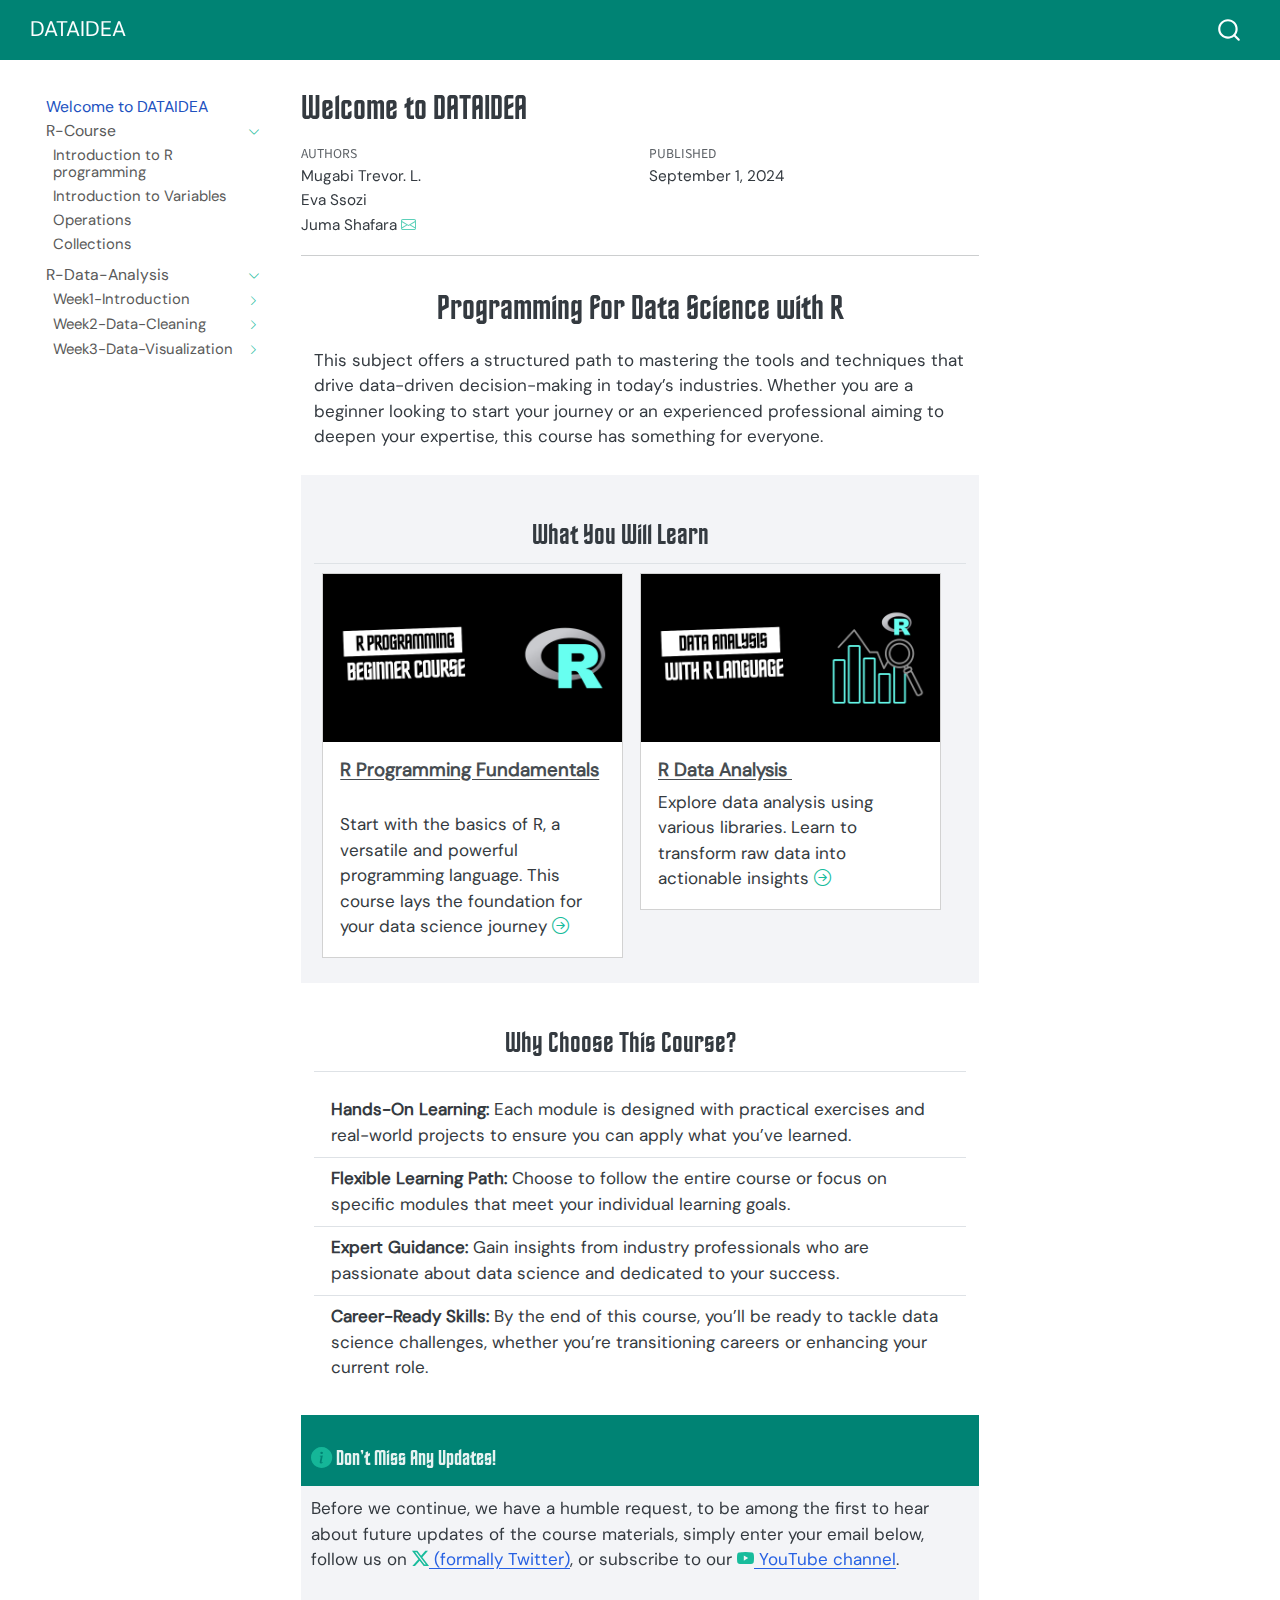
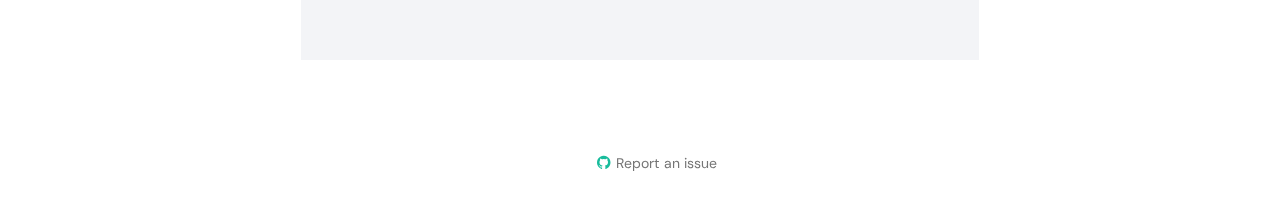
<file: index.html>
<!DOCTYPE html>
<html xmlns="http://www.w3.org/1999/xhtml" lang="en" xml:lang="en"><head>

<meta charset="utf-8">
<meta name="generator" content="quarto-1.5.57">

<meta name="viewport" content="width=device-width, initial-scale=1.0, user-scalable=yes">

<meta name="author" content="Mugabi Trevor. L.">
<meta name="author" content="Eva Ssozi">
<meta name="author" content="Juma Shafara">
<meta name="dcterms.date" content="2024-09-01">
<meta name="keywords" content="data science, data analysis, programming, dataidea">
<meta name="description" content="Programming for Data Science is a subject we’ve designed to explore the various programming components of data science.">

<title>Welcome to DATAIDEA – DATAIDEA</title>
<style>
code{white-space: pre-wrap;}
span.smallcaps{font-variant: small-caps;}
div.columns{display: flex; gap: min(4vw, 1.5em);}
div.column{flex: auto; overflow-x: auto;}
div.hanging-indent{margin-left: 1.5em; text-indent: -1.5em;}
ul.task-list{list-style: none;}
ul.task-list li input[type="checkbox"] {
  width: 0.8em;
  margin: 0 0.8em 0.2em -1em; /* quarto-specific, see https://github.com/quarto-dev/quarto-cli/issues/4556 */ 
  vertical-align: middle;
}
</style>


<script src="site_libs/quarto-nav/quarto-nav.js"></script>
<script src="site_libs/quarto-nav/headroom.min.js"></script>
<script src="site_libs/clipboard/clipboard.min.js"></script>
<script src="site_libs/quarto-search/autocomplete.umd.js"></script>
<script src="site_libs/quarto-search/fuse.min.js"></script>
<script src="site_libs/quarto-search/quarto-search.js"></script>
<meta name="quarto:offset" content="./">
<script src="site_libs/quarto-html/quarto.js"></script>
<script src="site_libs/quarto-html/popper.min.js"></script>
<script src="site_libs/quarto-html/tippy.umd.min.js"></script>
<script src="site_libs/quarto-html/anchor.min.js"></script>
<link href="site_libs/quarto-html/tippy.css" rel="stylesheet">
<link href="site_libs/quarto-html/quarto-syntax-highlighting.css" rel="stylesheet" id="quarto-text-highlighting-styles">
<script src="site_libs/bootstrap/bootstrap.min.js"></script>
<link href="site_libs/bootstrap/bootstrap-icons.css" rel="stylesheet">
<link href="site_libs/bootstrap/bootstrap.min.css" rel="stylesheet" id="quarto-bootstrap" data-mode="light">
<script id="quarto-search-options" type="application/json">{
  "location": "navbar",
  "copy-button": false,
  "collapse-after": 3,
  "panel-placement": "end",
  "type": "overlay",
  "limit": 50,
  "keyboard-shortcut": [
    "f",
    "/",
    "s"
  ],
  "show-item-context": false,
  "language": {
    "search-no-results-text": "No results",
    "search-matching-documents-text": "matching documents",
    "search-copy-link-title": "Copy link to search",
    "search-hide-matches-text": "Hide additional matches",
    "search-more-match-text": "more match in this document",
    "search-more-matches-text": "more matches in this document",
    "search-clear-button-title": "Clear",
    "search-text-placeholder": "",
    "search-detached-cancel-button-title": "Cancel",
    "search-submit-button-title": "Submit",
    "search-label": "Search"
  }
}</script>


<link rel="stylesheet" href="styles.css">
<meta property="og:title" content="Welcome to DATAIDEA – DATAIDEA">
<meta property="og:description" content="Programming for Data Science is a subject we’ve designed to explore the various programming components of data science.">
<meta property="og:site_name" content="DATAIDEA">
<meta name="twitter:title" content="Welcome to DATAIDEA – DATAIDEA">
<meta name="twitter:description" content="Programming for Data Science is a subject we’ve designed to explore the various programming components of data science.">
<meta name="twitter:card" content="summary">
</head>

<body class="nav-sidebar floating nav-fixed">

<div id="quarto-search-results"></div>
  <header id="quarto-header" class="headroom fixed-top">
    <nav class="navbar navbar-expand-lg " data-bs-theme="dark">
      <div class="navbar-container container-fluid">
      <div class="navbar-brand-container mx-auto">
    <a class="navbar-brand" href="./index.html">
    <span class="navbar-title">DATAIDEA</span>
    </a>
  </div>
        <div class="quarto-navbar-tools tools-end">
</div>
          <div id="quarto-search" class="" title="Search"></div>
      </div> <!-- /container-fluid -->
    </nav>
  <nav class="quarto-secondary-nav">
    <div class="container-fluid d-flex">
      <button type="button" class="quarto-btn-toggle btn" data-bs-toggle="collapse" role="button" data-bs-target=".quarto-sidebar-collapse-item" aria-controls="quarto-sidebar" aria-expanded="false" aria-label="Toggle sidebar navigation" onclick="if (window.quartoToggleHeadroom) { window.quartoToggleHeadroom(); }">
        <i class="bi bi-layout-text-sidebar-reverse"></i>
      </button>
        <nav class="quarto-page-breadcrumbs" aria-label="breadcrumb"><ol class="breadcrumb"><li class="breadcrumb-item"><a href="./index.html">Welcome to DATAIDEA</a></li></ol></nav>
        <a class="flex-grow-1" role="navigation" data-bs-toggle="collapse" data-bs-target=".quarto-sidebar-collapse-item" aria-controls="quarto-sidebar" aria-expanded="false" aria-label="Toggle sidebar navigation" onclick="if (window.quartoToggleHeadroom) { window.quartoToggleHeadroom(); }">      
        </a>
    </div>
  </nav>
</header>
<!-- content -->
<div id="quarto-content" class="quarto-container page-columns page-rows-contents page-layout-article page-navbar">
<!-- sidebar -->
  <nav id="quarto-sidebar" class="sidebar collapse collapse-horizontal quarto-sidebar-collapse-item sidebar-navigation floating overflow-auto">
    <div class="sidebar-menu-container"> 
    <ul class="list-unstyled mt-1">
        <li class="sidebar-item">
  <div class="sidebar-item-container"> 
  <a href="./index.html" class="sidebar-item-text sidebar-link active">
 <span class="menu-text">Welcome to DATAIDEA</span></a>
  </div>
</li>
        <li class="sidebar-item sidebar-item-section">
      <div class="sidebar-item-container"> 
            <a class="sidebar-item-text sidebar-link text-start" data-bs-toggle="collapse" data-bs-target="#quarto-sidebar-section-1" role="navigation" aria-expanded="true">
 <span class="menu-text">R-Course</span></a>
          <a class="sidebar-item-toggle text-start" data-bs-toggle="collapse" data-bs-target="#quarto-sidebar-section-1" role="navigation" aria-expanded="true" aria-label="Toggle section">
            <i class="bi bi-chevron-right ms-2"></i>
          </a> 
      </div>
      <ul id="quarto-sidebar-section-1" class="collapse list-unstyled sidebar-section depth1 show">  
          <li class="sidebar-item">
  <div class="sidebar-item-container"> 
  <a href="./R-Course/r_overview.html" class="sidebar-item-text sidebar-link">
 <span class="menu-text">Introduction to R programming</span></a>
  </div>
</li>
          <li class="sidebar-item">
  <div class="sidebar-item-container"> 
  <a href="./R-Course/r_variables.html" class="sidebar-item-text sidebar-link">
 <span class="menu-text">Introduction to Variables</span></a>
  </div>
</li>
          <li class="sidebar-item">
  <div class="sidebar-item-container"> 
  <a href="./R-Course/r_operations.html" class="sidebar-item-text sidebar-link">
 <span class="menu-text">Operations</span></a>
  </div>
</li>
          <li class="sidebar-item">
  <div class="sidebar-item-container"> 
  <a href="./R-Course/r_collections.html" class="sidebar-item-text sidebar-link">
 <span class="menu-text">Collections</span></a>
  </div>
</li>
      </ul>
  </li>
        <li class="sidebar-item sidebar-item-section">
      <div class="sidebar-item-container"> 
            <a class="sidebar-item-text sidebar-link text-start" data-bs-toggle="collapse" data-bs-target="#quarto-sidebar-section-2" role="navigation" aria-expanded="true">
 <span class="menu-text">R-Data-Analysis</span></a>
          <a class="sidebar-item-toggle text-start" data-bs-toggle="collapse" data-bs-target="#quarto-sidebar-section-2" role="navigation" aria-expanded="true" aria-label="Toggle section">
            <i class="bi bi-chevron-right ms-2"></i>
          </a> 
      </div>
      <ul id="quarto-sidebar-section-2" class="collapse list-unstyled sidebar-section depth1 show">  
          <li class="sidebar-item sidebar-item-section">
      <div class="sidebar-item-container"> 
            <a class="sidebar-item-text sidebar-link text-start collapsed" data-bs-toggle="collapse" data-bs-target="#quarto-sidebar-section-3" role="navigation" aria-expanded="false">
 <span class="menu-text">Week1-Introduction</span></a>
          <a class="sidebar-item-toggle text-start collapsed" data-bs-toggle="collapse" data-bs-target="#quarto-sidebar-section-3" role="navigation" aria-expanded="false" aria-label="Toggle section">
            <i class="bi bi-chevron-right ms-2"></i>
          </a> 
      </div>
      <ul id="quarto-sidebar-section-3" class="collapse list-unstyled sidebar-section depth2 ">  
          <li class="sidebar-item">
  <div class="sidebar-item-container"> 
  <a href="./R-Data-Analysis/Week1-Introduction/1.1_r_crash_course.html" class="sidebar-item-text sidebar-link">
 <span class="menu-text">Base R Crash Course: Core Concepts</span></a>
  </div>
</li>
      </ul>
  </li>
          <li class="sidebar-item sidebar-item-section">
      <div class="sidebar-item-container"> 
            <a class="sidebar-item-text sidebar-link text-start collapsed" data-bs-toggle="collapse" data-bs-target="#quarto-sidebar-section-4" role="navigation" aria-expanded="false">
 <span class="menu-text">Week2-Data-Cleaning</span></a>
          <a class="sidebar-item-toggle text-start collapsed" data-bs-toggle="collapse" data-bs-target="#quarto-sidebar-section-4" role="navigation" aria-expanded="false" aria-label="Toggle section">
            <i class="bi bi-chevron-right ms-2"></i>
          </a> 
      </div>
      <ul id="quarto-sidebar-section-4" class="collapse list-unstyled sidebar-section depth2 ">  
          <li class="sidebar-item">
  <div class="sidebar-item-container"> 
  <a href="./R-Data-Analysis/Week2-Data-Cleaning/2.1_data_cleaning_crash_course.html" class="sidebar-item-text sidebar-link">
 <span class="menu-text">Data Cleaning Crash Course</span></a>
  </div>
</li>
      </ul>
  </li>
          <li class="sidebar-item sidebar-item-section">
      <div class="sidebar-item-container"> 
            <a class="sidebar-item-text sidebar-link text-start collapsed" data-bs-toggle="collapse" data-bs-target="#quarto-sidebar-section-5" role="navigation" aria-expanded="false">
 <span class="menu-text">Week3-Data-Visualization</span></a>
          <a class="sidebar-item-toggle text-start collapsed" data-bs-toggle="collapse" data-bs-target="#quarto-sidebar-section-5" role="navigation" aria-expanded="false" aria-label="Toggle section">
            <i class="bi bi-chevron-right ms-2"></i>
          </a> 
      </div>
      <ul id="quarto-sidebar-section-5" class="collapse list-unstyled sidebar-section depth2 ">  
          <li class="sidebar-item">
  <div class="sidebar-item-container"> 
  <a href="./R-Data-Analysis/Week3-Data-Visualization/3.1_data_visualization_crash_course.html" class="sidebar-item-text sidebar-link">
 <span class="menu-text">Data Visualization</span></a>
  </div>
</li>
      </ul>
  </li>
      </ul>
  </li>
    </ul>
    </div>
</nav>
<div id="quarto-sidebar-glass" class="quarto-sidebar-collapse-item" data-bs-toggle="collapse" data-bs-target=".quarto-sidebar-collapse-item"></div>
<!-- margin-sidebar -->
    <div id="quarto-margin-sidebar" class="sidebar margin-sidebar zindex-bottom">
        
    </div>
<!-- main -->
<main class="content" id="quarto-document-content">

<header id="title-block-header" class="quarto-title-block default">
<div class="quarto-title">
<h1 class="title">Welcome to DATAIDEA</h1>
</div>

<div>
  <div class="description">
    Programming for Data Science is a subject we’ve designed to explore the various programming components of data science.
  </div>
</div>


<div class="quarto-title-meta">

    <div>
    <div class="quarto-title-meta-heading">Authors</div>
    <div class="quarto-title-meta-contents">
             <p>Mugabi Trevor. L. </p>
             <p>Eva Ssozi </p>
             <p>Juma Shafara <a href="mailto:jumashafara0@gmail.com" class="quarto-title-author-email"><i class="bi bi-envelope"></i></a> </p>
          </div>
  </div>
    
    <div>
    <div class="quarto-title-meta-heading">Published</div>
    <div class="quarto-title-meta-contents">
      <p class="date">September 1, 2024</p>
    </div>
  </div>
  
    
  </div>
  

<div>
  <div class="keywords">
    <div class="block-title">Keywords</div>
    <p>data science, data analysis, programming, dataidea</p>
  </div>
</div>

</header>


<!-- WARNING: THIS FILE WAS AUTOGENERATED! DO NOT EDIT! -->
<!-- Introduction Section -->
<section class="py-2 pt-0">
<hr>
<div class="container">
<h1 class="text-center border-bottom-1">
Programming for Data Science with R
</h1>
<!-- <p class="text-center">A comprehensive and dynamic course designed to equip you with the skills to thrive in data science using the R Language.</p> -->
<div class="row">
<!-- <div class="col-md-6">
<img src="./assets/data_science.jpg" alt="Data Science Overview" class="img-fluid">
</div> -->
<div class="col-md-6">
<p>
This subject offers a structured path to mastering the tools and techniques that drive data-driven decision-making in today’s industries. Whether you are a beginner looking to start your journey or an experienced professional aiming to deepen your expertise, this course has something for everyone.
</p>
</div>
</div>
</div>
</section>
<!-- Course Modules Section -->
<section class="pt-2" style="background: #f3f4f7;">
<div class="container">
<h2 class="text-center mb-2 anchored">
What You Will Learn
</h2>
<div class="d-md-flex">
<a href="https://r.dataidea.org/R-Course/01_R_Overview.html" class="mx-2 text-decoration-none">
<div class="card mb-4">
<img src="./assets/r_programming.jpg" class="card-img-top" alt="R Programming Fundamentals">
<div class="card-body">
<h5 class="card-title fw-bold text-decoration-underline anchored">
R Programming Fundamentals
</h5>
<p class="card-text">
Start with the basics of R, a versatile and powerful programming language. This course lays the foundation for your data science journey <i class="bi bi-arrow-right-circle"></i>
</p>
</div>
</div>
</a> <a href="https://science.dataidea.org/R-Data-Analysis/outline.html" class="mx-2 text-decoration-none">
<div class="card mb-4">
<img src="./assets/r_data_analysis.jpg" class="card-img-top" alt="Data Analysis">
<div class="card-body">
<h5 class="card-title fw-bold text-decoration-underline anchored">
R Data Analysis
</h5>
<p class="card-text">
Explore data analysis using various libraries. Learn to transform raw data into actionable insights <i class="bi bi-arrow-right-circle"></i>
</p>
</div>
</div>
</a><p><a href="https://science.dataidea.org/R-Data-Analysis/outline.html" class="mx-2 text-decoration-none"></a></p>
</div>
<div class="d-md-flex">
<!-- <a href="https://science.dataidea.org/Python-Data-Analysis/Week4-ML-Intro/41_overview_of_machine_learning.html" class="mx-2 text-decoration-none">
<div class="card mb-4">
<img src="./assets/python_machine_learning.jpg" class="card-img-top" alt="Machine Learning">
<div class="card-body">
<h5 class="card-title fw-bold text-decoration-underline">Machine Learning (Python)</h5>
<p class="card-text">Discover the principles of machine learning and gain hands-on experience in building and optimizing models <i class="bi bi-arrow-right-circle"></i></p>
</div>
</div>
</a> -->
<!-- <a href="https://science.dataidea.org/Pytorch-Deep-Learning/outline.html" class="mx-2 text-decoration-none">
<div class="card mb-4">
<img src="./assets/pytorch_deep_learning.jpg" class="card-img-top" alt="Deep Learning with PyTorch">
<div class="card-body">
<h5 class="card-title fw-bold text-decoration-underline">PyTorch Deep Learning</h5>
<p class="card-text">Dive deep into neural networks and learn to build advanced models using PyTorch <i class="bi bi-arrow-right-circle"></i></p>
</div>
</div>
</a> -->
</div>
</div>
</section>
<!-- Why Choose Us Section -->
<section class="pt-2 pb-4">
<div class="container">
<h2 class="text-center anchored">
Why Choose This Course?
</h2>
<ul class="list-group list-group-flush">
<li class="list-group-item">
<strong>Hands-On Learning:</strong> Each module is designed with practical exercises and real-world projects to ensure you can apply what you’ve learned.
</li>
<li class="list-group-item">
<strong>Flexible Learning Path:</strong> Choose to follow the entire course or focus on specific modules that meet your individual learning goals.
</li>
<li class="list-group-item">
<strong>Expert Guidance:</strong> Gain insights from industry professionals who are passionate about data science and dedicated to your success.
</li>
<li class="list-group-item">
<strong>Career-Ready Skills:</strong> By the end of this course, you’ll be ready to tackle data science challenges, whether you’re transitioning careers or enhancing your current role.
</li>
</ul>
</div>
</section>
<!-- Newsletter -->
<div class="newsletter">
<div class="newsletter-heading">
<h4 class="anchored">
<i class="bi bi-info-circle-fill"></i> Don’t Miss Any Updates!
</h4>
</div>
<div class="newsletter-body">
<p>
Before we continue, we have a humble request, to be among the first to hear about future updates of the course materials, simply enter your email below, follow us on <a href="https://x.com/dataideaorg"><i class="bi bi-twitter-x"></i> (formally Twitter)</a>, or subscribe to our <a href="https://www.youtube.com/@dataideaorg"><i class="bi bi-youtube"></i> YouTube channel</a>.
</p>
<iframe class="newsletter-frame" src="https://embeds.beehiiv.com/5fc7c425-9c7e-4e08-a514-ad6c22beee74?slim=true" data-test-id="beehiiv-embed" height="52" frameborder="0" scrolling="no">
</iframe>
</div>
</div>



</main> <!-- /main -->
<script id="quarto-html-after-body" type="application/javascript">
window.document.addEventListener("DOMContentLoaded", function (event) {
  const toggleBodyColorMode = (bsSheetEl) => {
    const mode = bsSheetEl.getAttribute("data-mode");
    const bodyEl = window.document.querySelector("body");
    if (mode === "dark") {
      bodyEl.classList.add("quarto-dark");
      bodyEl.classList.remove("quarto-light");
    } else {
      bodyEl.classList.add("quarto-light");
      bodyEl.classList.remove("quarto-dark");
    }
  }
  const toggleBodyColorPrimary = () => {
    const bsSheetEl = window.document.querySelector("link#quarto-bootstrap");
    if (bsSheetEl) {
      toggleBodyColorMode(bsSheetEl);
    }
  }
  toggleBodyColorPrimary();  
  const icon = "";
  const anchorJS = new window.AnchorJS();
  anchorJS.options = {
    placement: 'right',
    icon: icon
  };
  anchorJS.add('.anchored');
  const isCodeAnnotation = (el) => {
    for (const clz of el.classList) {
      if (clz.startsWith('code-annotation-')) {                     
        return true;
      }
    }
    return false;
  }
  const onCopySuccess = function(e) {
    // button target
    const button = e.trigger;
    // don't keep focus
    button.blur();
    // flash "checked"
    button.classList.add('code-copy-button-checked');
    var currentTitle = button.getAttribute("title");
    button.setAttribute("title", "Copied!");
    let tooltip;
    if (window.bootstrap) {
      button.setAttribute("data-bs-toggle", "tooltip");
      button.setAttribute("data-bs-placement", "left");
      button.setAttribute("data-bs-title", "Copied!");
      tooltip = new bootstrap.Tooltip(button, 
        { trigger: "manual", 
          customClass: "code-copy-button-tooltip",
          offset: [0, -8]});
      tooltip.show();    
    }
    setTimeout(function() {
      if (tooltip) {
        tooltip.hide();
        button.removeAttribute("data-bs-title");
        button.removeAttribute("data-bs-toggle");
        button.removeAttribute("data-bs-placement");
      }
      button.setAttribute("title", currentTitle);
      button.classList.remove('code-copy-button-checked');
    }, 1000);
    // clear code selection
    e.clearSelection();
  }
  const getTextToCopy = function(trigger) {
      const codeEl = trigger.previousElementSibling.cloneNode(true);
      for (const childEl of codeEl.children) {
        if (isCodeAnnotation(childEl)) {
          childEl.remove();
        }
      }
      return codeEl.innerText;
  }
  const clipboard = new window.ClipboardJS('.code-copy-button:not([data-in-quarto-modal])', {
    text: getTextToCopy
  });
  clipboard.on('success', onCopySuccess);
  if (window.document.getElementById('quarto-embedded-source-code-modal')) {
    // For code content inside modals, clipBoardJS needs to be initialized with a container option
    // TODO: Check when it could be a function (https://github.com/zenorocha/clipboard.js/issues/860)
    const clipboardModal = new window.ClipboardJS('.code-copy-button[data-in-quarto-modal]', {
      text: getTextToCopy,
      container: window.document.getElementById('quarto-embedded-source-code-modal')
    });
    clipboardModal.on('success', onCopySuccess);
  }
    var localhostRegex = new RegExp(/^(?:http|https):\/\/localhost\:?[0-9]*\//);
    var mailtoRegex = new RegExp(/^mailto:/);
      var filterRegex = new RegExp("https:\/\/dataideaorg\.github\.io\/dataidea-R");
    var isInternal = (href) => {
        return filterRegex.test(href) || localhostRegex.test(href) || mailtoRegex.test(href);
    }
    // Inspect non-navigation links and adorn them if external
 	var links = window.document.querySelectorAll('a[href]:not(.nav-link):not(.navbar-brand):not(.toc-action):not(.sidebar-link):not(.sidebar-item-toggle):not(.pagination-link):not(.no-external):not([aria-hidden]):not(.dropdown-item):not(.quarto-navigation-tool):not(.about-link)');
    for (var i=0; i<links.length; i++) {
      const link = links[i];
      if (!isInternal(link.href)) {
        // undo the damage that might have been done by quarto-nav.js in the case of
        // links that we want to consider external
        if (link.dataset.originalHref !== undefined) {
          link.href = link.dataset.originalHref;
        }
      }
    }
  function tippyHover(el, contentFn, onTriggerFn, onUntriggerFn) {
    const config = {
      allowHTML: true,
      maxWidth: 500,
      delay: 100,
      arrow: false,
      appendTo: function(el) {
          return el.parentElement;
      },
      interactive: true,
      interactiveBorder: 10,
      theme: 'quarto',
      placement: 'bottom-start',
    };
    if (contentFn) {
      config.content = contentFn;
    }
    if (onTriggerFn) {
      config.onTrigger = onTriggerFn;
    }
    if (onUntriggerFn) {
      config.onUntrigger = onUntriggerFn;
    }
    window.tippy(el, config); 
  }
  const noterefs = window.document.querySelectorAll('a[role="doc-noteref"]');
  for (var i=0; i<noterefs.length; i++) {
    const ref = noterefs[i];
    tippyHover(ref, function() {
      // use id or data attribute instead here
      let href = ref.getAttribute('data-footnote-href') || ref.getAttribute('href');
      try { href = new URL(href).hash; } catch {}
      const id = href.replace(/^#\/?/, "");
      const note = window.document.getElementById(id);
      if (note) {
        return note.innerHTML;
      } else {
        return "";
      }
    });
  }
  const xrefs = window.document.querySelectorAll('a.quarto-xref');
  const processXRef = (id, note) => {
    // Strip column container classes
    const stripColumnClz = (el) => {
      el.classList.remove("page-full", "page-columns");
      if (el.children) {
        for (const child of el.children) {
          stripColumnClz(child);
        }
      }
    }
    stripColumnClz(note)
    if (id === null || id.startsWith('sec-')) {
      // Special case sections, only their first couple elements
      const container = document.createElement("div");
      if (note.children && note.children.length > 2) {
        container.appendChild(note.children[0].cloneNode(true));
        for (let i = 1; i < note.children.length; i++) {
          const child = note.children[i];
          if (child.tagName === "P" && child.innerText === "") {
            continue;
          } else {
            container.appendChild(child.cloneNode(true));
            break;
          }
        }
        if (window.Quarto?.typesetMath) {
          window.Quarto.typesetMath(container);
        }
        return container.innerHTML
      } else {
        if (window.Quarto?.typesetMath) {
          window.Quarto.typesetMath(note);
        }
        return note.innerHTML;
      }
    } else {
      // Remove any anchor links if they are present
      const anchorLink = note.querySelector('a.anchorjs-link');
      if (anchorLink) {
        anchorLink.remove();
      }
      if (window.Quarto?.typesetMath) {
        window.Quarto.typesetMath(note);
      }
      // TODO in 1.5, we should make sure this works without a callout special case
      if (note.classList.contains("callout")) {
        return note.outerHTML;
      } else {
        return note.innerHTML;
      }
    }
  }
  for (var i=0; i<xrefs.length; i++) {
    const xref = xrefs[i];
    tippyHover(xref, undefined, function(instance) {
      instance.disable();
      let url = xref.getAttribute('href');
      let hash = undefined; 
      if (url.startsWith('#')) {
        hash = url;
      } else {
        try { hash = new URL(url).hash; } catch {}
      }
      if (hash) {
        const id = hash.replace(/^#\/?/, "");
        const note = window.document.getElementById(id);
        if (note !== null) {
          try {
            const html = processXRef(id, note.cloneNode(true));
            instance.setContent(html);
          } finally {
            instance.enable();
            instance.show();
          }
        } else {
          // See if we can fetch this
          fetch(url.split('#')[0])
          .then(res => res.text())
          .then(html => {
            const parser = new DOMParser();
            const htmlDoc = parser.parseFromString(html, "text/html");
            const note = htmlDoc.getElementById(id);
            if (note !== null) {
              const html = processXRef(id, note);
              instance.setContent(html);
            } 
          }).finally(() => {
            instance.enable();
            instance.show();
          });
        }
      } else {
        // See if we can fetch a full url (with no hash to target)
        // This is a special case and we should probably do some content thinning / targeting
        fetch(url)
        .then(res => res.text())
        .then(html => {
          const parser = new DOMParser();
          const htmlDoc = parser.parseFromString(html, "text/html");
          const note = htmlDoc.querySelector('main.content');
          if (note !== null) {
            // This should only happen for chapter cross references
            // (since there is no id in the URL)
            // remove the first header
            if (note.children.length > 0 && note.children[0].tagName === "HEADER") {
              note.children[0].remove();
            }
            const html = processXRef(null, note);
            instance.setContent(html);
          } 
        }).finally(() => {
          instance.enable();
          instance.show();
        });
      }
    }, function(instance) {
    });
  }
      let selectedAnnoteEl;
      const selectorForAnnotation = ( cell, annotation) => {
        let cellAttr = 'data-code-cell="' + cell + '"';
        let lineAttr = 'data-code-annotation="' +  annotation + '"';
        const selector = 'span[' + cellAttr + '][' + lineAttr + ']';
        return selector;
      }
      const selectCodeLines = (annoteEl) => {
        const doc = window.document;
        const targetCell = annoteEl.getAttribute("data-target-cell");
        const targetAnnotation = annoteEl.getAttribute("data-target-annotation");
        const annoteSpan = window.document.querySelector(selectorForAnnotation(targetCell, targetAnnotation));
        const lines = annoteSpan.getAttribute("data-code-lines").split(",");
        const lineIds = lines.map((line) => {
          return targetCell + "-" + line;
        })
        let top = null;
        let height = null;
        let parent = null;
        if (lineIds.length > 0) {
            //compute the position of the single el (top and bottom and make a div)
            const el = window.document.getElementById(lineIds[0]);
            top = el.offsetTop;
            height = el.offsetHeight;
            parent = el.parentElement.parentElement;
          if (lineIds.length > 1) {
            const lastEl = window.document.getElementById(lineIds[lineIds.length - 1]);
            const bottom = lastEl.offsetTop + lastEl.offsetHeight;
            height = bottom - top;
          }
          if (top !== null && height !== null && parent !== null) {
            // cook up a div (if necessary) and position it 
            let div = window.document.getElementById("code-annotation-line-highlight");
            if (div === null) {
              div = window.document.createElement("div");
              div.setAttribute("id", "code-annotation-line-highlight");
              div.style.position = 'absolute';
              parent.appendChild(div);
            }
            div.style.top = top - 2 + "px";
            div.style.height = height + 4 + "px";
            div.style.left = 0;
            let gutterDiv = window.document.getElementById("code-annotation-line-highlight-gutter");
            if (gutterDiv === null) {
              gutterDiv = window.document.createElement("div");
              gutterDiv.setAttribute("id", "code-annotation-line-highlight-gutter");
              gutterDiv.style.position = 'absolute';
              const codeCell = window.document.getElementById(targetCell);
              const gutter = codeCell.querySelector('.code-annotation-gutter');
              gutter.appendChild(gutterDiv);
            }
            gutterDiv.style.top = top - 2 + "px";
            gutterDiv.style.height = height + 4 + "px";
          }
          selectedAnnoteEl = annoteEl;
        }
      };
      const unselectCodeLines = () => {
        const elementsIds = ["code-annotation-line-highlight", "code-annotation-line-highlight-gutter"];
        elementsIds.forEach((elId) => {
          const div = window.document.getElementById(elId);
          if (div) {
            div.remove();
          }
        });
        selectedAnnoteEl = undefined;
      };
        // Handle positioning of the toggle
    window.addEventListener(
      "resize",
      throttle(() => {
        elRect = undefined;
        if (selectedAnnoteEl) {
          selectCodeLines(selectedAnnoteEl);
        }
      }, 10)
    );
    function throttle(fn, ms) {
    let throttle = false;
    let timer;
      return (...args) => {
        if(!throttle) { // first call gets through
            fn.apply(this, args);
            throttle = true;
        } else { // all the others get throttled
            if(timer) clearTimeout(timer); // cancel #2
            timer = setTimeout(() => {
              fn.apply(this, args);
              timer = throttle = false;
            }, ms);
        }
      };
    }
      // Attach click handler to the DT
      const annoteDls = window.document.querySelectorAll('dt[data-target-cell]');
      for (const annoteDlNode of annoteDls) {
        annoteDlNode.addEventListener('click', (event) => {
          const clickedEl = event.target;
          if (clickedEl !== selectedAnnoteEl) {
            unselectCodeLines();
            const activeEl = window.document.querySelector('dt[data-target-cell].code-annotation-active');
            if (activeEl) {
              activeEl.classList.remove('code-annotation-active');
            }
            selectCodeLines(clickedEl);
            clickedEl.classList.add('code-annotation-active');
          } else {
            // Unselect the line
            unselectCodeLines();
            clickedEl.classList.remove('code-annotation-active');
          }
        });
      }
  const findCites = (el) => {
    const parentEl = el.parentElement;
    if (parentEl) {
      const cites = parentEl.dataset.cites;
      if (cites) {
        return {
          el,
          cites: cites.split(' ')
        };
      } else {
        return findCites(el.parentElement)
      }
    } else {
      return undefined;
    }
  };
  var bibliorefs = window.document.querySelectorAll('a[role="doc-biblioref"]');
  for (var i=0; i<bibliorefs.length; i++) {
    const ref = bibliorefs[i];
    const citeInfo = findCites(ref);
    if (citeInfo) {
      tippyHover(citeInfo.el, function() {
        var popup = window.document.createElement('div');
        citeInfo.cites.forEach(function(cite) {
          var citeDiv = window.document.createElement('div');
          citeDiv.classList.add('hanging-indent');
          citeDiv.classList.add('csl-entry');
          var biblioDiv = window.document.getElementById('ref-' + cite);
          if (biblioDiv) {
            citeDiv.innerHTML = biblioDiv.innerHTML;
          }
          popup.appendChild(citeDiv);
        });
        return popup.innerHTML;
      });
    }
  }
});
</script>
</div> <!-- /content -->




<footer class="footer"><div class="nav-footer"><div class="nav-footer-center"><div class="toc-actions"><ul><li><a href="https://github.com/dataideaorg/dataidea-R/issues/new" class="toc-action"><i class="bi bi-github"></i>Report an issue</a></li></ul></div></div></div></footer></body></html>
</file>
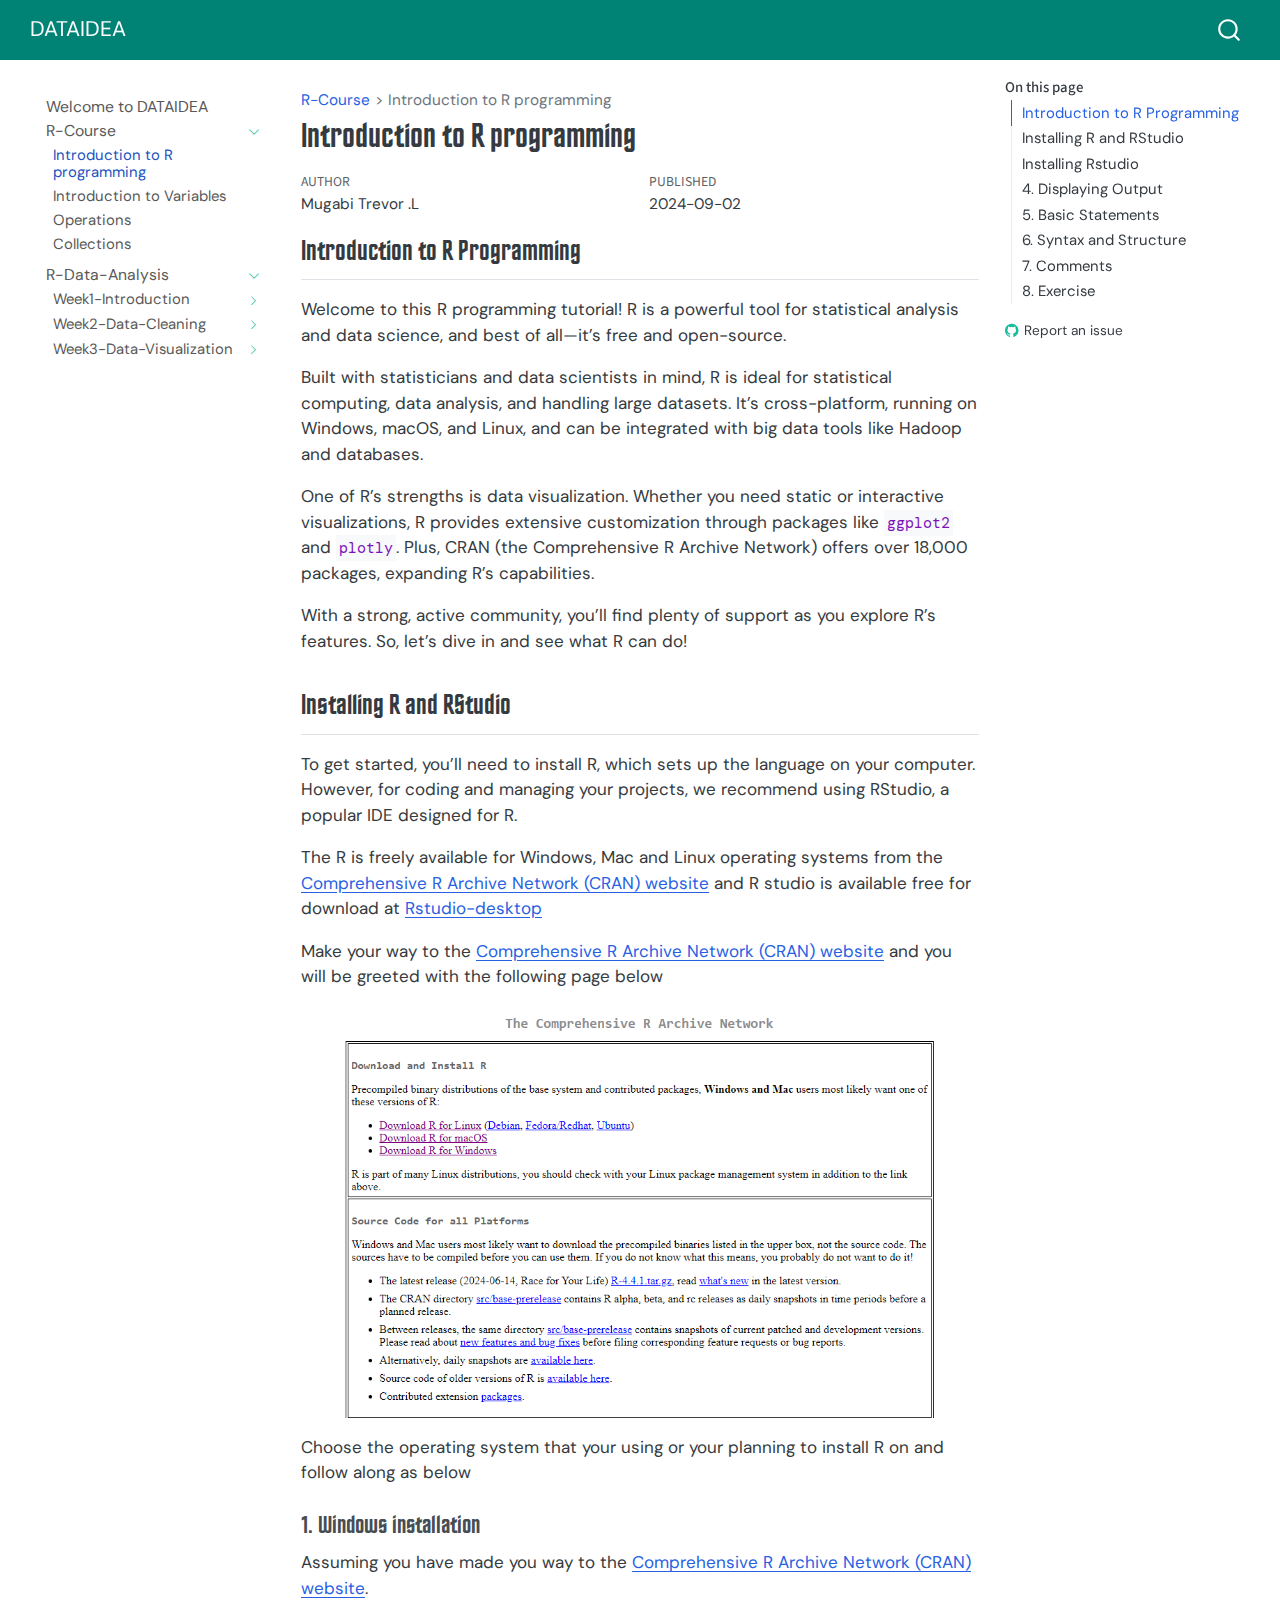
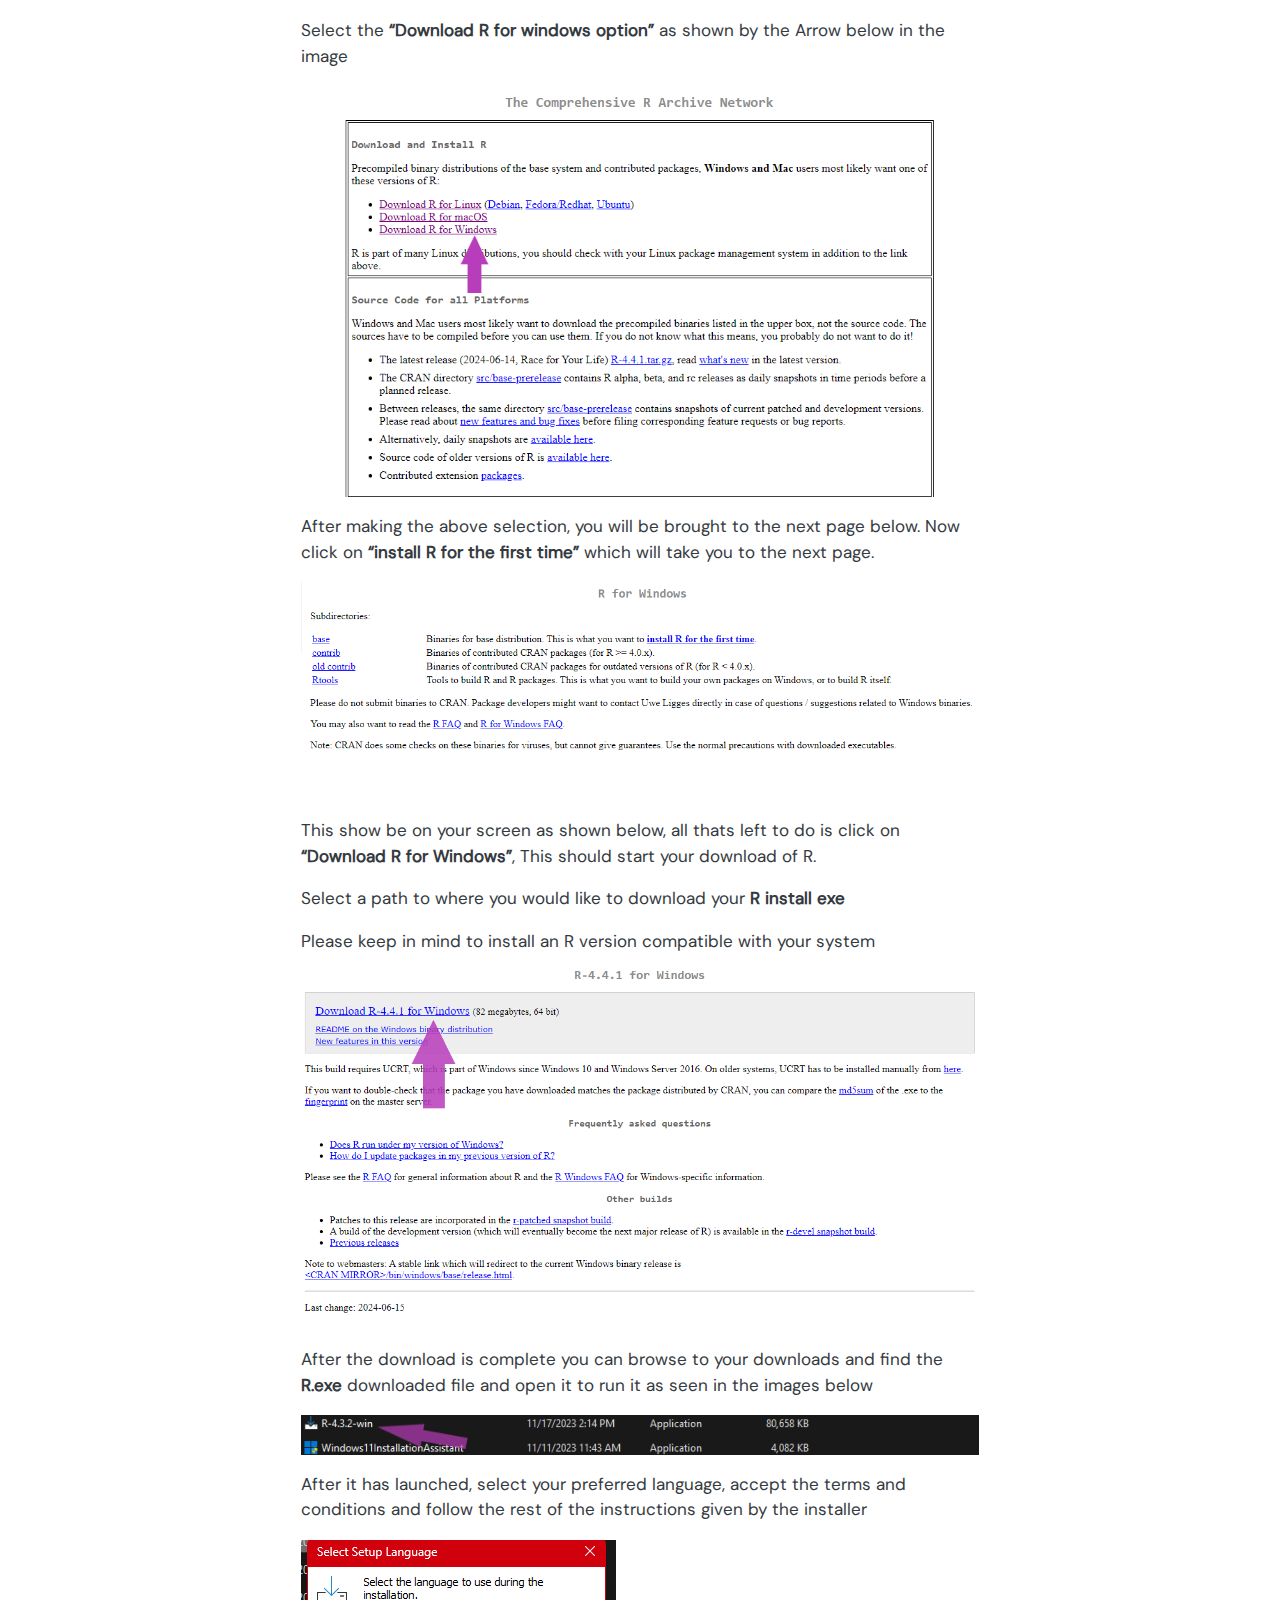
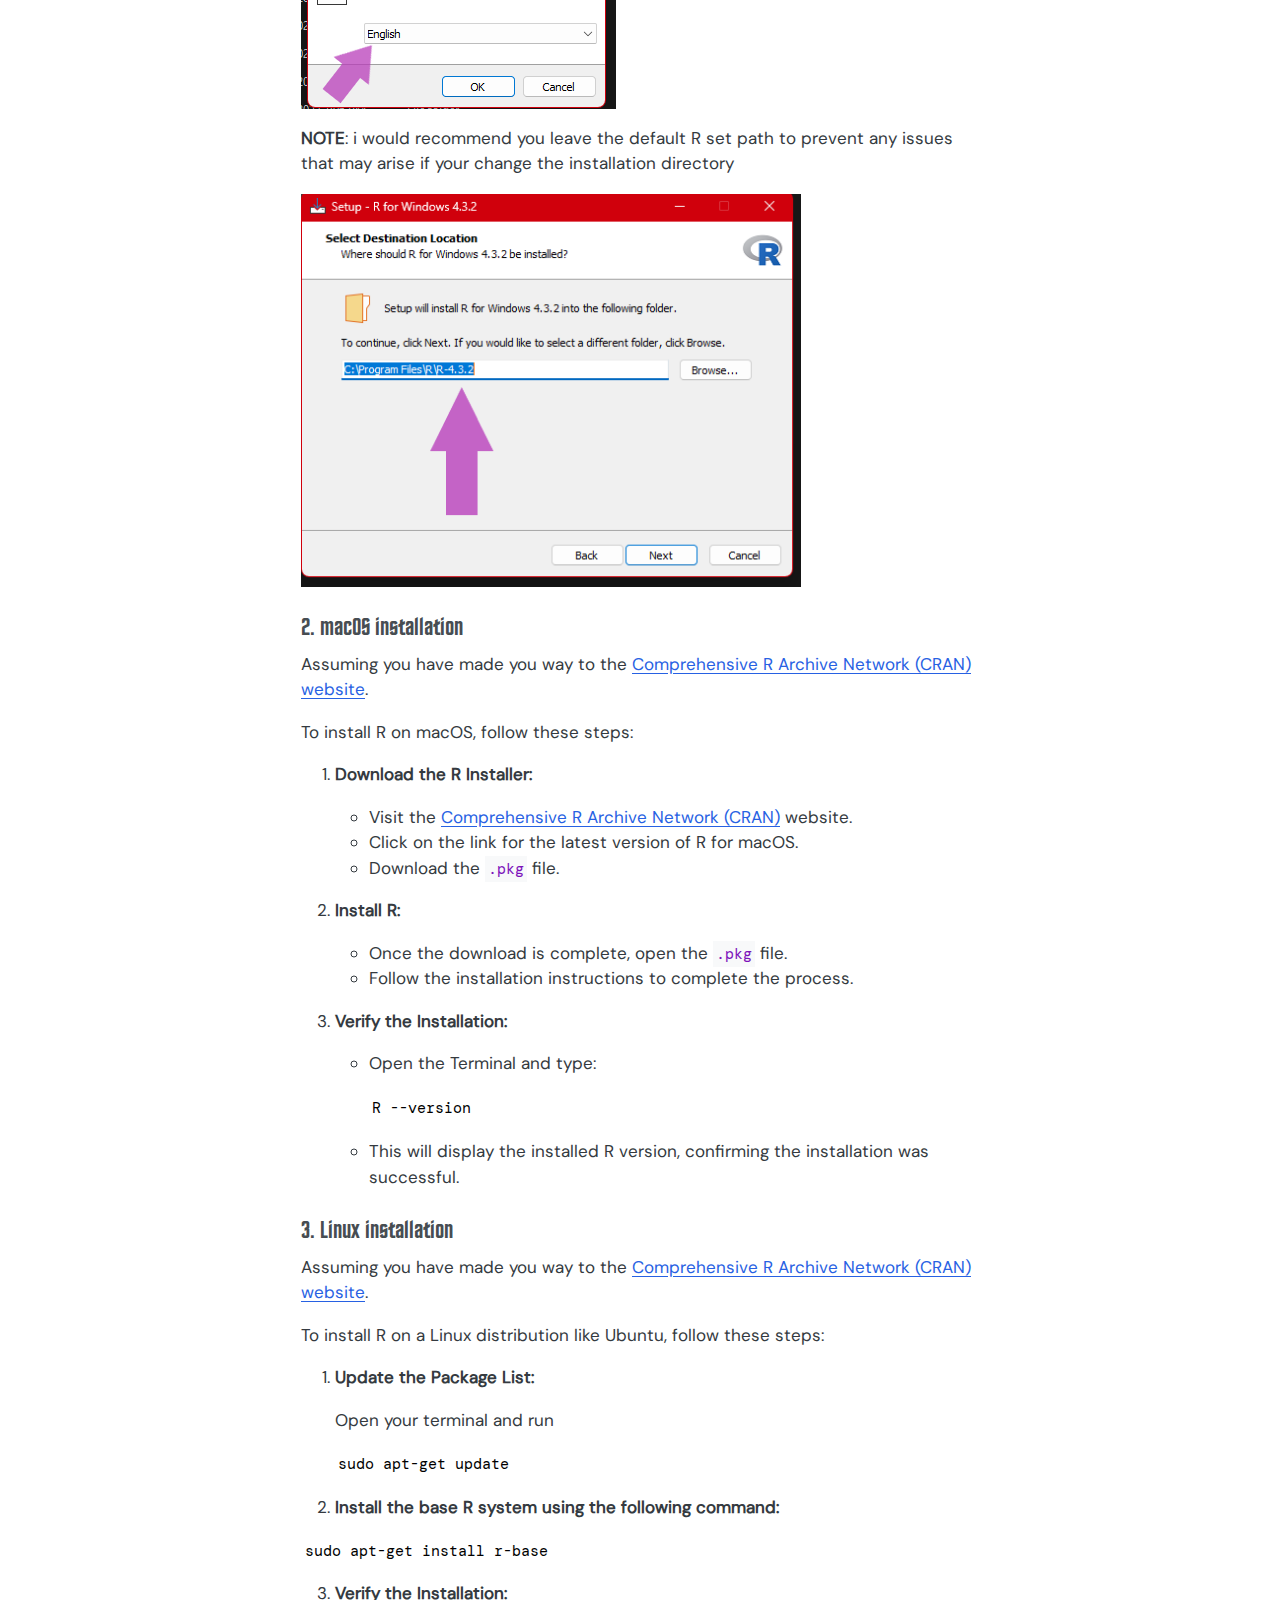
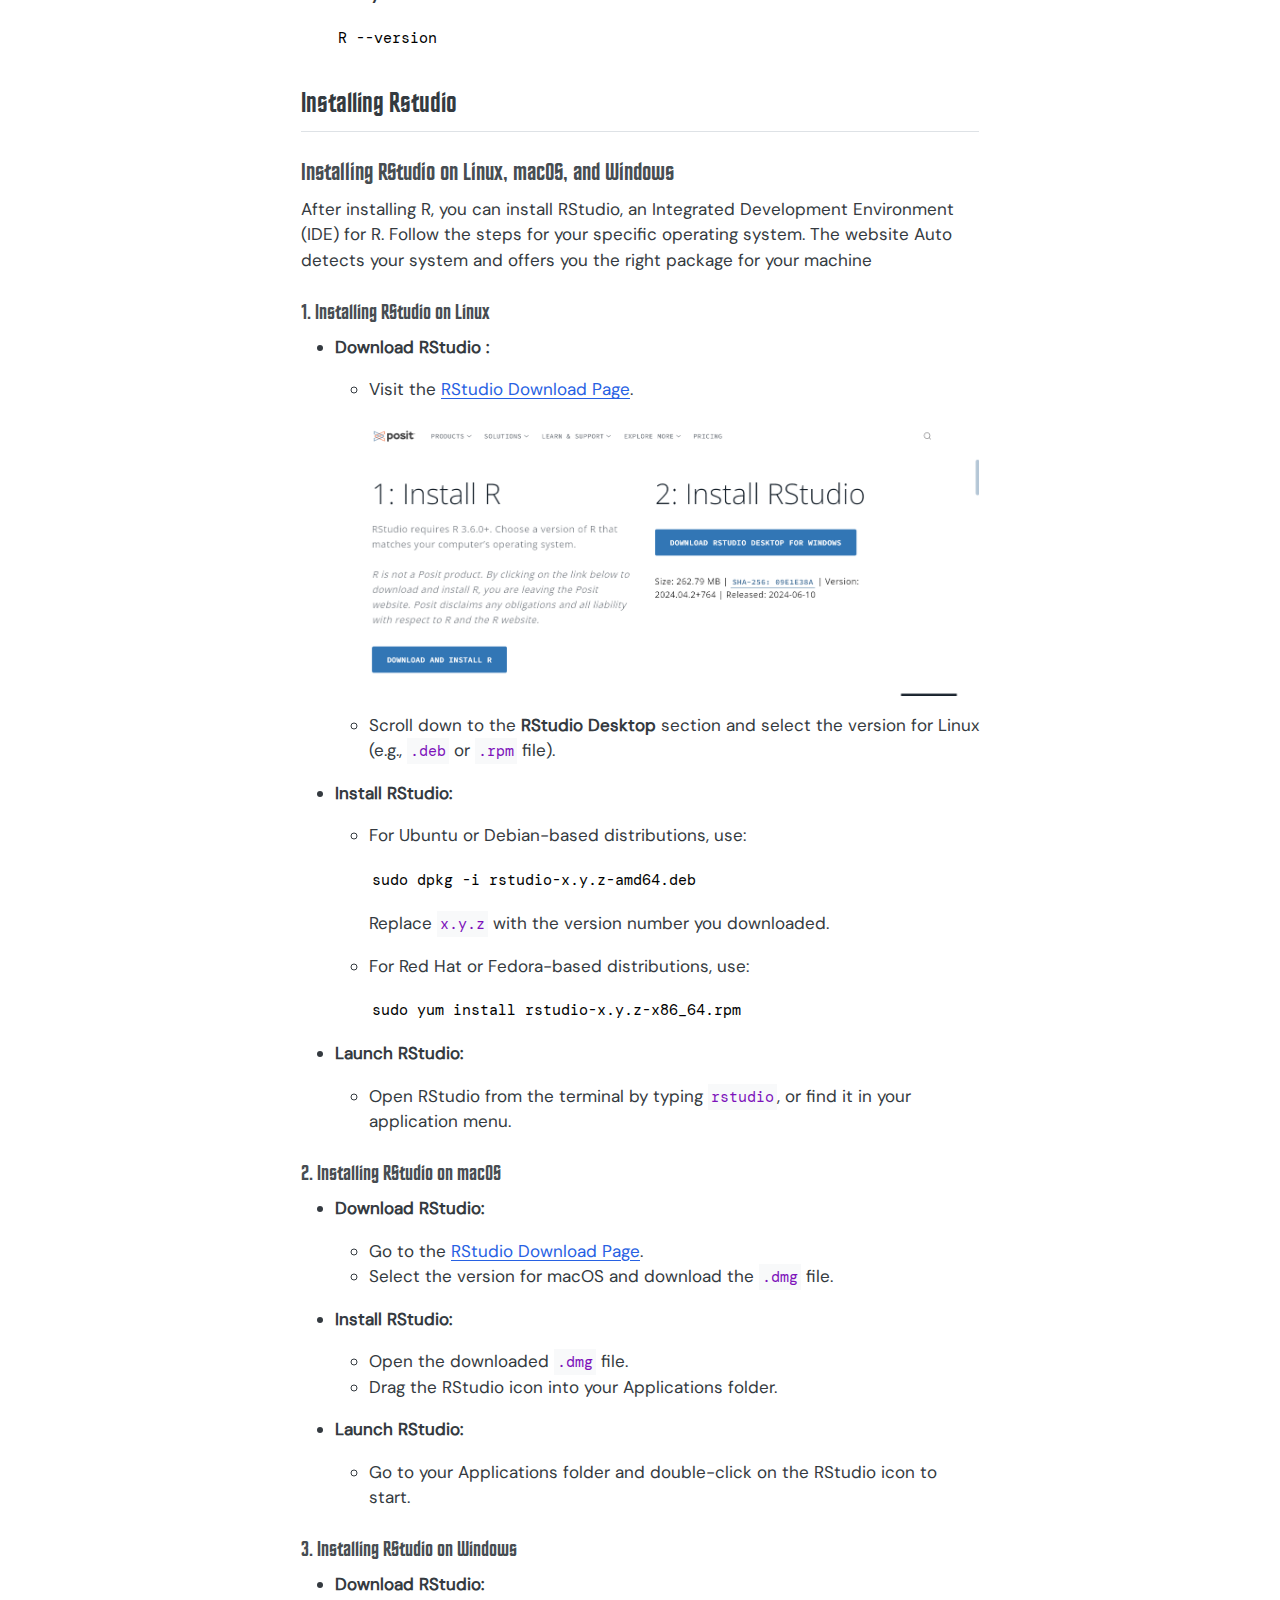
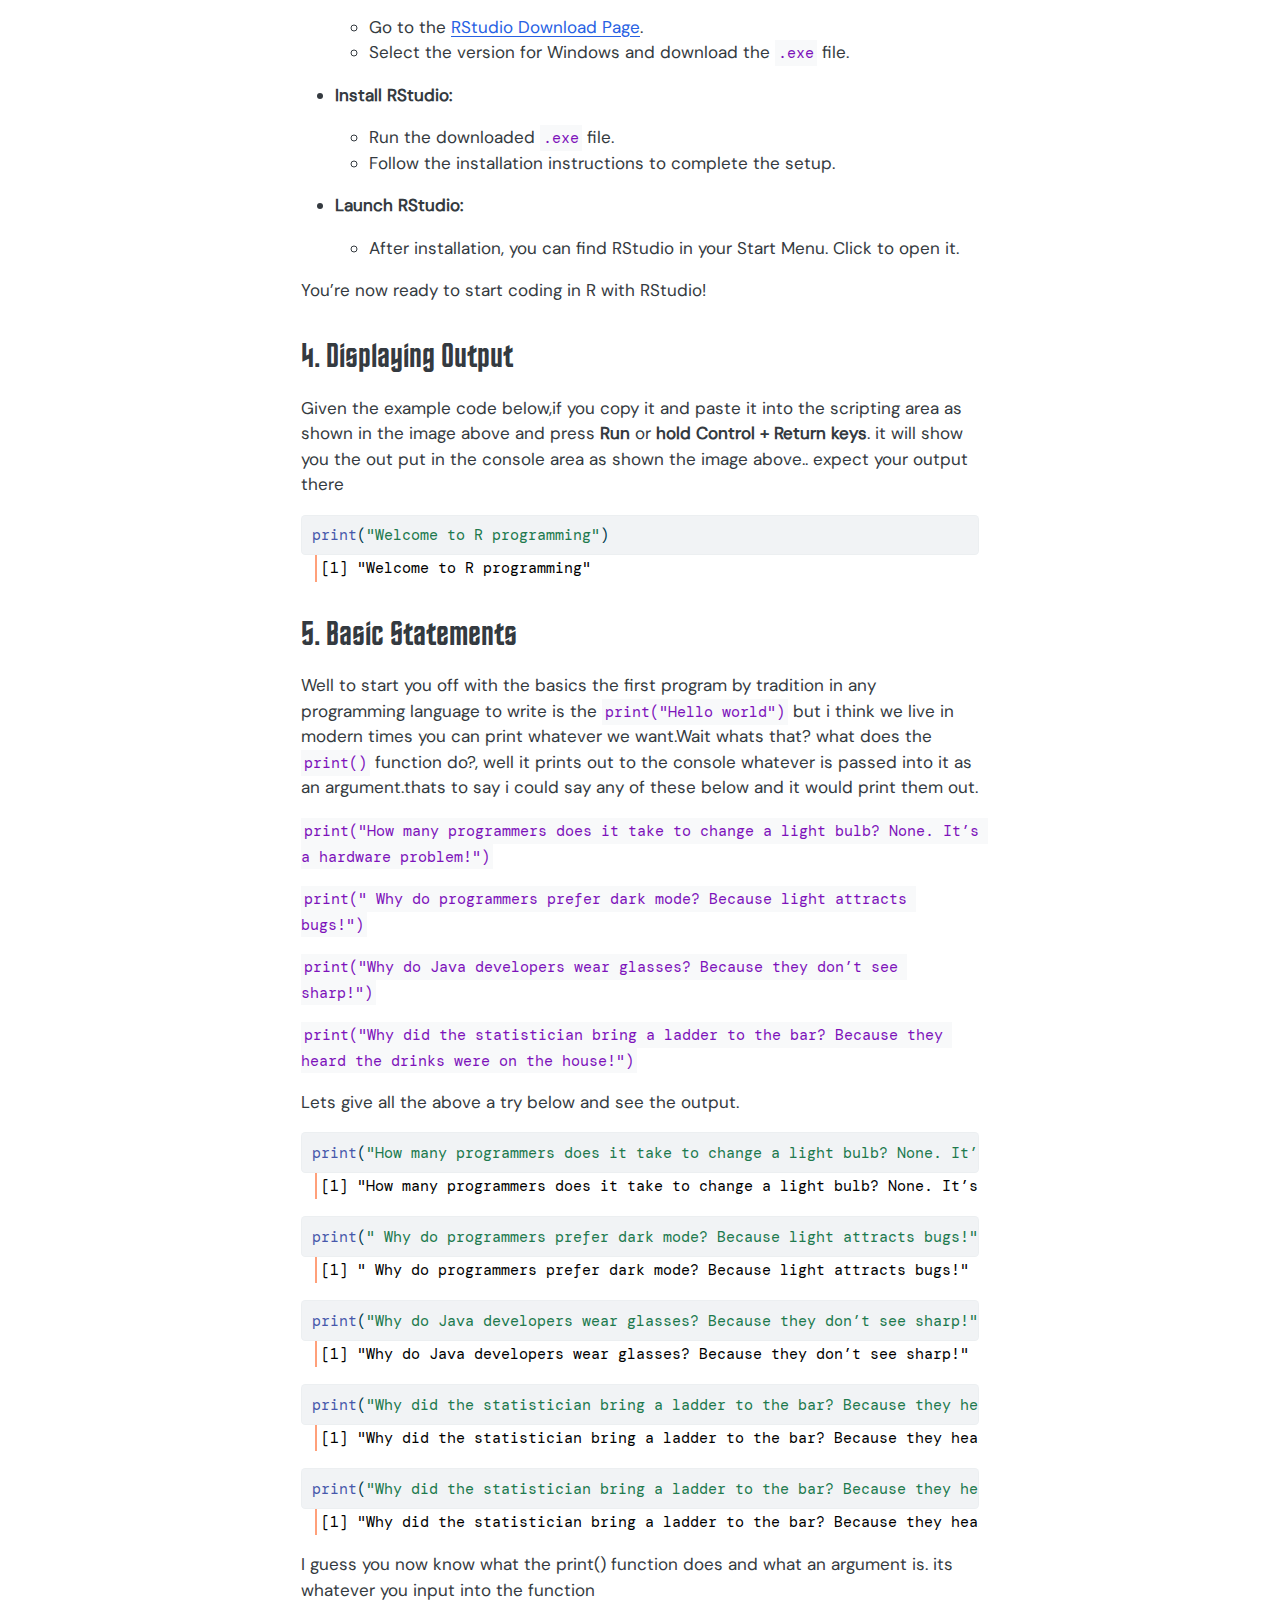
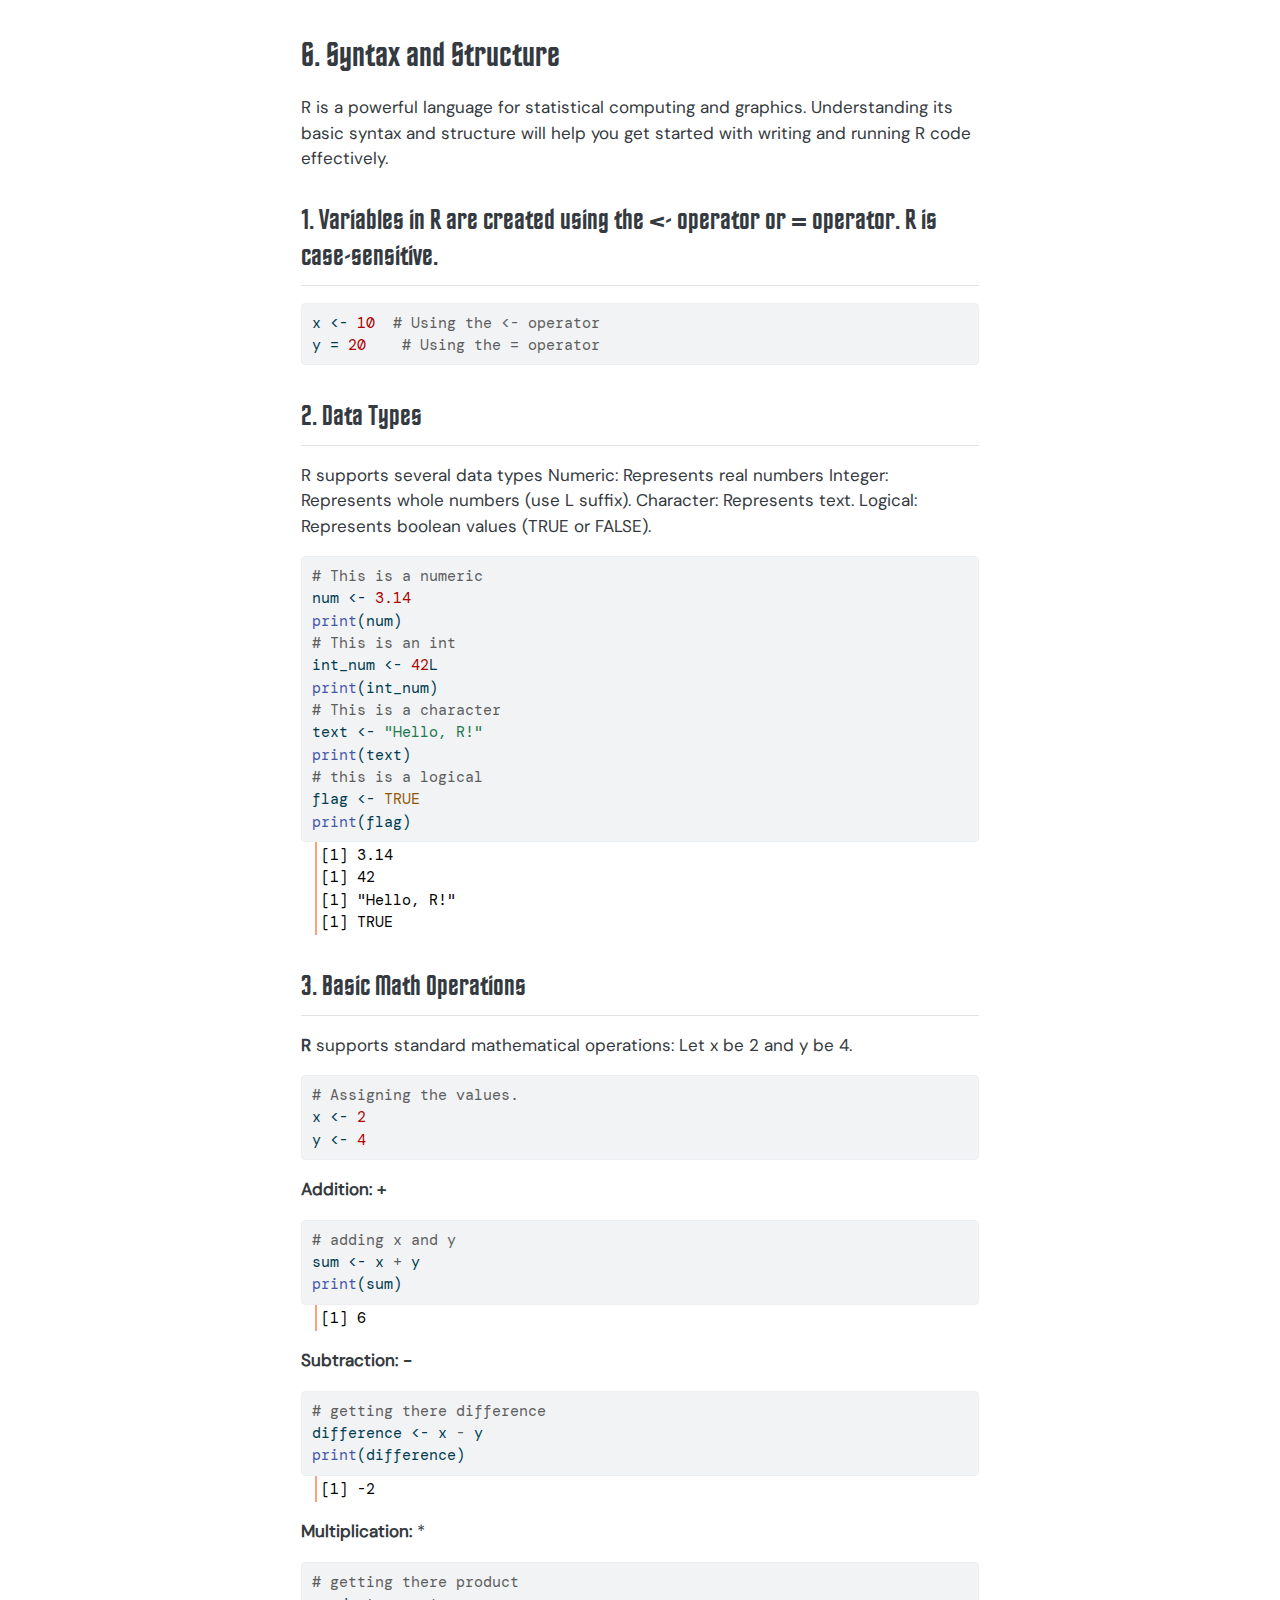
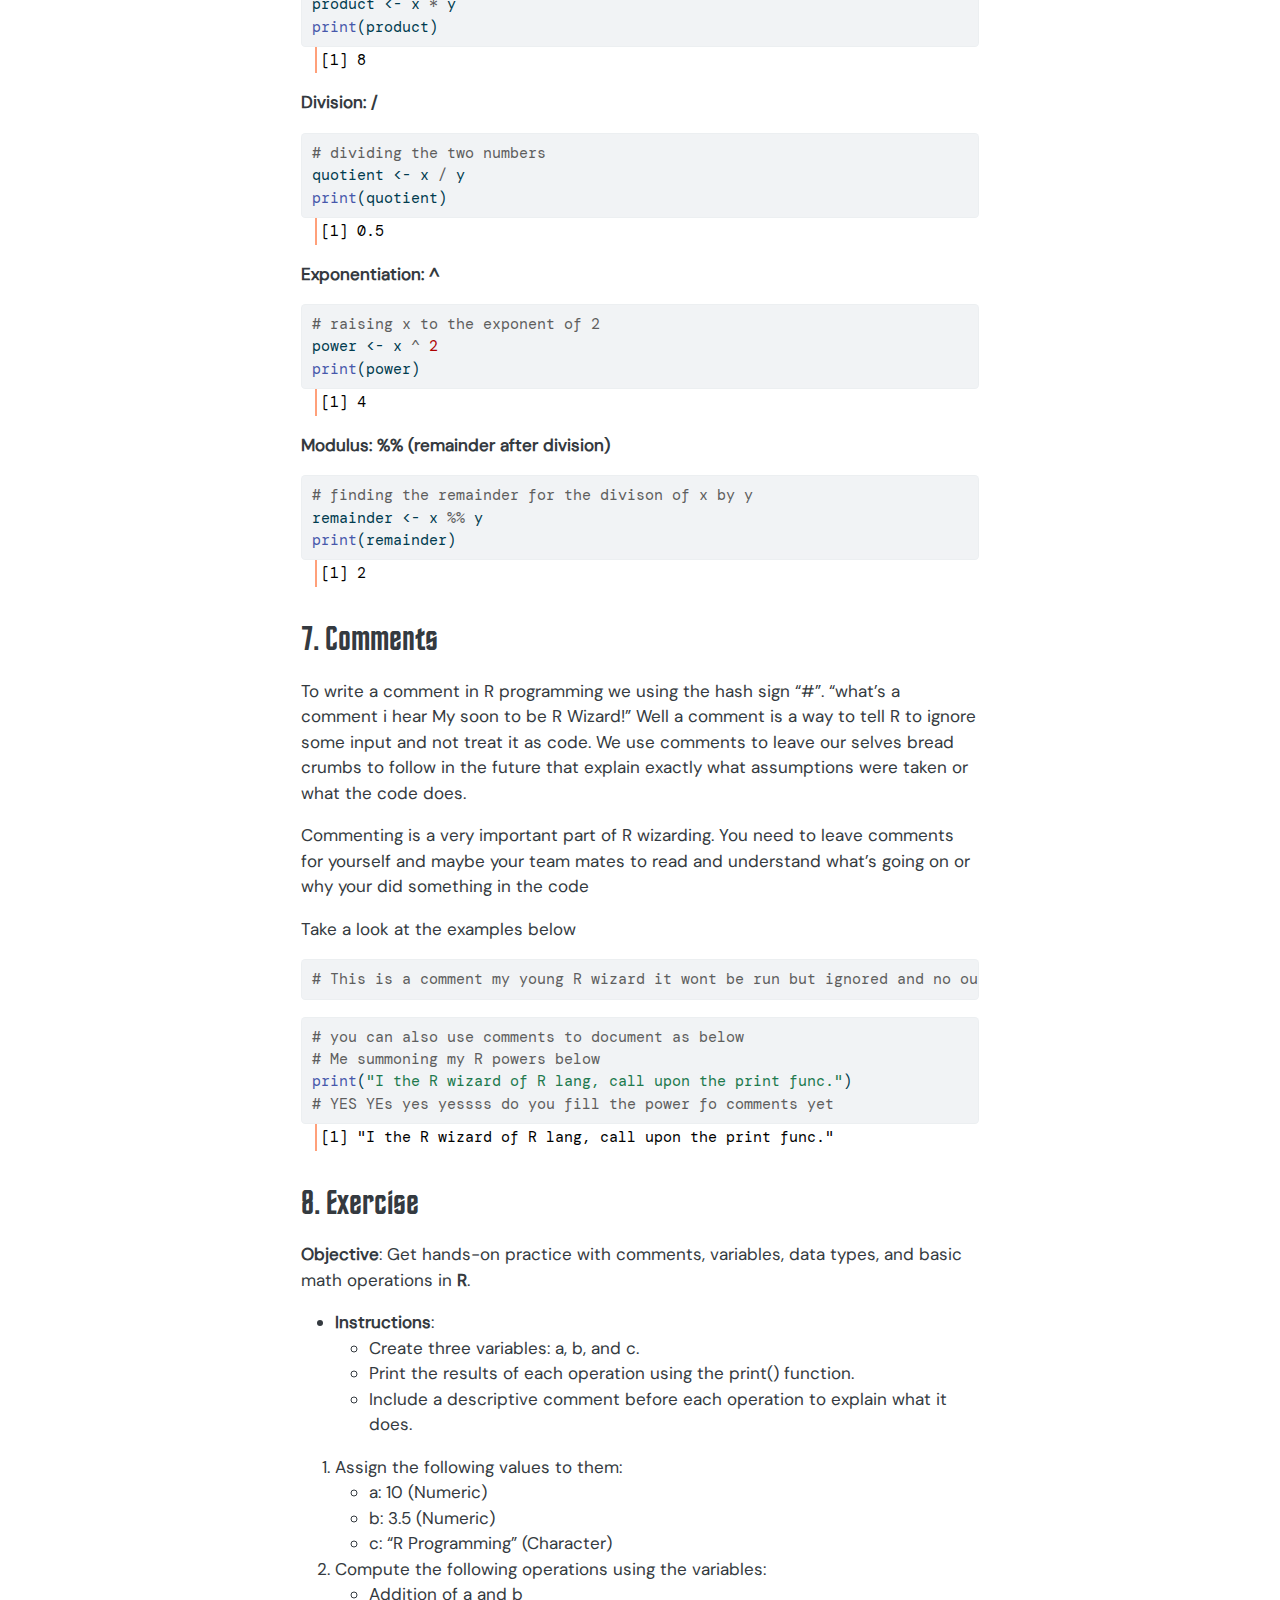
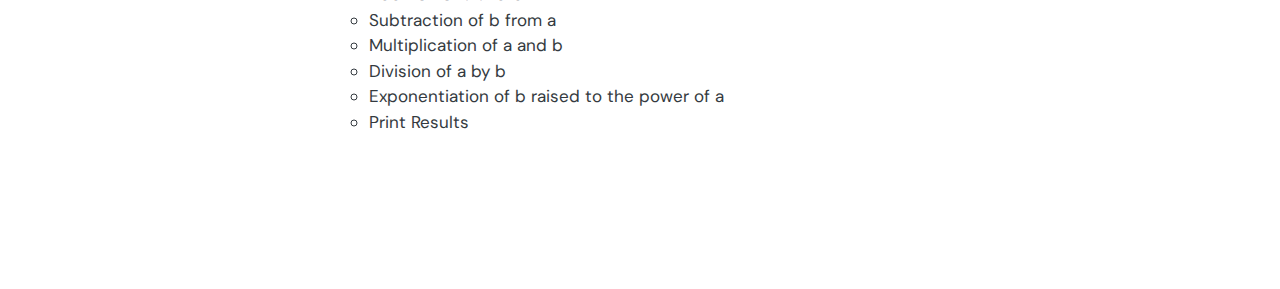
<file: R-Course/r_overview.html>
<!DOCTYPE html>
<html xmlns="http://www.w3.org/1999/xhtml" lang="en" xml:lang="en"><head>

<meta charset="utf-8">
<meta name="generator" content="quarto-1.5.57">

<meta name="viewport" content="width=device-width, initial-scale=1.0, user-scalable=yes">

<meta name="author" content="Mugabi Trevor .L">
<meta name="dcterms.date" content="2024-09-02">
<meta name="keywords" content="R and Rstudio, Installation, Windows installation, Linux installation, macOS installation, Rstudio installation, Rstudio GUI">
<meta name="description" content="Introduction to R and Rstudio and how to install it onto your machine and some basic statements">

<title>Introduction to R programming – DATAIDEA</title>
<style>
code{white-space: pre-wrap;}
span.smallcaps{font-variant: small-caps;}
div.columns{display: flex; gap: min(4vw, 1.5em);}
div.column{flex: auto; overflow-x: auto;}
div.hanging-indent{margin-left: 1.5em; text-indent: -1.5em;}
ul.task-list{list-style: none;}
ul.task-list li input[type="checkbox"] {
  width: 0.8em;
  margin: 0 0.8em 0.2em -1em; /* quarto-specific, see https://github.com/quarto-dev/quarto-cli/issues/4556 */ 
  vertical-align: middle;
}
/* CSS for syntax highlighting */
pre > code.sourceCode { white-space: pre; position: relative; }
pre > code.sourceCode > span { line-height: 1.25; }
pre > code.sourceCode > span:empty { height: 1.2em; }
.sourceCode { overflow: visible; }
code.sourceCode > span { color: inherit; text-decoration: inherit; }
div.sourceCode { margin: 1em 0; }
pre.sourceCode { margin: 0; }
@media screen {
div.sourceCode { overflow: auto; }
}
@media print {
pre > code.sourceCode { white-space: pre-wrap; }
pre > code.sourceCode > span { display: inline-block; text-indent: -5em; padding-left: 5em; }
}
pre.numberSource code
  { counter-reset: source-line 0; }
pre.numberSource code > span
  { position: relative; left: -4em; counter-increment: source-line; }
pre.numberSource code > span > a:first-child::before
  { content: counter(source-line);
    position: relative; left: -1em; text-align: right; vertical-align: baseline;
    border: none; display: inline-block;
    -webkit-touch-callout: none; -webkit-user-select: none;
    -khtml-user-select: none; -moz-user-select: none;
    -ms-user-select: none; user-select: none;
    padding: 0 4px; width: 4em;
  }
pre.numberSource { margin-left: 3em;  padding-left: 4px; }
div.sourceCode
  {   }
@media screen {
pre > code.sourceCode > span > a:first-child::before { text-decoration: underline; }
}
</style>


<script src="../site_libs/quarto-nav/quarto-nav.js"></script>
<script src="../site_libs/quarto-nav/headroom.min.js"></script>
<script src="../site_libs/clipboard/clipboard.min.js"></script>
<script src="../site_libs/quarto-search/autocomplete.umd.js"></script>
<script src="../site_libs/quarto-search/fuse.min.js"></script>
<script src="../site_libs/quarto-search/quarto-search.js"></script>
<meta name="quarto:offset" content="../">
<script src="../site_libs/quarto-html/quarto.js"></script>
<script src="../site_libs/quarto-html/popper.min.js"></script>
<script src="../site_libs/quarto-html/tippy.umd.min.js"></script>
<script src="../site_libs/quarto-html/anchor.min.js"></script>
<link href="../site_libs/quarto-html/tippy.css" rel="stylesheet">
<link href="../site_libs/quarto-html/quarto-syntax-highlighting.css" rel="stylesheet" id="quarto-text-highlighting-styles">
<script src="../site_libs/bootstrap/bootstrap.min.js"></script>
<link href="../site_libs/bootstrap/bootstrap-icons.css" rel="stylesheet">
<link href="../site_libs/bootstrap/bootstrap.min.css" rel="stylesheet" id="quarto-bootstrap" data-mode="light">
<script id="quarto-search-options" type="application/json">{
  "location": "navbar",
  "copy-button": false,
  "collapse-after": 3,
  "panel-placement": "end",
  "type": "overlay",
  "limit": 50,
  "keyboard-shortcut": [
    "f",
    "/",
    "s"
  ],
  "show-item-context": false,
  "language": {
    "search-no-results-text": "No results",
    "search-matching-documents-text": "matching documents",
    "search-copy-link-title": "Copy link to search",
    "search-hide-matches-text": "Hide additional matches",
    "search-more-match-text": "more match in this document",
    "search-more-matches-text": "more matches in this document",
    "search-clear-button-title": "Clear",
    "search-text-placeholder": "",
    "search-detached-cancel-button-title": "Cancel",
    "search-submit-button-title": "Submit",
    "search-label": "Search"
  }
}</script>


<link rel="stylesheet" href="../styles.css">
<meta property="og:title" content="Introduction to R programming – DATAIDEA">
<meta property="og:description" content="Introduction to R and Rstudio and how to install it onto your machine and some basic statements">
<meta property="og:site_name" content="DATAIDEA">
<meta name="twitter:title" content="Introduction to R programming – DATAIDEA">
<meta name="twitter:description" content="Introduction to R and Rstudio and how to install it onto your machine and some basic statements">
<meta name="twitter:card" content="summary">
</head>

<body class="nav-sidebar floating nav-fixed">

<div id="quarto-search-results"></div>
  <header id="quarto-header" class="headroom fixed-top">
    <nav class="navbar navbar-expand-lg " data-bs-theme="dark">
      <div class="navbar-container container-fluid">
      <div class="navbar-brand-container mx-auto">
    <a class="navbar-brand" href="../index.html">
    <span class="navbar-title">DATAIDEA</span>
    </a>
  </div>
        <div class="quarto-navbar-tools tools-end">
</div>
          <div id="quarto-search" class="" title="Search"></div>
      </div> <!-- /container-fluid -->
    </nav>
  <nav class="quarto-secondary-nav">
    <div class="container-fluid d-flex">
      <button type="button" class="quarto-btn-toggle btn" data-bs-toggle="collapse" role="button" data-bs-target=".quarto-sidebar-collapse-item" aria-controls="quarto-sidebar" aria-expanded="false" aria-label="Toggle sidebar navigation" onclick="if (window.quartoToggleHeadroom) { window.quartoToggleHeadroom(); }">
        <i class="bi bi-layout-text-sidebar-reverse"></i>
      </button>
        <nav class="quarto-page-breadcrumbs" aria-label="breadcrumb"><ol class="breadcrumb"><li class="breadcrumb-item"><a href="../R-Course/r_overview.html">R-Course</a></li><li class="breadcrumb-item"><a href="../R-Course/r_overview.html">Introduction to R programming</a></li></ol></nav>
        <a class="flex-grow-1" role="navigation" data-bs-toggle="collapse" data-bs-target=".quarto-sidebar-collapse-item" aria-controls="quarto-sidebar" aria-expanded="false" aria-label="Toggle sidebar navigation" onclick="if (window.quartoToggleHeadroom) { window.quartoToggleHeadroom(); }">      
        </a>
    </div>
  </nav>
</header>
<!-- content -->
<div id="quarto-content" class="quarto-container page-columns page-rows-contents page-layout-article page-navbar">
<!-- sidebar -->
  <nav id="quarto-sidebar" class="sidebar collapse collapse-horizontal quarto-sidebar-collapse-item sidebar-navigation floating overflow-auto">
    <div class="sidebar-menu-container"> 
    <ul class="list-unstyled mt-1">
        <li class="sidebar-item">
  <div class="sidebar-item-container"> 
  <a href="../index.html" class="sidebar-item-text sidebar-link">
 <span class="menu-text">Welcome to DATAIDEA</span></a>
  </div>
</li>
        <li class="sidebar-item sidebar-item-section">
      <div class="sidebar-item-container"> 
            <a class="sidebar-item-text sidebar-link text-start" data-bs-toggle="collapse" data-bs-target="#quarto-sidebar-section-1" role="navigation" aria-expanded="true">
 <span class="menu-text">R-Course</span></a>
          <a class="sidebar-item-toggle text-start" data-bs-toggle="collapse" data-bs-target="#quarto-sidebar-section-1" role="navigation" aria-expanded="true" aria-label="Toggle section">
            <i class="bi bi-chevron-right ms-2"></i>
          </a> 
      </div>
      <ul id="quarto-sidebar-section-1" class="collapse list-unstyled sidebar-section depth1 show">  
          <li class="sidebar-item">
  <div class="sidebar-item-container"> 
  <a href="../R-Course/r_overview.html" class="sidebar-item-text sidebar-link active">
 <span class="menu-text">Introduction to R programming</span></a>
  </div>
</li>
          <li class="sidebar-item">
  <div class="sidebar-item-container"> 
  <a href="../R-Course/r_variables.html" class="sidebar-item-text sidebar-link">
 <span class="menu-text">Introduction to Variables</span></a>
  </div>
</li>
          <li class="sidebar-item">
  <div class="sidebar-item-container"> 
  <a href="../R-Course/r_operations.html" class="sidebar-item-text sidebar-link">
 <span class="menu-text">Operations</span></a>
  </div>
</li>
          <li class="sidebar-item">
  <div class="sidebar-item-container"> 
  <a href="../R-Course/r_collections.html" class="sidebar-item-text sidebar-link">
 <span class="menu-text">Collections</span></a>
  </div>
</li>
      </ul>
  </li>
        <li class="sidebar-item sidebar-item-section">
      <div class="sidebar-item-container"> 
            <a class="sidebar-item-text sidebar-link text-start" data-bs-toggle="collapse" data-bs-target="#quarto-sidebar-section-2" role="navigation" aria-expanded="true">
 <span class="menu-text">R-Data-Analysis</span></a>
          <a class="sidebar-item-toggle text-start" data-bs-toggle="collapse" data-bs-target="#quarto-sidebar-section-2" role="navigation" aria-expanded="true" aria-label="Toggle section">
            <i class="bi bi-chevron-right ms-2"></i>
          </a> 
      </div>
      <ul id="quarto-sidebar-section-2" class="collapse list-unstyled sidebar-section depth1 show">  
          <li class="sidebar-item sidebar-item-section">
      <div class="sidebar-item-container"> 
            <a class="sidebar-item-text sidebar-link text-start collapsed" data-bs-toggle="collapse" data-bs-target="#quarto-sidebar-section-3" role="navigation" aria-expanded="false">
 <span class="menu-text">Week1-Introduction</span></a>
          <a class="sidebar-item-toggle text-start collapsed" data-bs-toggle="collapse" data-bs-target="#quarto-sidebar-section-3" role="navigation" aria-expanded="false" aria-label="Toggle section">
            <i class="bi bi-chevron-right ms-2"></i>
          </a> 
      </div>
      <ul id="quarto-sidebar-section-3" class="collapse list-unstyled sidebar-section depth2 ">  
          <li class="sidebar-item">
  <div class="sidebar-item-container"> 
  <a href="../R-Data-Analysis/Week1-Introduction/1.1_r_crash_course.html" class="sidebar-item-text sidebar-link">
 <span class="menu-text">Base R Crash Course: Core Concepts</span></a>
  </div>
</li>
      </ul>
  </li>
          <li class="sidebar-item sidebar-item-section">
      <div class="sidebar-item-container"> 
            <a class="sidebar-item-text sidebar-link text-start collapsed" data-bs-toggle="collapse" data-bs-target="#quarto-sidebar-section-4" role="navigation" aria-expanded="false">
 <span class="menu-text">Week2-Data-Cleaning</span></a>
          <a class="sidebar-item-toggle text-start collapsed" data-bs-toggle="collapse" data-bs-target="#quarto-sidebar-section-4" role="navigation" aria-expanded="false" aria-label="Toggle section">
            <i class="bi bi-chevron-right ms-2"></i>
          </a> 
      </div>
      <ul id="quarto-sidebar-section-4" class="collapse list-unstyled sidebar-section depth2 ">  
          <li class="sidebar-item">
  <div class="sidebar-item-container"> 
  <a href="../R-Data-Analysis/Week2-Data-Cleaning/2.1_data_cleaning_crash_course.html" class="sidebar-item-text sidebar-link">
 <span class="menu-text">Data Cleaning Crash Course</span></a>
  </div>
</li>
      </ul>
  </li>
          <li class="sidebar-item sidebar-item-section">
      <div class="sidebar-item-container"> 
            <a class="sidebar-item-text sidebar-link text-start collapsed" data-bs-toggle="collapse" data-bs-target="#quarto-sidebar-section-5" role="navigation" aria-expanded="false">
 <span class="menu-text">Week3-Data-Visualization</span></a>
          <a class="sidebar-item-toggle text-start collapsed" data-bs-toggle="collapse" data-bs-target="#quarto-sidebar-section-5" role="navigation" aria-expanded="false" aria-label="Toggle section">
            <i class="bi bi-chevron-right ms-2"></i>
          </a> 
      </div>
      <ul id="quarto-sidebar-section-5" class="collapse list-unstyled sidebar-section depth2 ">  
          <li class="sidebar-item">
  <div class="sidebar-item-container"> 
  <a href="../R-Data-Analysis/Week3-Data-Visualization/3.1_data_visualization_crash_course.html" class="sidebar-item-text sidebar-link">
 <span class="menu-text">Data Visualization</span></a>
  </div>
</li>
      </ul>
  </li>
      </ul>
  </li>
    </ul>
    </div>
</nav>
<div id="quarto-sidebar-glass" class="quarto-sidebar-collapse-item" data-bs-toggle="collapse" data-bs-target=".quarto-sidebar-collapse-item"></div>
<!-- margin-sidebar -->
    <div id="quarto-margin-sidebar" class="sidebar margin-sidebar">
        <nav id="TOC" role="doc-toc" class="toc-active">
    <h2 id="toc-title">On this page</h2>
   
  <ul>
  <li><a href="#introduction-to-r-programming" id="toc-introduction-to-r-programming" class="nav-link active" data-scroll-target="#introduction-to-r-programming">Introduction to R Programming</a></li>
  <li><a href="#installing-r-and-rstudio" id="toc-installing-r-and-rstudio" class="nav-link" data-scroll-target="#installing-r-and-rstudio">Installing R and RStudio</a>
  <ul class="collapse">
  <li><a href="#windows-installation" id="toc-windows-installation" class="nav-link" data-scroll-target="#windows-installation">1. Windows installation</a></li>
  <li><a href="#macos-installation" id="toc-macos-installation" class="nav-link" data-scroll-target="#macos-installation">2. macOS installation</a></li>
  <li><a href="#linux-installation" id="toc-linux-installation" class="nav-link" data-scroll-target="#linux-installation">3. Linux installation</a></li>
  </ul></li>
  <li><a href="#installing-rstudio" id="toc-installing-rstudio" class="nav-link" data-scroll-target="#installing-rstudio">Installing Rstudio</a>
  <ul class="collapse">
  <li><a href="#installing-rstudio-on-linux-macos-and-windows" id="toc-installing-rstudio-on-linux-macos-and-windows" class="nav-link" data-scroll-target="#installing-rstudio-on-linux-macos-and-windows">Installing RStudio on Linux, macOS, and Windows</a></li>
  </ul></li>
  <li><a href="#displaying-output" id="toc-displaying-output" class="nav-link" data-scroll-target="#displaying-output">4. Displaying Output</a></li>
  <li><a href="#basic-statements" id="toc-basic-statements" class="nav-link" data-scroll-target="#basic-statements">5. Basic Statements</a></li>
  <li><a href="#syntax-and-structure" id="toc-syntax-and-structure" class="nav-link" data-scroll-target="#syntax-and-structure">6. Syntax and Structure</a>
  <ul class="collapse">
  <li><a href="#variables-in-r-are-created-using-the---operator-or-operator.-r-is-case-sensitive." id="toc-variables-in-r-are-created-using-the---operator-or-operator.-r-is-case-sensitive." class="nav-link" data-scroll-target="#variables-in-r-are-created-using-the---operator-or-operator.-r-is-case-sensitive.">1. Variables in R are created using the &lt;- operator or = operator. R is case-sensitive.</a></li>
  <li><a href="#data-types" id="toc-data-types" class="nav-link" data-scroll-target="#data-types">2. Data Types</a></li>
  <li><a href="#basic-math-operations" id="toc-basic-math-operations" class="nav-link" data-scroll-target="#basic-math-operations">3. Basic Math Operations</a></li>
  </ul></li>
  <li><a href="#comments" id="toc-comments" class="nav-link" data-scroll-target="#comments">7. Comments</a></li>
  <li><a href="#exercise" id="toc-exercise" class="nav-link" data-scroll-target="#exercise">8. Exercise</a></li>
  </ul>
<div class="toc-actions"><ul><li><a href="https://github.com/dataideaorg/dataidea-R/issues/new" class="toc-action"><i class="bi bi-github"></i>Report an issue</a></li></ul></div></nav>
    </div>
<!-- main -->
<main class="content" id="quarto-document-content">

<header id="title-block-header" class="quarto-title-block default"><nav class="quarto-page-breadcrumbs quarto-title-breadcrumbs d-none d-lg-block" aria-label="breadcrumb"><ol class="breadcrumb"><li class="breadcrumb-item"><a href="../R-Course/r_overview.html">R-Course</a></li><li class="breadcrumb-item"><a href="../R-Course/r_overview.html">Introduction to R programming</a></li></ol></nav>
<div class="quarto-title">
<h1 class="title">Introduction to R programming</h1>
</div>

<div>
  <div class="description">
    Introduction to R and Rstudio and how to install it onto your machine and some basic statements
  </div>
</div>


<div class="quarto-title-meta">

    <div>
    <div class="quarto-title-meta-heading">Author</div>
    <div class="quarto-title-meta-contents">
             <p>Mugabi Trevor .L </p>
          </div>
  </div>
    
    <div>
    <div class="quarto-title-meta-heading">Published</div>
    <div class="quarto-title-meta-contents">
      <p class="date">2024-09-02</p>
    </div>
  </div>
  
    
  </div>
  

<div>
  <div class="keywords">
    <div class="block-title">Keywords</div>
    <p>R and Rstudio, Installation, Windows installation, Linux installation, macOS installation, Rstudio installation, Rstudio GUI</p>
  </div>
</div>

</header>


<!-- WARNING: THIS FILE WAS AUTOGENERATED! DO NOT EDIT! -->
<section id="introduction-to-r-programming" class="level2">
<h2 class="anchored" data-anchor-id="introduction-to-r-programming">Introduction to R Programming</h2>
<p>Welcome to this R programming tutorial! R is a powerful tool for statistical analysis and data science, and best of all—it’s free and open-source.</p>
<p>Built with statisticians and data scientists in mind, R is ideal for statistical computing, data analysis, and handling large datasets. It’s cross-platform, running on Windows, macOS, and Linux, and can be integrated with big data tools like Hadoop and databases.</p>
<p>One of R’s strengths is data visualization. Whether you need static or interactive visualizations, R provides extensive customization through packages like <code>ggplot2</code> and <code>plotly</code>. Plus, CRAN (the Comprehensive R Archive Network) offers over 18,000 packages, expanding R’s capabilities.</p>
<p>With a strong, active community, you’ll find plenty of support as you explore R’s features. So, let’s dive in and see what R can do!</p>
</section>
<section id="installing-r-and-rstudio" class="level2">
<h2 class="anchored" data-anchor-id="installing-r-and-rstudio">Installing R and RStudio</h2>
<p>To get started, you’ll need to install R, which sets up the language on your computer. However, for coding and managing your projects, we recommend using RStudio, a popular IDE designed for R.</p>
<p>The R is freely available for Windows, Mac and Linux operating systems from the <a href="&quot;https://cloud.r-project.org/&quot;">Comprehensive R Archive Network (CRAN) website</a> and R studio is available free for download at <a href="&quot;https://posit.co/download/rstudio-desktop/&quot;">Rstudio-desktop</a></p>
<p>Make your way to the <a href="&quot;https://cloud.r-project.org/&quot;">Comprehensive R Archive Network (CRAN) website</a> and you will be greeted with the following page below</p>
<p><img src="./R_installation_images/cran index pg.png" alt="Cran home page"></p>
<p>Choose the operating system that your using or your planning to install R on and follow along as below</p>
<section id="windows-installation" class="level3">
<h3 class="anchored" data-anchor-id="windows-installation">1. Windows installation</h3>
<p>Assuming you have made you way to the <a href="&quot;https://cloud.r-project.org/&quot;">Comprehensive R Archive Network (CRAN) website</a>.</p>
<p>Select the <strong>“Download R for windows option”</strong> as shown by the Arrow below in the image</p>
<p><img src="./R_installation_images/windows_Selection.png" alt="Select windows option from Cran page" style="width:800px;height:500x"></p>
<p>After making the above selection, you will be brought to the next page below. Now click on <strong>“install R for the first time”</strong> which will take you to the next page.</p>
<p><img src="./R_installation_images/WIndow install pg_1.png" alt="select windows base for the first time" style="width:800px;height:500x"></p>
<p>This show be on your screen as shown below, all thats left to do is click on <strong>“Download R for Windows”</strong>, This should start your download of R.</p>
<p>Select a path to where you would like to download your <strong>R install exe</strong></p>
<p>Please keep in mind to install an R version compatible with your system</p>
<p><img src="./R_installation_images/Win install pg_2.png" alt="Download R" style="width:800px;height:500x"></p>
<p>After the download is complete you can browse to your downloads and find the <strong>R.exe</strong> downloaded file and open it to run it as seen in the images below</p>
<p><img src="./R_installation_images/R_installation_exe.png" alt="Downloaded R_exe in downloads"></p>
<p>After it has launched, select your preferred language, accept the terms and conditions and follow the rest of the instructions given by the installer</p>
<p><img src="./R_installation_images/lang_selection.png" alt="launched R_exe "></p>
<p><strong>NOTE</strong>: i would recommend you leave the default R set path to prevent any issues that may arise if your change the installation directory</p>
<p><img src="./R_installation_images/set_R_filepath.png" alt="default dir" style="width:500px;height:500x"></p>
</section>
<section id="macos-installation" class="level3">
<h3 class="anchored" data-anchor-id="macos-installation">2. macOS installation</h3>
<p>Assuming you have made you way to the <a href="&quot;https://cloud.r-project.org/&quot;">Comprehensive R Archive Network (CRAN) website</a>.</p>
<p>To install R on macOS, follow these steps:</p>
<ol type="1">
<li><p><strong>Download the R Installer:</strong></p>
<ul>
<li>Visit the <a href="https://cloud.r-project.org/">Comprehensive R Archive Network (CRAN)</a> website.</li>
<li>Click on the link for the latest version of R for macOS.</li>
<li>Download the <code>.pkg</code> file.</li>
</ul></li>
<li><p><strong>Install R:</strong></p>
<ul>
<li>Once the download is complete, open the <code>.pkg</code> file.</li>
<li>Follow the installation instructions to complete the process.</li>
</ul></li>
<li><p><strong>Verify the Installation:</strong></p>
<ul>
<li><p>Open the Terminal and type:</p>
<pre class="{bash}"><code>R --version</code></pre></li>
<li><p>This will display the installed R version, confirming the installation was successful.</p></li>
</ul></li>
</ol>
</section>
<section id="linux-installation" class="level3">
<h3 class="anchored" data-anchor-id="linux-installation">3. Linux installation</h3>
<p>Assuming you have made you way to the <a href="&quot;https://cloud.r-project.org/&quot;">Comprehensive R Archive Network (CRAN) website</a>.</p>
<p>To install R on a Linux distribution like Ubuntu, follow these steps:</p>
<ol type="1">
<li><p><strong>Update the Package List:</strong></p>
<p>Open your terminal and run</p>
<pre class="{bash}"><code>sudo apt-get update</code></pre></li>
<li><p><strong>Install the base R system using the following command:</strong></p></li>
</ol>
<pre class="{bash}"><code>sudo apt-get install r-base</code></pre>
<ol start="3" type="1">
<li><p><strong>Verify the Installation:</strong></p>
<pre class="{bash}"><code>R --version</code></pre></li>
</ol>
</section>
</section>
<section id="installing-rstudio" class="level2">
<h2 class="anchored" data-anchor-id="installing-rstudio">Installing Rstudio</h2>
<section id="installing-rstudio-on-linux-macos-and-windows" class="level3">
<h3 class="anchored" data-anchor-id="installing-rstudio-on-linux-macos-and-windows">Installing RStudio on Linux, macOS, and Windows</h3>
<p>After installing R, you can install RStudio, an Integrated Development Environment (IDE) for R. Follow the steps for your specific operating system. The website Auto detects your system and offers you the right package for your machine</p>
<section id="installing-rstudio-on-linux" class="level4">
<h4 class="anchored" data-anchor-id="installing-rstudio-on-linux">1. Installing RStudio on Linux</h4>
<ul>
<li><p><strong>Download RStudio :</strong></p>
<ul>
<li>Visit the <a href="https://www.rstudio.com/products/rstudio/download/">RStudio Download Page</a>.</li>
</ul>
<p><img src="./R_installation_images/rstudio_index.png" alt="Rstudio home page" style="width:800px;height:500x"></p>
<ul>
<li>Scroll down to the <strong>RStudio Desktop</strong> section and select the version for Linux (e.g., <code>.deb</code> or <code>.rpm</code> file).</li>
</ul></li>
<li><p><strong>Install RStudio:</strong></p>
<ul>
<li><p>For Ubuntu or Debian-based distributions, use:</p>
<pre class="{bash}"><code>sudo dpkg -i rstudio-x.y.z-amd64.deb</code></pre>
<p>Replace <code>x.y.z</code> with the version number you downloaded.</p></li>
<li><p>For Red Hat or Fedora-based distributions, use:</p>
<pre class="{bash}"><code>sudo yum install rstudio-x.y.z-x86_64.rpm</code></pre></li>
</ul></li>
<li><p><strong>Launch RStudio:</strong></p>
<ul>
<li>Open RStudio from the terminal by typing <code>rstudio</code>, or find it in your application menu.</li>
</ul></li>
</ul>
</section>
<section id="installing-rstudio-on-macos" class="level4">
<h4 class="anchored" data-anchor-id="installing-rstudio-on-macos">2. Installing RStudio on macOS</h4>
<ul>
<li><p><strong>Download RStudio:</strong></p>
<ul>
<li>Go to the <a href="https://www.rstudio.com/products/rstudio/download/">RStudio Download Page</a>.</li>
<li>Select the version for macOS and download the <code>.dmg</code> file.</li>
</ul></li>
<li><p><strong>Install RStudio:</strong></p>
<ul>
<li>Open the downloaded <code>.dmg</code> file.</li>
<li>Drag the RStudio icon into your Applications folder.</li>
</ul></li>
<li><p><strong>Launch RStudio:</strong></p>
<ul>
<li>Go to your Applications folder and double-click on the RStudio icon to start.</li>
</ul></li>
</ul>
</section>
<section id="installing-rstudio-on-windows" class="level4">
<h4 class="anchored" data-anchor-id="installing-rstudio-on-windows">3. Installing RStudio on Windows</h4>
<ul>
<li><p><strong>Download RStudio:</strong></p>
<ul>
<li>Go to the <a href="https://www.rstudio.com/products/rstudio/download/">RStudio Download Page</a>.</li>
<li>Select the version for Windows and download the <code>.exe</code> file.</li>
</ul></li>
<li><p><strong>Install RStudio:</strong></p>
<ul>
<li>Run the downloaded <code>.exe</code> file.</li>
<li>Follow the installation instructions to complete the setup.</li>
</ul></li>
<li><p><strong>Launch RStudio:</strong></p>
<ul>
<li>After installation, you can find RStudio in your Start Menu. Click to open it.</li>
</ul></li>
</ul>
<p>You’re now ready to start coding in R with RStudio!</p>
</section>
</section>
</section>
<section id="displaying-output" class="level1">
<h1>4. Displaying Output</h1>
<p>Given the example code below,if you copy it and paste it into the scripting area as shown in the image above and press <strong>Run</strong> or <strong>hold Control + Return keys</strong>. it will show you the out put in the console area as shown the image above.. expect your output there</p>
<div id="cell-12" class="cell">
<div class="sourceCode cell-code" id="cb7"><pre class="sourceCode R code-with-copy"><code class="sourceCode r"><span id="cb7-1"><a href="#cb7-1" aria-hidden="true" tabindex="-1"></a><span class="fu">print</span>(<span class="st">"Welcome to R programming"</span>)</span></code><button title="Copy to Clipboard" class="code-copy-button"><i class="bi"></i></button></pre></div>
<div class="cell-output cell-output-stdout">
<pre><code>[1] "Welcome to R programming"</code></pre>
</div>
</div>
</section>
<section id="basic-statements" class="level1">
<h1>5. Basic Statements</h1>
<p>Well to start you off with the basics the first program by tradition in any programming language to write is the <code>print("Hello world")</code> but i think we live in modern times you can print whatever we want.Wait whats that? what does the <code>print()</code> function do?, well it prints out to the console whatever is passed into it as an argument.thats to say i could say any of these below and it would print them out.</p>
<p><code>print("How many programmers does it take to change a light bulb? None. It’s a hardware problem!")</code></p>
<p><code>print(" Why do programmers prefer dark mode? Because light attracts bugs!")</code></p>
<p><code>print("Why do Java developers wear glasses? Because they don’t see sharp!")</code></p>
<p><code>print("Why did the statistician bring a ladder to the bar? Because they heard the drinks were on the house!")</code></p>
<p>Lets give all the above a try below and see the output.</p>
<div id="cell-14" class="cell">
<div class="sourceCode cell-code" id="cb9"><pre class="sourceCode R code-with-copy"><code class="sourceCode r"><span id="cb9-1"><a href="#cb9-1" aria-hidden="true" tabindex="-1"></a><span class="fu">print</span>(<span class="st">"How many programmers does it take to change a light bulb? None. It’s a hardware problem!"</span>)</span></code><button title="Copy to Clipboard" class="code-copy-button"><i class="bi"></i></button></pre></div>
<div class="cell-output cell-output-stdout">
<pre><code>[1] "How many programmers does it take to change a light bulb? None. It’s a hardware problem!"</code></pre>
</div>
</div>
<div id="cell-15" class="cell">
<div class="sourceCode cell-code" id="cb11"><pre class="sourceCode R code-with-copy"><code class="sourceCode r"><span id="cb11-1"><a href="#cb11-1" aria-hidden="true" tabindex="-1"></a><span class="fu">print</span>(<span class="st">" Why do programmers prefer dark mode? Because light attracts bugs!"</span>)</span></code><button title="Copy to Clipboard" class="code-copy-button"><i class="bi"></i></button></pre></div>
<div class="cell-output cell-output-stdout">
<pre><code>[1] " Why do programmers prefer dark mode? Because light attracts bugs!"</code></pre>
</div>
</div>
<div id="cell-16" class="cell">
<div class="sourceCode cell-code" id="cb13"><pre class="sourceCode R code-with-copy"><code class="sourceCode r"><span id="cb13-1"><a href="#cb13-1" aria-hidden="true" tabindex="-1"></a><span class="fu">print</span>(<span class="st">"Why do Java developers wear glasses? Because they don’t see sharp!"</span>)</span></code><button title="Copy to Clipboard" class="code-copy-button"><i class="bi"></i></button></pre></div>
<div class="cell-output cell-output-stdout">
<pre><code>[1] "Why do Java developers wear glasses? Because they don’t see sharp!"</code></pre>
</div>
</div>
<div id="cell-17" class="cell">
<div class="sourceCode cell-code" id="cb15"><pre class="sourceCode R code-with-copy"><code class="sourceCode r"><span id="cb15-1"><a href="#cb15-1" aria-hidden="true" tabindex="-1"></a><span class="fu">print</span>(<span class="st">"Why did the statistician bring a ladder to the bar? Because they heard the drinks were on the house!"</span>)</span></code><button title="Copy to Clipboard" class="code-copy-button"><i class="bi"></i></button></pre></div>
<div class="cell-output cell-output-stdout">
<pre><code>[1] "Why did the statistician bring a ladder to the bar? Because they heard the drinks were on the house!"</code></pre>
</div>
</div>
<div id="cell-18" class="cell">
<div class="sourceCode cell-code" id="cb17"><pre class="sourceCode R code-with-copy"><code class="sourceCode r"><span id="cb17-1"><a href="#cb17-1" aria-hidden="true" tabindex="-1"></a><span class="fu">print</span>(<span class="st">"Why did the statistician bring a ladder to the bar? Because they heard the drinks were on the house!"</span>)</span></code><button title="Copy to Clipboard" class="code-copy-button"><i class="bi"></i></button></pre></div>
<div class="cell-output cell-output-stdout">
<pre><code>[1] "Why did the statistician bring a ladder to the bar? Because they heard the drinks were on the house!"</code></pre>
</div>
</div>
<p>I guess you now know what the print() function does and what an argument is. its whatever you input into the function</p>
</section>
<section id="syntax-and-structure" class="level1">
<h1>6. Syntax and Structure</h1>
<p>R is a powerful language for statistical computing and graphics. Understanding its basic syntax and structure will help you get started with writing and running R code effectively.</p>
<section id="variables-in-r-are-created-using-the---operator-or-operator.-r-is-case-sensitive." class="level2">
<h2 class="anchored" data-anchor-id="variables-in-r-are-created-using-the---operator-or-operator.-r-is-case-sensitive.">1. Variables in R are created using the &lt;- operator or = operator. R is case-sensitive.</h2>
<div id="cell-21" class="cell">
<div class="sourceCode cell-code" id="cb19"><pre class="sourceCode R code-with-copy"><code class="sourceCode r"><span id="cb19-1"><a href="#cb19-1" aria-hidden="true" tabindex="-1"></a>x <span class="ot">&lt;-</span> <span class="dv">10</span>  <span class="co"># Using the &lt;- operator</span></span>
<span id="cb19-2"><a href="#cb19-2" aria-hidden="true" tabindex="-1"></a>y <span class="ot">=</span> <span class="dv">20</span>    <span class="co"># Using the = operator</span></span></code><button title="Copy to Clipboard" class="code-copy-button"><i class="bi"></i></button></pre></div>
</div>
</section>
<section id="data-types" class="level2">
<h2 class="anchored" data-anchor-id="data-types">2. Data Types</h2>
<p>R supports several data types Numeric: Represents real numbers Integer: Represents whole numbers (use L suffix). Character: Represents text. Logical: Represents boolean values (TRUE or FALSE).</p>
<div id="cell-23" class="cell">
<div class="sourceCode cell-code" id="cb20"><pre class="sourceCode R code-with-copy"><code class="sourceCode r"><span id="cb20-1"><a href="#cb20-1" aria-hidden="true" tabindex="-1"></a><span class="co"># This is a numeric</span></span>
<span id="cb20-2"><a href="#cb20-2" aria-hidden="true" tabindex="-1"></a>num <span class="ot">&lt;-</span> <span class="fl">3.14</span> </span>
<span id="cb20-3"><a href="#cb20-3" aria-hidden="true" tabindex="-1"></a><span class="fu">print</span>(num)</span>
<span id="cb20-4"><a href="#cb20-4" aria-hidden="true" tabindex="-1"></a><span class="co"># This is an int</span></span>
<span id="cb20-5"><a href="#cb20-5" aria-hidden="true" tabindex="-1"></a>int_num <span class="ot">&lt;-</span> <span class="dv">42</span>L </span>
<span id="cb20-6"><a href="#cb20-6" aria-hidden="true" tabindex="-1"></a><span class="fu">print</span>(int_num)</span>
<span id="cb20-7"><a href="#cb20-7" aria-hidden="true" tabindex="-1"></a><span class="co"># This is a character</span></span>
<span id="cb20-8"><a href="#cb20-8" aria-hidden="true" tabindex="-1"></a>text <span class="ot">&lt;-</span> <span class="st">"Hello, R!"</span></span>
<span id="cb20-9"><a href="#cb20-9" aria-hidden="true" tabindex="-1"></a><span class="fu">print</span>(text) </span>
<span id="cb20-10"><a href="#cb20-10" aria-hidden="true" tabindex="-1"></a><span class="co"># this is a logical </span></span>
<span id="cb20-11"><a href="#cb20-11" aria-hidden="true" tabindex="-1"></a>flag <span class="ot">&lt;-</span> <span class="cn">TRUE</span></span>
<span id="cb20-12"><a href="#cb20-12" aria-hidden="true" tabindex="-1"></a><span class="fu">print</span>(flag)</span></code><button title="Copy to Clipboard" class="code-copy-button"><i class="bi"></i></button></pre></div>
<div class="cell-output cell-output-stdout">
<pre><code>[1] 3.14
[1] 42
[1] "Hello, R!"
[1] TRUE</code></pre>
</div>
</div>
</section>
<section id="basic-math-operations" class="level2">
<h2 class="anchored" data-anchor-id="basic-math-operations">3. Basic Math Operations</h2>
<p><strong>R</strong> supports standard mathematical operations: Let x be 2 and y be 4.</p>
<div id="cell-25" class="cell">
<div class="sourceCode cell-code" id="cb22"><pre class="sourceCode R code-with-copy"><code class="sourceCode r"><span id="cb22-1"><a href="#cb22-1" aria-hidden="true" tabindex="-1"></a><span class="co"># Assigning the values.</span></span>
<span id="cb22-2"><a href="#cb22-2" aria-hidden="true" tabindex="-1"></a>x <span class="ot">&lt;-</span> <span class="dv">2</span></span>
<span id="cb22-3"><a href="#cb22-3" aria-hidden="true" tabindex="-1"></a>y <span class="ot">&lt;-</span> <span class="dv">4</span></span></code><button title="Copy to Clipboard" class="code-copy-button"><i class="bi"></i></button></pre></div>
</div>
<p><strong>Addition: +</strong></p>
<div id="cell-27" class="cell">
<div class="sourceCode cell-code" id="cb23"><pre class="sourceCode R code-with-copy"><code class="sourceCode r"><span id="cb23-1"><a href="#cb23-1" aria-hidden="true" tabindex="-1"></a><span class="co"># adding x and y</span></span>
<span id="cb23-2"><a href="#cb23-2" aria-hidden="true" tabindex="-1"></a>sum <span class="ot">&lt;-</span> x <span class="sc">+</span> y</span>
<span id="cb23-3"><a href="#cb23-3" aria-hidden="true" tabindex="-1"></a><span class="fu">print</span>(sum)</span></code><button title="Copy to Clipboard" class="code-copy-button"><i class="bi"></i></button></pre></div>
<div class="cell-output cell-output-stdout">
<pre><code>[1] 6</code></pre>
</div>
</div>
<p><strong>Subtraction: -</strong></p>
<div id="cell-29" class="cell">
<div class="sourceCode cell-code" id="cb25"><pre class="sourceCode R code-with-copy"><code class="sourceCode r"><span id="cb25-1"><a href="#cb25-1" aria-hidden="true" tabindex="-1"></a><span class="co"># getting there difference</span></span>
<span id="cb25-2"><a href="#cb25-2" aria-hidden="true" tabindex="-1"></a>difference <span class="ot">&lt;-</span> x <span class="sc">-</span> y</span>
<span id="cb25-3"><a href="#cb25-3" aria-hidden="true" tabindex="-1"></a><span class="fu">print</span>(difference)</span></code><button title="Copy to Clipboard" class="code-copy-button"><i class="bi"></i></button></pre></div>
<div class="cell-output cell-output-stdout">
<pre><code>[1] -2</code></pre>
</div>
</div>
<p><strong>Multiplication: </strong>*</p>
<div id="cell-31" class="cell">
<div class="sourceCode cell-code" id="cb27"><pre class="sourceCode R code-with-copy"><code class="sourceCode r"><span id="cb27-1"><a href="#cb27-1" aria-hidden="true" tabindex="-1"></a><span class="co"># getting there product</span></span>
<span id="cb27-2"><a href="#cb27-2" aria-hidden="true" tabindex="-1"></a>product <span class="ot">&lt;-</span> x <span class="sc">*</span> y</span>
<span id="cb27-3"><a href="#cb27-3" aria-hidden="true" tabindex="-1"></a><span class="fu">print</span>(product)</span></code><button title="Copy to Clipboard" class="code-copy-button"><i class="bi"></i></button></pre></div>
<div class="cell-output cell-output-stdout">
<pre><code>[1] 8</code></pre>
</div>
</div>
<p><strong>Division: /</strong></p>
<div id="cell-33" class="cell">
<div class="sourceCode cell-code" id="cb29"><pre class="sourceCode R code-with-copy"><code class="sourceCode r"><span id="cb29-1"><a href="#cb29-1" aria-hidden="true" tabindex="-1"></a><span class="co"># dividing the two numbers</span></span>
<span id="cb29-2"><a href="#cb29-2" aria-hidden="true" tabindex="-1"></a>quotient <span class="ot">&lt;-</span> x <span class="sc">/</span> y</span>
<span id="cb29-3"><a href="#cb29-3" aria-hidden="true" tabindex="-1"></a><span class="fu">print</span>(quotient)</span></code><button title="Copy to Clipboard" class="code-copy-button"><i class="bi"></i></button></pre></div>
<div class="cell-output cell-output-stdout">
<pre><code>[1] 0.5</code></pre>
</div>
</div>
<p><strong>Exponentiation: ^</strong></p>
<div id="cell-35" class="cell">
<div class="sourceCode cell-code" id="cb31"><pre class="sourceCode R code-with-copy"><code class="sourceCode r"><span id="cb31-1"><a href="#cb31-1" aria-hidden="true" tabindex="-1"></a><span class="co"># raising x to the exponent of 2</span></span>
<span id="cb31-2"><a href="#cb31-2" aria-hidden="true" tabindex="-1"></a>power <span class="ot">&lt;-</span> x <span class="sc">^</span> <span class="dv">2</span></span>
<span id="cb31-3"><a href="#cb31-3" aria-hidden="true" tabindex="-1"></a><span class="fu">print</span>(power)</span></code><button title="Copy to Clipboard" class="code-copy-button"><i class="bi"></i></button></pre></div>
<div class="cell-output cell-output-stdout">
<pre><code>[1] 4</code></pre>
</div>
</div>
<p><strong>Modulus: %% (remainder after division)</strong></p>
<div id="cell-37" class="cell">
<div class="sourceCode cell-code" id="cb33"><pre class="sourceCode R code-with-copy"><code class="sourceCode r"><span id="cb33-1"><a href="#cb33-1" aria-hidden="true" tabindex="-1"></a><span class="co"># finding the remainder for the divison of x by y</span></span>
<span id="cb33-2"><a href="#cb33-2" aria-hidden="true" tabindex="-1"></a>remainder <span class="ot">&lt;-</span> x <span class="sc">%%</span> y</span>
<span id="cb33-3"><a href="#cb33-3" aria-hidden="true" tabindex="-1"></a><span class="fu">print</span>(remainder)</span></code><button title="Copy to Clipboard" class="code-copy-button"><i class="bi"></i></button></pre></div>
<div class="cell-output cell-output-stdout">
<pre><code>[1] 2</code></pre>
</div>
</div>
</section>
</section>
<section id="comments" class="level1">
<h1>7. Comments</h1>
<p>To write a comment in R programming we using the hash sign “#”. “what’s a comment i hear My soon to be R Wizard!” Well a comment is a way to tell R to ignore some input and not treat it as code. We use comments to leave our selves bread crumbs to follow in the future that explain exactly what assumptions were taken or what the code does.</p>
<p>Commenting is a very important part of R wizarding. You need to leave comments for yourself and maybe your team mates to read and understand what’s going on or why your did something in the code</p>
<p>Take a look at the examples below</p>
<div id="cell-39" class="cell">
<div class="sourceCode cell-code" id="cb35"><pre class="sourceCode R code-with-copy"><code class="sourceCode r"><span id="cb35-1"><a href="#cb35-1" aria-hidden="true" tabindex="-1"></a><span class="co"># This is a comment my young R wizard it wont be run but ignored and no output will be returned if the cell is run</span></span></code><button title="Copy to Clipboard" class="code-copy-button"><i class="bi"></i></button></pre></div>
</div>
<div id="cell-40" class="cell">
<div class="sourceCode cell-code" id="cb36"><pre class="sourceCode R code-with-copy"><code class="sourceCode r"><span id="cb36-1"><a href="#cb36-1" aria-hidden="true" tabindex="-1"></a><span class="co"># you can also use comments to document as below </span></span>
<span id="cb36-2"><a href="#cb36-2" aria-hidden="true" tabindex="-1"></a><span class="co"># Me summoning my R powers below</span></span>
<span id="cb36-3"><a href="#cb36-3" aria-hidden="true" tabindex="-1"></a><span class="fu">print</span>(<span class="st">"I the R wizard of R lang, call upon the print func."</span>)</span>
<span id="cb36-4"><a href="#cb36-4" aria-hidden="true" tabindex="-1"></a><span class="co"># YES YEs yes yessss do you fill the power fo comments yet</span></span></code><button title="Copy to Clipboard" class="code-copy-button"><i class="bi"></i></button></pre></div>
<div class="cell-output cell-output-stdout">
<pre><code>[1] "I the R wizard of R lang, call upon the print func."</code></pre>
</div>
</div>
</section>
<section id="exercise" class="level1">
<h1>8. Exercise</h1>
<p><strong>Objective</strong>: Get hands-on practice with comments, variables, data types, and basic math operations in <strong>R</strong>.</p>
<ul>
<li><strong>Instructions</strong>:
<ul>
<li>Create three variables: a, b, and c.&nbsp;</li>
<li>Print the results of each operation using the print() function.</li>
<li>Include a descriptive comment before each operation to explain what it does.</li>
</ul></li>
</ul>
<ol type="1">
<li>Assign the following values to them:
<ul>
<li>a: 10 (Numeric)</li>
<li>b: 3.5 (Numeric)</li>
<li>c: “R Programming” (Character)</li>
</ul></li>
<li>Compute the following operations using the variables:
<ul>
<li>Addition of a and b</li>
<li>Subtraction of b from a</li>
<li>Multiplication of a and b</li>
<li>Division of a by b</li>
<li>Exponentiation of b raised to the power of a</li>
<li>Print Results</li>
</ul></li>
</ol>


</section>

</main> <!-- /main -->
<script id="quarto-html-after-body" type="application/javascript">
window.document.addEventListener("DOMContentLoaded", function (event) {
  const toggleBodyColorMode = (bsSheetEl) => {
    const mode = bsSheetEl.getAttribute("data-mode");
    const bodyEl = window.document.querySelector("body");
    if (mode === "dark") {
      bodyEl.classList.add("quarto-dark");
      bodyEl.classList.remove("quarto-light");
    } else {
      bodyEl.classList.add("quarto-light");
      bodyEl.classList.remove("quarto-dark");
    }
  }
  const toggleBodyColorPrimary = () => {
    const bsSheetEl = window.document.querySelector("link#quarto-bootstrap");
    if (bsSheetEl) {
      toggleBodyColorMode(bsSheetEl);
    }
  }
  toggleBodyColorPrimary();  
  const icon = "";
  const anchorJS = new window.AnchorJS();
  anchorJS.options = {
    placement: 'right',
    icon: icon
  };
  anchorJS.add('.anchored');
  const isCodeAnnotation = (el) => {
    for (const clz of el.classList) {
      if (clz.startsWith('code-annotation-')) {                     
        return true;
      }
    }
    return false;
  }
  const onCopySuccess = function(e) {
    // button target
    const button = e.trigger;
    // don't keep focus
    button.blur();
    // flash "checked"
    button.classList.add('code-copy-button-checked');
    var currentTitle = button.getAttribute("title");
    button.setAttribute("title", "Copied!");
    let tooltip;
    if (window.bootstrap) {
      button.setAttribute("data-bs-toggle", "tooltip");
      button.setAttribute("data-bs-placement", "left");
      button.setAttribute("data-bs-title", "Copied!");
      tooltip = new bootstrap.Tooltip(button, 
        { trigger: "manual", 
          customClass: "code-copy-button-tooltip",
          offset: [0, -8]});
      tooltip.show();    
    }
    setTimeout(function() {
      if (tooltip) {
        tooltip.hide();
        button.removeAttribute("data-bs-title");
        button.removeAttribute("data-bs-toggle");
        button.removeAttribute("data-bs-placement");
      }
      button.setAttribute("title", currentTitle);
      button.classList.remove('code-copy-button-checked');
    }, 1000);
    // clear code selection
    e.clearSelection();
  }
  const getTextToCopy = function(trigger) {
      const codeEl = trigger.previousElementSibling.cloneNode(true);
      for (const childEl of codeEl.children) {
        if (isCodeAnnotation(childEl)) {
          childEl.remove();
        }
      }
      return codeEl.innerText;
  }
  const clipboard = new window.ClipboardJS('.code-copy-button:not([data-in-quarto-modal])', {
    text: getTextToCopy
  });
  clipboard.on('success', onCopySuccess);
  if (window.document.getElementById('quarto-embedded-source-code-modal')) {
    // For code content inside modals, clipBoardJS needs to be initialized with a container option
    // TODO: Check when it could be a function (https://github.com/zenorocha/clipboard.js/issues/860)
    const clipboardModal = new window.ClipboardJS('.code-copy-button[data-in-quarto-modal]', {
      text: getTextToCopy,
      container: window.document.getElementById('quarto-embedded-source-code-modal')
    });
    clipboardModal.on('success', onCopySuccess);
  }
    var localhostRegex = new RegExp(/^(?:http|https):\/\/localhost\:?[0-9]*\//);
    var mailtoRegex = new RegExp(/^mailto:/);
      var filterRegex = new RegExp("https:\/\/dataideaorg\.github\.io\/dataidea-R");
    var isInternal = (href) => {
        return filterRegex.test(href) || localhostRegex.test(href) || mailtoRegex.test(href);
    }
    // Inspect non-navigation links and adorn them if external
 	var links = window.document.querySelectorAll('a[href]:not(.nav-link):not(.navbar-brand):not(.toc-action):not(.sidebar-link):not(.sidebar-item-toggle):not(.pagination-link):not(.no-external):not([aria-hidden]):not(.dropdown-item):not(.quarto-navigation-tool):not(.about-link)');
    for (var i=0; i<links.length; i++) {
      const link = links[i];
      if (!isInternal(link.href)) {
        // undo the damage that might have been done by quarto-nav.js in the case of
        // links that we want to consider external
        if (link.dataset.originalHref !== undefined) {
          link.href = link.dataset.originalHref;
        }
      }
    }
  function tippyHover(el, contentFn, onTriggerFn, onUntriggerFn) {
    const config = {
      allowHTML: true,
      maxWidth: 500,
      delay: 100,
      arrow: false,
      appendTo: function(el) {
          return el.parentElement;
      },
      interactive: true,
      interactiveBorder: 10,
      theme: 'quarto',
      placement: 'bottom-start',
    };
    if (contentFn) {
      config.content = contentFn;
    }
    if (onTriggerFn) {
      config.onTrigger = onTriggerFn;
    }
    if (onUntriggerFn) {
      config.onUntrigger = onUntriggerFn;
    }
    window.tippy(el, config); 
  }
  const noterefs = window.document.querySelectorAll('a[role="doc-noteref"]');
  for (var i=0; i<noterefs.length; i++) {
    const ref = noterefs[i];
    tippyHover(ref, function() {
      // use id or data attribute instead here
      let href = ref.getAttribute('data-footnote-href') || ref.getAttribute('href');
      try { href = new URL(href).hash; } catch {}
      const id = href.replace(/^#\/?/, "");
      const note = window.document.getElementById(id);
      if (note) {
        return note.innerHTML;
      } else {
        return "";
      }
    });
  }
  const xrefs = window.document.querySelectorAll('a.quarto-xref');
  const processXRef = (id, note) => {
    // Strip column container classes
    const stripColumnClz = (el) => {
      el.classList.remove("page-full", "page-columns");
      if (el.children) {
        for (const child of el.children) {
          stripColumnClz(child);
        }
      }
    }
    stripColumnClz(note)
    if (id === null || id.startsWith('sec-')) {
      // Special case sections, only their first couple elements
      const container = document.createElement("div");
      if (note.children && note.children.length > 2) {
        container.appendChild(note.children[0].cloneNode(true));
        for (let i = 1; i < note.children.length; i++) {
          const child = note.children[i];
          if (child.tagName === "P" && child.innerText === "") {
            continue;
          } else {
            container.appendChild(child.cloneNode(true));
            break;
          }
        }
        if (window.Quarto?.typesetMath) {
          window.Quarto.typesetMath(container);
        }
        return container.innerHTML
      } else {
        if (window.Quarto?.typesetMath) {
          window.Quarto.typesetMath(note);
        }
        return note.innerHTML;
      }
    } else {
      // Remove any anchor links if they are present
      const anchorLink = note.querySelector('a.anchorjs-link');
      if (anchorLink) {
        anchorLink.remove();
      }
      if (window.Quarto?.typesetMath) {
        window.Quarto.typesetMath(note);
      }
      // TODO in 1.5, we should make sure this works without a callout special case
      if (note.classList.contains("callout")) {
        return note.outerHTML;
      } else {
        return note.innerHTML;
      }
    }
  }
  for (var i=0; i<xrefs.length; i++) {
    const xref = xrefs[i];
    tippyHover(xref, undefined, function(instance) {
      instance.disable();
      let url = xref.getAttribute('href');
      let hash = undefined; 
      if (url.startsWith('#')) {
        hash = url;
      } else {
        try { hash = new URL(url).hash; } catch {}
      }
      if (hash) {
        const id = hash.replace(/^#\/?/, "");
        const note = window.document.getElementById(id);
        if (note !== null) {
          try {
            const html = processXRef(id, note.cloneNode(true));
            instance.setContent(html);
          } finally {
            instance.enable();
            instance.show();
          }
        } else {
          // See if we can fetch this
          fetch(url.split('#')[0])
          .then(res => res.text())
          .then(html => {
            const parser = new DOMParser();
            const htmlDoc = parser.parseFromString(html, "text/html");
            const note = htmlDoc.getElementById(id);
            if (note !== null) {
              const html = processXRef(id, note);
              instance.setContent(html);
            } 
          }).finally(() => {
            instance.enable();
            instance.show();
          });
        }
      } else {
        // See if we can fetch a full url (with no hash to target)
        // This is a special case and we should probably do some content thinning / targeting
        fetch(url)
        .then(res => res.text())
        .then(html => {
          const parser = new DOMParser();
          const htmlDoc = parser.parseFromString(html, "text/html");
          const note = htmlDoc.querySelector('main.content');
          if (note !== null) {
            // This should only happen for chapter cross references
            // (since there is no id in the URL)
            // remove the first header
            if (note.children.length > 0 && note.children[0].tagName === "HEADER") {
              note.children[0].remove();
            }
            const html = processXRef(null, note);
            instance.setContent(html);
          } 
        }).finally(() => {
          instance.enable();
          instance.show();
        });
      }
    }, function(instance) {
    });
  }
      let selectedAnnoteEl;
      const selectorForAnnotation = ( cell, annotation) => {
        let cellAttr = 'data-code-cell="' + cell + '"';
        let lineAttr = 'data-code-annotation="' +  annotation + '"';
        const selector = 'span[' + cellAttr + '][' + lineAttr + ']';
        return selector;
      }
      const selectCodeLines = (annoteEl) => {
        const doc = window.document;
        const targetCell = annoteEl.getAttribute("data-target-cell");
        const targetAnnotation = annoteEl.getAttribute("data-target-annotation");
        const annoteSpan = window.document.querySelector(selectorForAnnotation(targetCell, targetAnnotation));
        const lines = annoteSpan.getAttribute("data-code-lines").split(",");
        const lineIds = lines.map((line) => {
          return targetCell + "-" + line;
        })
        let top = null;
        let height = null;
        let parent = null;
        if (lineIds.length > 0) {
            //compute the position of the single el (top and bottom and make a div)
            const el = window.document.getElementById(lineIds[0]);
            top = el.offsetTop;
            height = el.offsetHeight;
            parent = el.parentElement.parentElement;
          if (lineIds.length > 1) {
            const lastEl = window.document.getElementById(lineIds[lineIds.length - 1]);
            const bottom = lastEl.offsetTop + lastEl.offsetHeight;
            height = bottom - top;
          }
          if (top !== null && height !== null && parent !== null) {
            // cook up a div (if necessary) and position it 
            let div = window.document.getElementById("code-annotation-line-highlight");
            if (div === null) {
              div = window.document.createElement("div");
              div.setAttribute("id", "code-annotation-line-highlight");
              div.style.position = 'absolute';
              parent.appendChild(div);
            }
            div.style.top = top - 2 + "px";
            div.style.height = height + 4 + "px";
            div.style.left = 0;
            let gutterDiv = window.document.getElementById("code-annotation-line-highlight-gutter");
            if (gutterDiv === null) {
              gutterDiv = window.document.createElement("div");
              gutterDiv.setAttribute("id", "code-annotation-line-highlight-gutter");
              gutterDiv.style.position = 'absolute';
              const codeCell = window.document.getElementById(targetCell);
              const gutter = codeCell.querySelector('.code-annotation-gutter');
              gutter.appendChild(gutterDiv);
            }
            gutterDiv.style.top = top - 2 + "px";
            gutterDiv.style.height = height + 4 + "px";
          }
          selectedAnnoteEl = annoteEl;
        }
      };
      const unselectCodeLines = () => {
        const elementsIds = ["code-annotation-line-highlight", "code-annotation-line-highlight-gutter"];
        elementsIds.forEach((elId) => {
          const div = window.document.getElementById(elId);
          if (div) {
            div.remove();
          }
        });
        selectedAnnoteEl = undefined;
      };
        // Handle positioning of the toggle
    window.addEventListener(
      "resize",
      throttle(() => {
        elRect = undefined;
        if (selectedAnnoteEl) {
          selectCodeLines(selectedAnnoteEl);
        }
      }, 10)
    );
    function throttle(fn, ms) {
    let throttle = false;
    let timer;
      return (...args) => {
        if(!throttle) { // first call gets through
            fn.apply(this, args);
            throttle = true;
        } else { // all the others get throttled
            if(timer) clearTimeout(timer); // cancel #2
            timer = setTimeout(() => {
              fn.apply(this, args);
              timer = throttle = false;
            }, ms);
        }
      };
    }
      // Attach click handler to the DT
      const annoteDls = window.document.querySelectorAll('dt[data-target-cell]');
      for (const annoteDlNode of annoteDls) {
        annoteDlNode.addEventListener('click', (event) => {
          const clickedEl = event.target;
          if (clickedEl !== selectedAnnoteEl) {
            unselectCodeLines();
            const activeEl = window.document.querySelector('dt[data-target-cell].code-annotation-active');
            if (activeEl) {
              activeEl.classList.remove('code-annotation-active');
            }
            selectCodeLines(clickedEl);
            clickedEl.classList.add('code-annotation-active');
          } else {
            // Unselect the line
            unselectCodeLines();
            clickedEl.classList.remove('code-annotation-active');
          }
        });
      }
  const findCites = (el) => {
    const parentEl = el.parentElement;
    if (parentEl) {
      const cites = parentEl.dataset.cites;
      if (cites) {
        return {
          el,
          cites: cites.split(' ')
        };
      } else {
        return findCites(el.parentElement)
      }
    } else {
      return undefined;
    }
  };
  var bibliorefs = window.document.querySelectorAll('a[role="doc-biblioref"]');
  for (var i=0; i<bibliorefs.length; i++) {
    const ref = bibliorefs[i];
    const citeInfo = findCites(ref);
    if (citeInfo) {
      tippyHover(citeInfo.el, function() {
        var popup = window.document.createElement('div');
        citeInfo.cites.forEach(function(cite) {
          var citeDiv = window.document.createElement('div');
          citeDiv.classList.add('hanging-indent');
          citeDiv.classList.add('csl-entry');
          var biblioDiv = window.document.getElementById('ref-' + cite);
          if (biblioDiv) {
            citeDiv.innerHTML = biblioDiv.innerHTML;
          }
          popup.appendChild(citeDiv);
        });
        return popup.innerHTML;
      });
    }
  }
});
</script>
</div> <!-- /content -->




<footer class="footer"><div class="nav-footer"><div class="nav-footer-center"><div class="toc-actions d-sm-block d-md-none"><ul><li><a href="https://github.com/dataideaorg/dataidea-R/issues/new" class="toc-action"><i class="bi bi-github"></i>Report an issue</a></li></ul></div></div></div></footer></body></html>
</file>
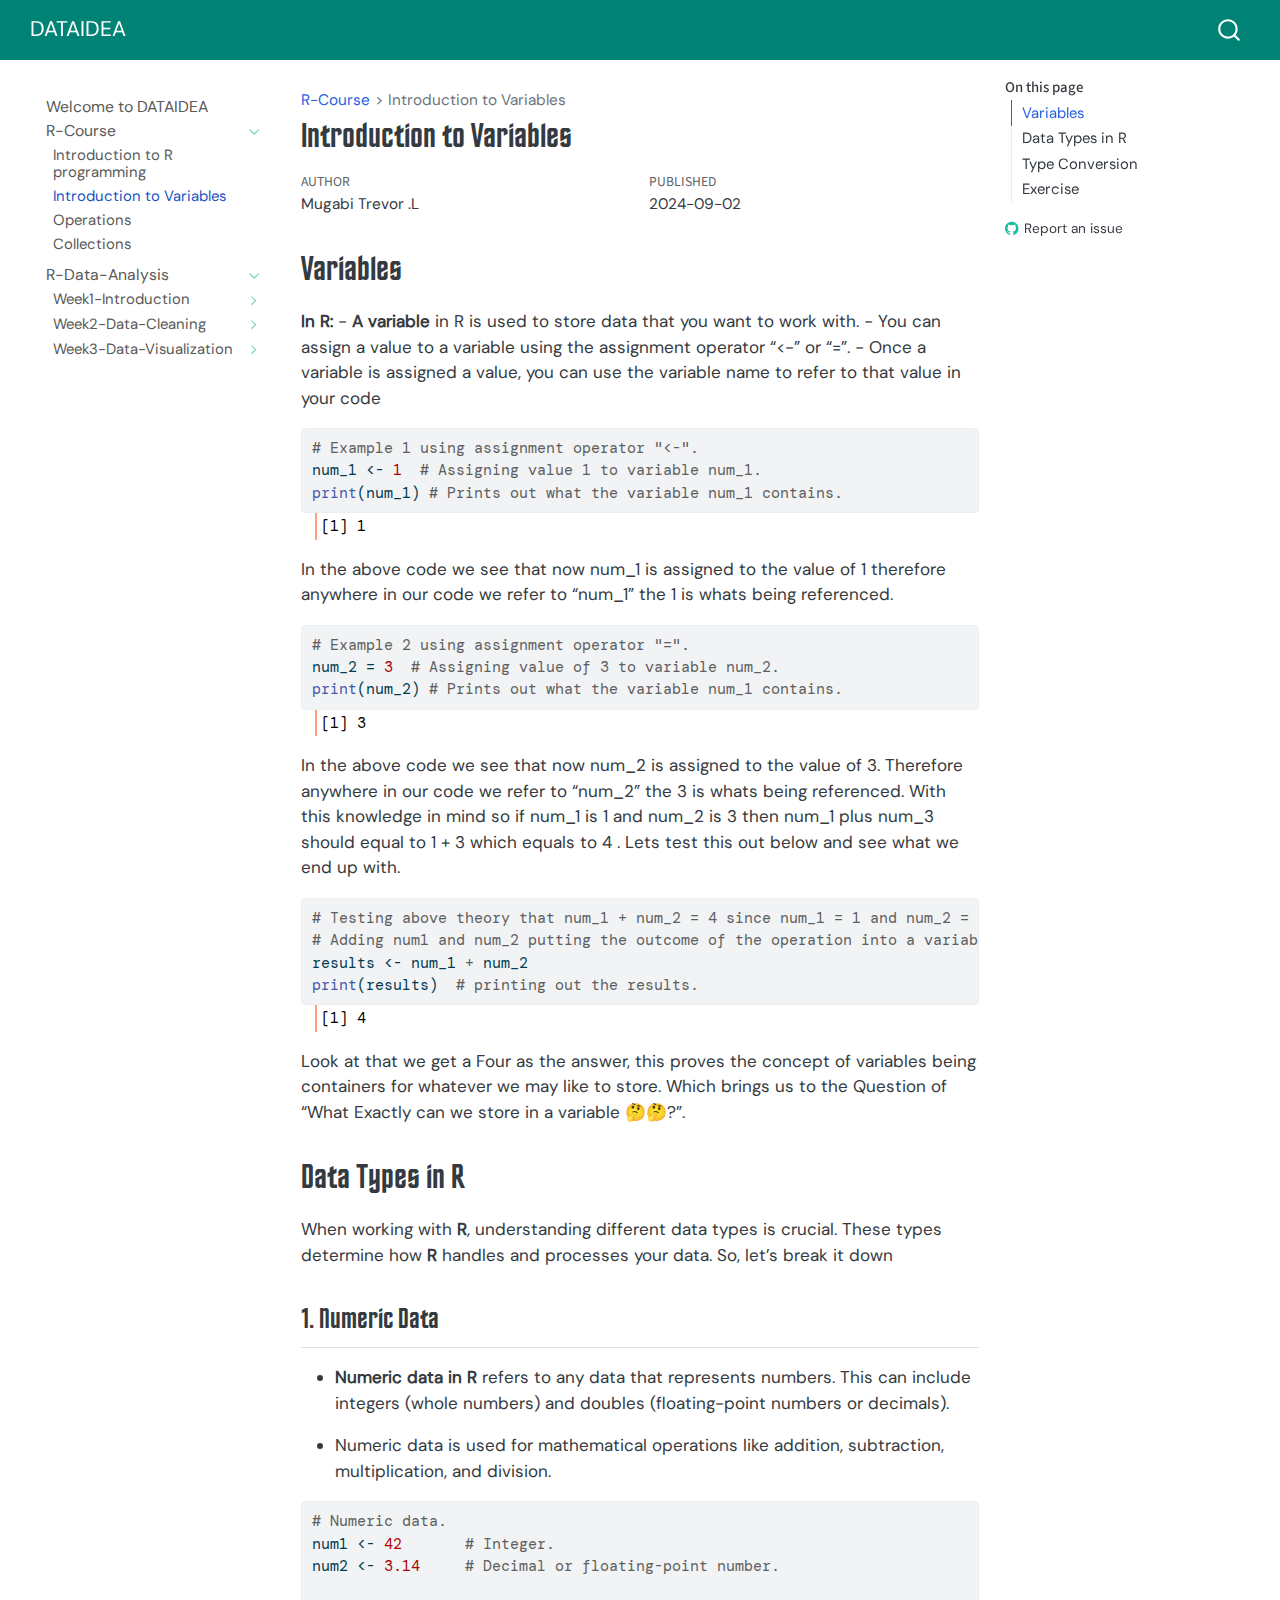
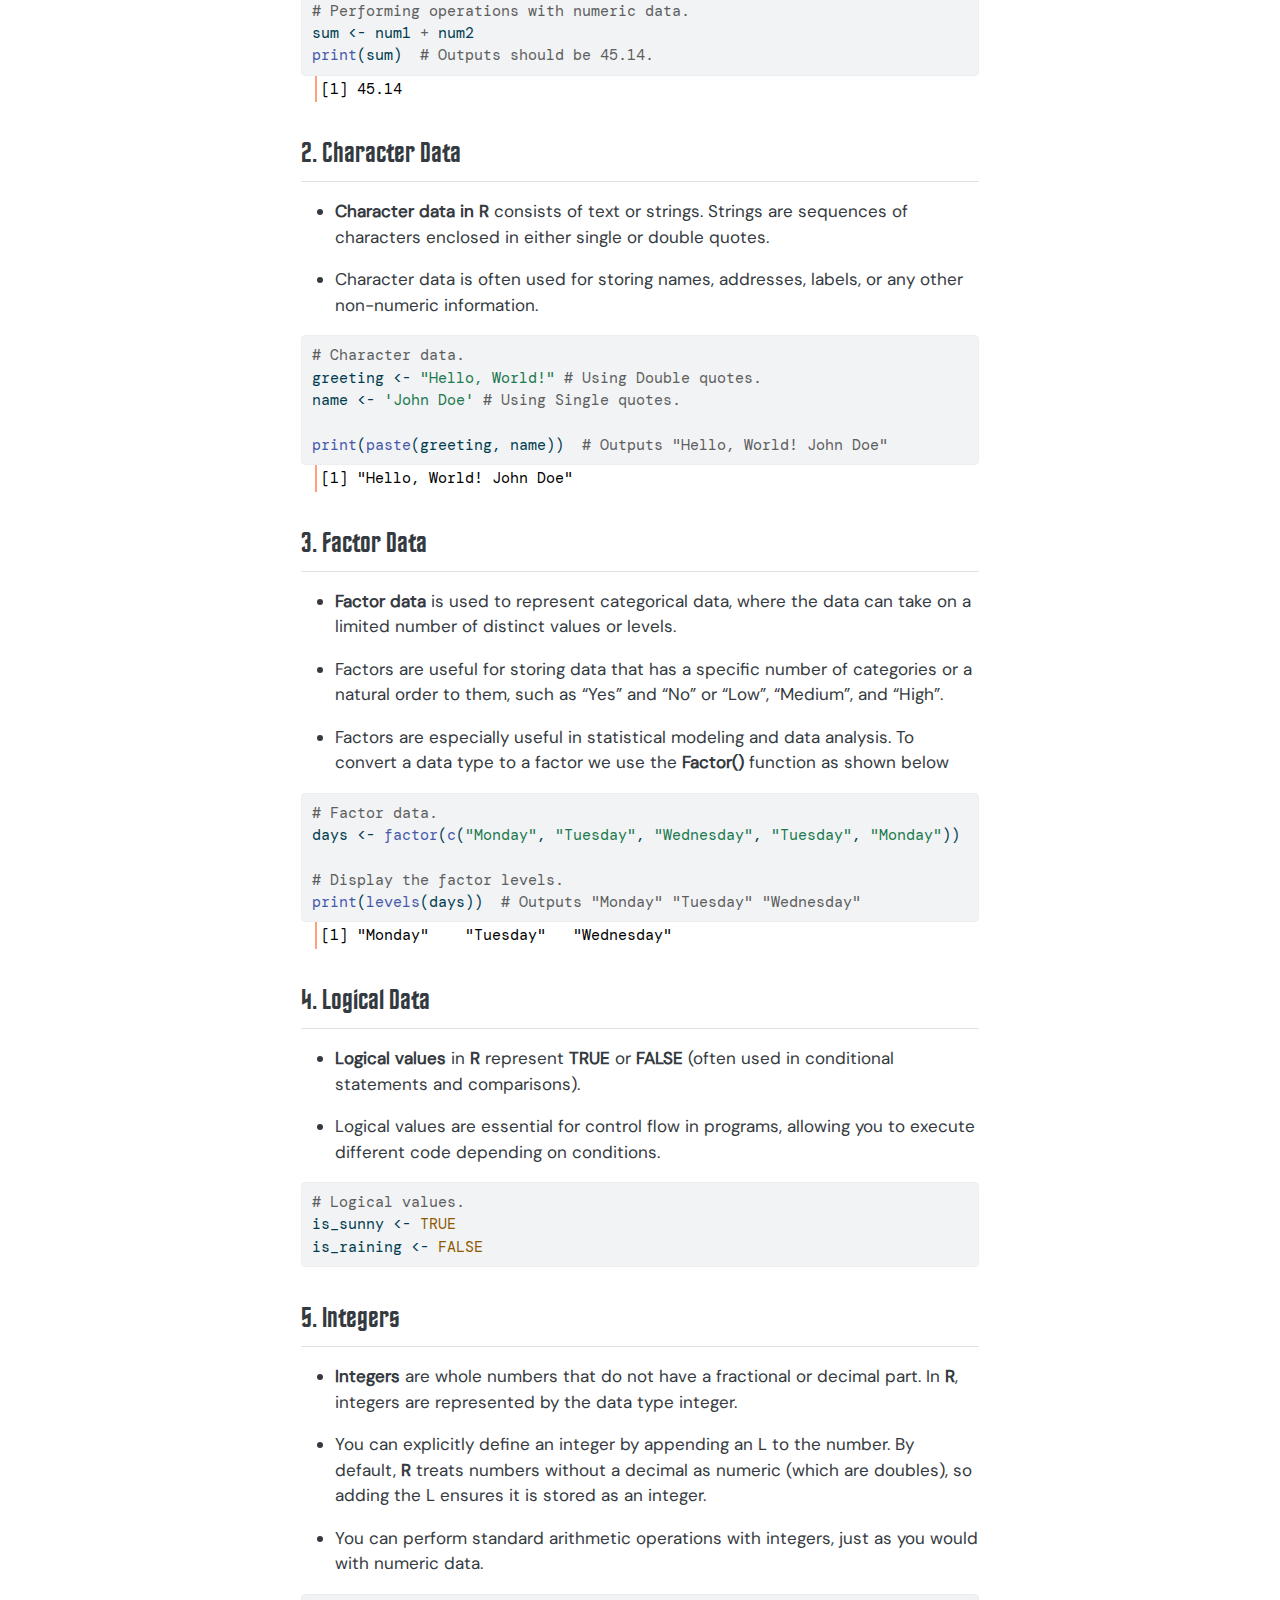
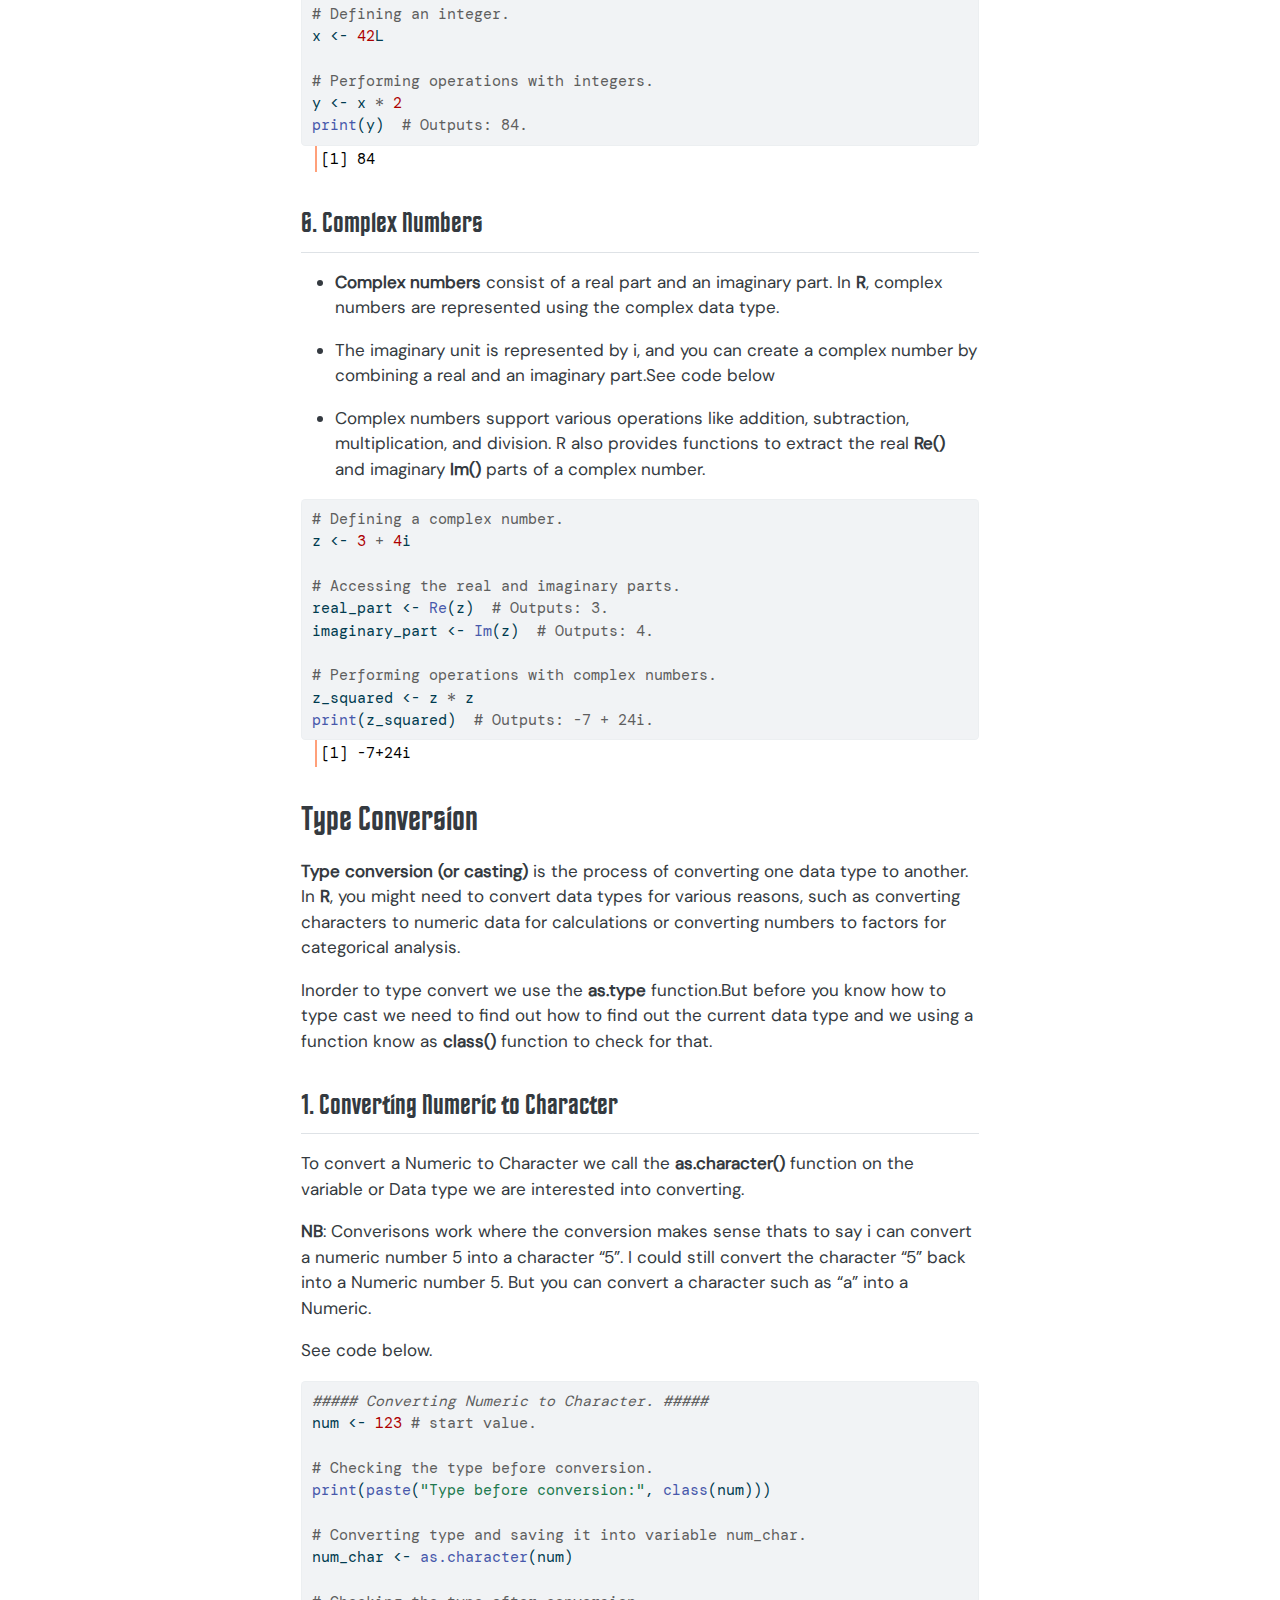
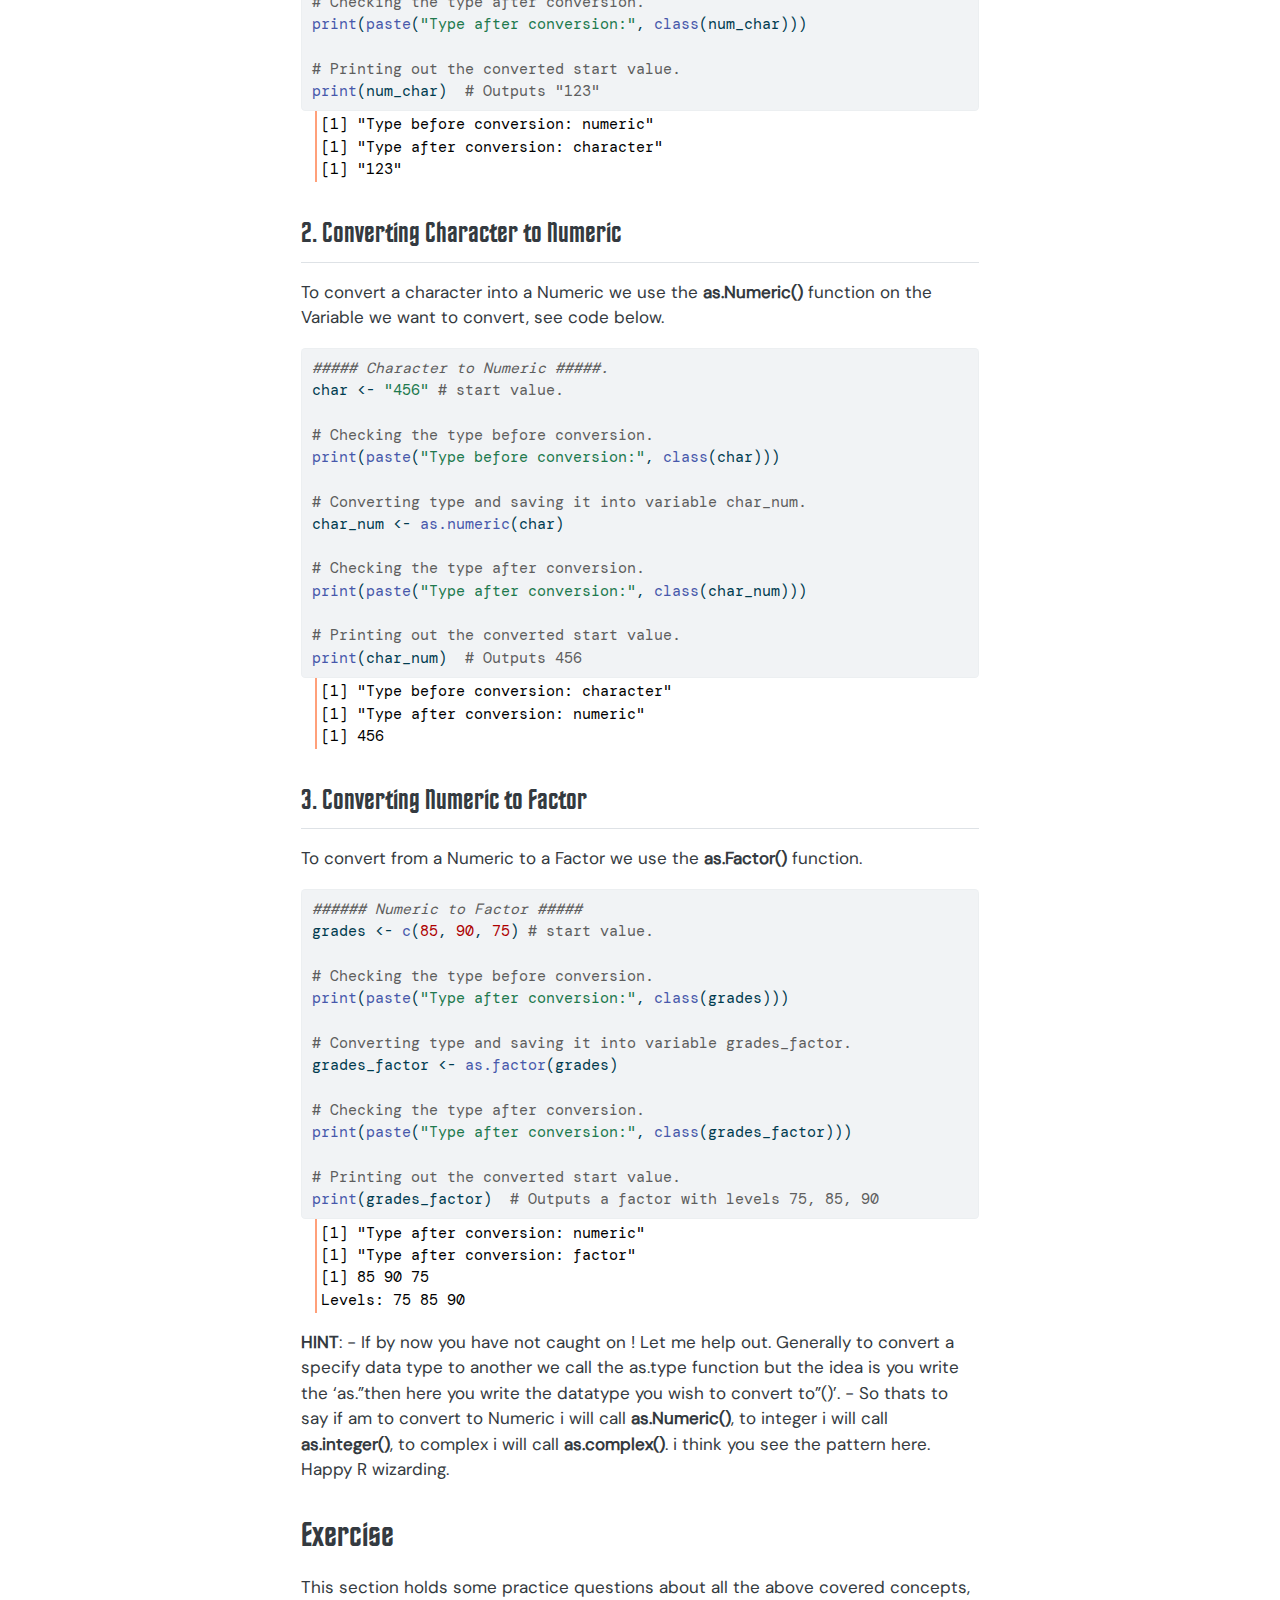
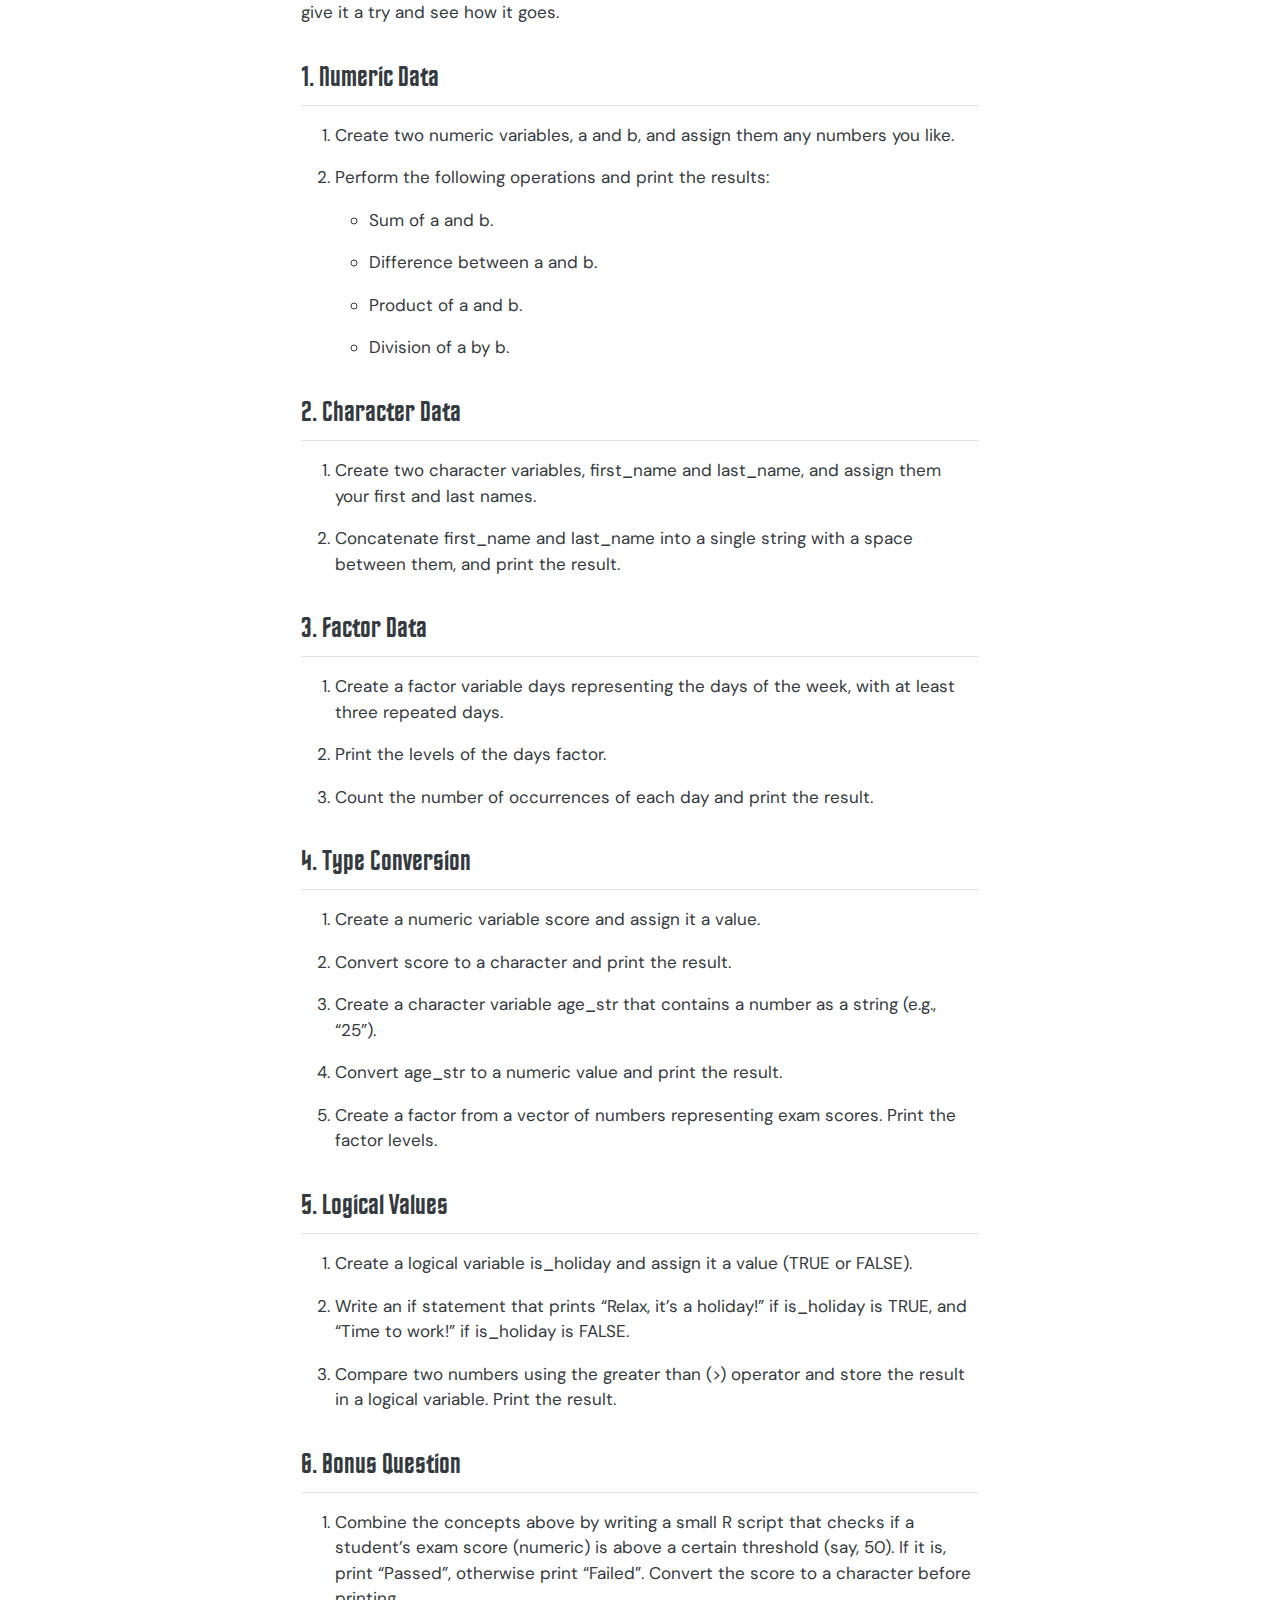
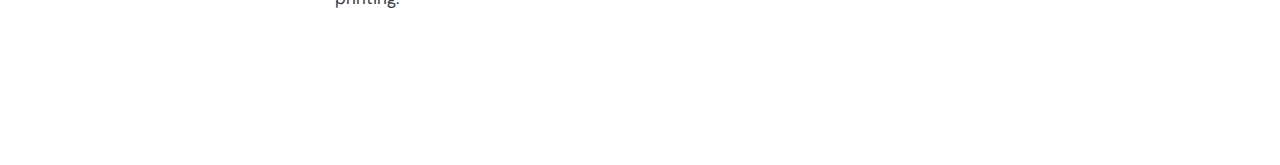
<file: R-Course/r_variables.html>
<!DOCTYPE html>
<html xmlns="http://www.w3.org/1999/xhtml" lang="en" xml:lang="en"><head>

<meta charset="utf-8">
<meta name="generator" content="quarto-1.5.57">

<meta name="viewport" content="width=device-width, initial-scale=1.0, user-scalable=yes">

<meta name="author" content="Mugabi Trevor .L">
<meta name="dcterms.date" content="2024-09-02">
<meta name="keywords" content="Variables in R, Data types in R, Character data, Complex numbers, Logical data, Type conversion, aumeric data, Integer data, decimal data">
<meta name="description" content="Introduction to data types in R and how to work with these data types">

<title>Introduction to Variables – DATAIDEA</title>
<style>
code{white-space: pre-wrap;}
span.smallcaps{font-variant: small-caps;}
div.columns{display: flex; gap: min(4vw, 1.5em);}
div.column{flex: auto; overflow-x: auto;}
div.hanging-indent{margin-left: 1.5em; text-indent: -1.5em;}
ul.task-list{list-style: none;}
ul.task-list li input[type="checkbox"] {
  width: 0.8em;
  margin: 0 0.8em 0.2em -1em; /* quarto-specific, see https://github.com/quarto-dev/quarto-cli/issues/4556 */ 
  vertical-align: middle;
}
/* CSS for syntax highlighting */
pre > code.sourceCode { white-space: pre; position: relative; }
pre > code.sourceCode > span { line-height: 1.25; }
pre > code.sourceCode > span:empty { height: 1.2em; }
.sourceCode { overflow: visible; }
code.sourceCode > span { color: inherit; text-decoration: inherit; }
div.sourceCode { margin: 1em 0; }
pre.sourceCode { margin: 0; }
@media screen {
div.sourceCode { overflow: auto; }
}
@media print {
pre > code.sourceCode { white-space: pre-wrap; }
pre > code.sourceCode > span { display: inline-block; text-indent: -5em; padding-left: 5em; }
}
pre.numberSource code
  { counter-reset: source-line 0; }
pre.numberSource code > span
  { position: relative; left: -4em; counter-increment: source-line; }
pre.numberSource code > span > a:first-child::before
  { content: counter(source-line);
    position: relative; left: -1em; text-align: right; vertical-align: baseline;
    border: none; display: inline-block;
    -webkit-touch-callout: none; -webkit-user-select: none;
    -khtml-user-select: none; -moz-user-select: none;
    -ms-user-select: none; user-select: none;
    padding: 0 4px; width: 4em;
  }
pre.numberSource { margin-left: 3em;  padding-left: 4px; }
div.sourceCode
  {   }
@media screen {
pre > code.sourceCode > span > a:first-child::before { text-decoration: underline; }
}
</style>


<script src="../site_libs/quarto-nav/quarto-nav.js"></script>
<script src="../site_libs/quarto-nav/headroom.min.js"></script>
<script src="../site_libs/clipboard/clipboard.min.js"></script>
<script src="../site_libs/quarto-search/autocomplete.umd.js"></script>
<script src="../site_libs/quarto-search/fuse.min.js"></script>
<script src="../site_libs/quarto-search/quarto-search.js"></script>
<meta name="quarto:offset" content="../">
<script src="../site_libs/quarto-html/quarto.js"></script>
<script src="../site_libs/quarto-html/popper.min.js"></script>
<script src="../site_libs/quarto-html/tippy.umd.min.js"></script>
<script src="../site_libs/quarto-html/anchor.min.js"></script>
<link href="../site_libs/quarto-html/tippy.css" rel="stylesheet">
<link href="../site_libs/quarto-html/quarto-syntax-highlighting.css" rel="stylesheet" id="quarto-text-highlighting-styles">
<script src="../site_libs/bootstrap/bootstrap.min.js"></script>
<link href="../site_libs/bootstrap/bootstrap-icons.css" rel="stylesheet">
<link href="../site_libs/bootstrap/bootstrap.min.css" rel="stylesheet" id="quarto-bootstrap" data-mode="light">
<script id="quarto-search-options" type="application/json">{
  "location": "navbar",
  "copy-button": false,
  "collapse-after": 3,
  "panel-placement": "end",
  "type": "overlay",
  "limit": 50,
  "keyboard-shortcut": [
    "f",
    "/",
    "s"
  ],
  "show-item-context": false,
  "language": {
    "search-no-results-text": "No results",
    "search-matching-documents-text": "matching documents",
    "search-copy-link-title": "Copy link to search",
    "search-hide-matches-text": "Hide additional matches",
    "search-more-match-text": "more match in this document",
    "search-more-matches-text": "more matches in this document",
    "search-clear-button-title": "Clear",
    "search-text-placeholder": "",
    "search-detached-cancel-button-title": "Cancel",
    "search-submit-button-title": "Submit",
    "search-label": "Search"
  }
}</script>


<link rel="stylesheet" href="../styles.css">
<meta property="og:title" content="Introduction to Variables – DATAIDEA">
<meta property="og:description" content="Introduction to data types in R and how to work with these data types">
<meta property="og:site_name" content="DATAIDEA">
<meta name="twitter:title" content="Introduction to Variables – DATAIDEA">
<meta name="twitter:description" content="Introduction to data types in R and how to work with these data types">
<meta name="twitter:card" content="summary">
</head>

<body class="nav-sidebar floating nav-fixed">

<div id="quarto-search-results"></div>
  <header id="quarto-header" class="headroom fixed-top">
    <nav class="navbar navbar-expand-lg " data-bs-theme="dark">
      <div class="navbar-container container-fluid">
      <div class="navbar-brand-container mx-auto">
    <a class="navbar-brand" href="../index.html">
    <span class="navbar-title">DATAIDEA</span>
    </a>
  </div>
        <div class="quarto-navbar-tools tools-end">
</div>
          <div id="quarto-search" class="" title="Search"></div>
      </div> <!-- /container-fluid -->
    </nav>
  <nav class="quarto-secondary-nav">
    <div class="container-fluid d-flex">
      <button type="button" class="quarto-btn-toggle btn" data-bs-toggle="collapse" role="button" data-bs-target=".quarto-sidebar-collapse-item" aria-controls="quarto-sidebar" aria-expanded="false" aria-label="Toggle sidebar navigation" onclick="if (window.quartoToggleHeadroom) { window.quartoToggleHeadroom(); }">
        <i class="bi bi-layout-text-sidebar-reverse"></i>
      </button>
        <nav class="quarto-page-breadcrumbs" aria-label="breadcrumb"><ol class="breadcrumb"><li class="breadcrumb-item"><a href="../R-Course/r_overview.html">R-Course</a></li><li class="breadcrumb-item"><a href="../R-Course/r_variables.html">Introduction to Variables</a></li></ol></nav>
        <a class="flex-grow-1" role="navigation" data-bs-toggle="collapse" data-bs-target=".quarto-sidebar-collapse-item" aria-controls="quarto-sidebar" aria-expanded="false" aria-label="Toggle sidebar navigation" onclick="if (window.quartoToggleHeadroom) { window.quartoToggleHeadroom(); }">      
        </a>
    </div>
  </nav>
</header>
<!-- content -->
<div id="quarto-content" class="quarto-container page-columns page-rows-contents page-layout-article page-navbar">
<!-- sidebar -->
  <nav id="quarto-sidebar" class="sidebar collapse collapse-horizontal quarto-sidebar-collapse-item sidebar-navigation floating overflow-auto">
    <div class="sidebar-menu-container"> 
    <ul class="list-unstyled mt-1">
        <li class="sidebar-item">
  <div class="sidebar-item-container"> 
  <a href="../index.html" class="sidebar-item-text sidebar-link">
 <span class="menu-text">Welcome to DATAIDEA</span></a>
  </div>
</li>
        <li class="sidebar-item sidebar-item-section">
      <div class="sidebar-item-container"> 
            <a class="sidebar-item-text sidebar-link text-start" data-bs-toggle="collapse" data-bs-target="#quarto-sidebar-section-1" role="navigation" aria-expanded="true">
 <span class="menu-text">R-Course</span></a>
          <a class="sidebar-item-toggle text-start" data-bs-toggle="collapse" data-bs-target="#quarto-sidebar-section-1" role="navigation" aria-expanded="true" aria-label="Toggle section">
            <i class="bi bi-chevron-right ms-2"></i>
          </a> 
      </div>
      <ul id="quarto-sidebar-section-1" class="collapse list-unstyled sidebar-section depth1 show">  
          <li class="sidebar-item">
  <div class="sidebar-item-container"> 
  <a href="../R-Course/r_overview.html" class="sidebar-item-text sidebar-link">
 <span class="menu-text">Introduction to R programming</span></a>
  </div>
</li>
          <li class="sidebar-item">
  <div class="sidebar-item-container"> 
  <a href="../R-Course/r_variables.html" class="sidebar-item-text sidebar-link active">
 <span class="menu-text">Introduction to Variables</span></a>
  </div>
</li>
          <li class="sidebar-item">
  <div class="sidebar-item-container"> 
  <a href="../R-Course/r_operations.html" class="sidebar-item-text sidebar-link">
 <span class="menu-text">Operations</span></a>
  </div>
</li>
          <li class="sidebar-item">
  <div class="sidebar-item-container"> 
  <a href="../R-Course/r_collections.html" class="sidebar-item-text sidebar-link">
 <span class="menu-text">Collections</span></a>
  </div>
</li>
      </ul>
  </li>
        <li class="sidebar-item sidebar-item-section">
      <div class="sidebar-item-container"> 
            <a class="sidebar-item-text sidebar-link text-start" data-bs-toggle="collapse" data-bs-target="#quarto-sidebar-section-2" role="navigation" aria-expanded="true">
 <span class="menu-text">R-Data-Analysis</span></a>
          <a class="sidebar-item-toggle text-start" data-bs-toggle="collapse" data-bs-target="#quarto-sidebar-section-2" role="navigation" aria-expanded="true" aria-label="Toggle section">
            <i class="bi bi-chevron-right ms-2"></i>
          </a> 
      </div>
      <ul id="quarto-sidebar-section-2" class="collapse list-unstyled sidebar-section depth1 show">  
          <li class="sidebar-item sidebar-item-section">
      <div class="sidebar-item-container"> 
            <a class="sidebar-item-text sidebar-link text-start collapsed" data-bs-toggle="collapse" data-bs-target="#quarto-sidebar-section-3" role="navigation" aria-expanded="false">
 <span class="menu-text">Week1-Introduction</span></a>
          <a class="sidebar-item-toggle text-start collapsed" data-bs-toggle="collapse" data-bs-target="#quarto-sidebar-section-3" role="navigation" aria-expanded="false" aria-label="Toggle section">
            <i class="bi bi-chevron-right ms-2"></i>
          </a> 
      </div>
      <ul id="quarto-sidebar-section-3" class="collapse list-unstyled sidebar-section depth2 ">  
          <li class="sidebar-item">
  <div class="sidebar-item-container"> 
  <a href="../R-Data-Analysis/Week1-Introduction/1.1_r_crash_course.html" class="sidebar-item-text sidebar-link">
 <span class="menu-text">Base R Crash Course: Core Concepts</span></a>
  </div>
</li>
      </ul>
  </li>
          <li class="sidebar-item sidebar-item-section">
      <div class="sidebar-item-container"> 
            <a class="sidebar-item-text sidebar-link text-start collapsed" data-bs-toggle="collapse" data-bs-target="#quarto-sidebar-section-4" role="navigation" aria-expanded="false">
 <span class="menu-text">Week2-Data-Cleaning</span></a>
          <a class="sidebar-item-toggle text-start collapsed" data-bs-toggle="collapse" data-bs-target="#quarto-sidebar-section-4" role="navigation" aria-expanded="false" aria-label="Toggle section">
            <i class="bi bi-chevron-right ms-2"></i>
          </a> 
      </div>
      <ul id="quarto-sidebar-section-4" class="collapse list-unstyled sidebar-section depth2 ">  
          <li class="sidebar-item">
  <div class="sidebar-item-container"> 
  <a href="../R-Data-Analysis/Week2-Data-Cleaning/2.1_data_cleaning_crash_course.html" class="sidebar-item-text sidebar-link">
 <span class="menu-text">Data Cleaning Crash Course</span></a>
  </div>
</li>
      </ul>
  </li>
          <li class="sidebar-item sidebar-item-section">
      <div class="sidebar-item-container"> 
            <a class="sidebar-item-text sidebar-link text-start collapsed" data-bs-toggle="collapse" data-bs-target="#quarto-sidebar-section-5" role="navigation" aria-expanded="false">
 <span class="menu-text">Week3-Data-Visualization</span></a>
          <a class="sidebar-item-toggle text-start collapsed" data-bs-toggle="collapse" data-bs-target="#quarto-sidebar-section-5" role="navigation" aria-expanded="false" aria-label="Toggle section">
            <i class="bi bi-chevron-right ms-2"></i>
          </a> 
      </div>
      <ul id="quarto-sidebar-section-5" class="collapse list-unstyled sidebar-section depth2 ">  
          <li class="sidebar-item">
  <div class="sidebar-item-container"> 
  <a href="../R-Data-Analysis/Week3-Data-Visualization/3.1_data_visualization_crash_course.html" class="sidebar-item-text sidebar-link">
 <span class="menu-text">Data Visualization</span></a>
  </div>
</li>
      </ul>
  </li>
      </ul>
  </li>
    </ul>
    </div>
</nav>
<div id="quarto-sidebar-glass" class="quarto-sidebar-collapse-item" data-bs-toggle="collapse" data-bs-target=".quarto-sidebar-collapse-item"></div>
<!-- margin-sidebar -->
    <div id="quarto-margin-sidebar" class="sidebar margin-sidebar">
        <nav id="TOC" role="doc-toc" class="toc-active">
    <h2 id="toc-title">On this page</h2>
   
  <ul>
  <li><a href="#variables" id="toc-variables" class="nav-link active" data-scroll-target="#variables">Variables</a></li>
  <li><a href="#data-types-in-r" id="toc-data-types-in-r" class="nav-link" data-scroll-target="#data-types-in-r">Data Types in R</a>
  <ul class="collapse">
  <li><a href="#numeric-data" id="toc-numeric-data" class="nav-link" data-scroll-target="#numeric-data">1. Numeric Data</a></li>
  <li><a href="#character-data" id="toc-character-data" class="nav-link" data-scroll-target="#character-data">2. Character Data</a></li>
  <li><a href="#factor-data" id="toc-factor-data" class="nav-link" data-scroll-target="#factor-data">3. Factor Data</a></li>
  <li><a href="#logical-data" id="toc-logical-data" class="nav-link" data-scroll-target="#logical-data">4. Logical Data</a></li>
  <li><a href="#integers" id="toc-integers" class="nav-link" data-scroll-target="#integers">5. Integers</a></li>
  <li><a href="#complex-numbers" id="toc-complex-numbers" class="nav-link" data-scroll-target="#complex-numbers">6. Complex Numbers</a></li>
  </ul></li>
  <li><a href="#type-conversion" id="toc-type-conversion" class="nav-link" data-scroll-target="#type-conversion">Type Conversion</a>
  <ul class="collapse">
  <li><a href="#converting-numeric-to-character" id="toc-converting-numeric-to-character" class="nav-link" data-scroll-target="#converting-numeric-to-character">1. Converting Numeric to Character</a></li>
  <li><a href="#converting-character-to-numeric" id="toc-converting-character-to-numeric" class="nav-link" data-scroll-target="#converting-character-to-numeric">2. Converting Character to Numeric</a></li>
  <li><a href="#converting-numeric-to-factor" id="toc-converting-numeric-to-factor" class="nav-link" data-scroll-target="#converting-numeric-to-factor">3. Converting Numeric to Factor</a></li>
  </ul></li>
  <li><a href="#exercise" id="toc-exercise" class="nav-link" data-scroll-target="#exercise">Exercise</a>
  <ul class="collapse">
  <li><a href="#numeric-data-1" id="toc-numeric-data-1" class="nav-link" data-scroll-target="#numeric-data-1">1. Numeric Data</a></li>
  <li><a href="#character-data-1" id="toc-character-data-1" class="nav-link" data-scroll-target="#character-data-1">2. Character Data</a></li>
  <li><a href="#factor-data-1" id="toc-factor-data-1" class="nav-link" data-scroll-target="#factor-data-1">3. Factor Data</a></li>
  <li><a href="#type-conversion-1" id="toc-type-conversion-1" class="nav-link" data-scroll-target="#type-conversion-1">4. Type Conversion</a></li>
  <li><a href="#logical-values" id="toc-logical-values" class="nav-link" data-scroll-target="#logical-values">5. Logical Values</a></li>
  <li><a href="#bonus-question" id="toc-bonus-question" class="nav-link" data-scroll-target="#bonus-question">6. Bonus Question</a></li>
  </ul></li>
  </ul>
<div class="toc-actions"><ul><li><a href="https://github.com/dataideaorg/dataidea-R/issues/new" class="toc-action"><i class="bi bi-github"></i>Report an issue</a></li></ul></div></nav>
    </div>
<!-- main -->
<main class="content" id="quarto-document-content">

<header id="title-block-header" class="quarto-title-block default"><nav class="quarto-page-breadcrumbs quarto-title-breadcrumbs d-none d-lg-block" aria-label="breadcrumb"><ol class="breadcrumb"><li class="breadcrumb-item"><a href="../R-Course/r_overview.html">R-Course</a></li><li class="breadcrumb-item"><a href="../R-Course/r_variables.html">Introduction to Variables</a></li></ol></nav>
<div class="quarto-title">
<h1 class="title">Introduction to Variables</h1>
</div>

<div>
  <div class="description">
    Introduction to data types in R and how to work with these data types
  </div>
</div>


<div class="quarto-title-meta">

    <div>
    <div class="quarto-title-meta-heading">Author</div>
    <div class="quarto-title-meta-contents">
             <p>Mugabi Trevor .L </p>
          </div>
  </div>
    
    <div>
    <div class="quarto-title-meta-heading">Published</div>
    <div class="quarto-title-meta-contents">
      <p class="date">2024-09-02</p>
    </div>
  </div>
  
    
  </div>
  

<div>
  <div class="keywords">
    <div class="block-title">Keywords</div>
    <p>Variables in R, Data types in R, Character data, Complex numbers, Logical data, Type conversion, aumeric data, Integer data, decimal data</p>
  </div>
</div>

</header>


<!-- WARNING: THIS FILE WAS AUTOGENERATED! DO NOT EDIT! -->
<section id="variables" class="level1">
<h1>Variables</h1>
<p><strong>In R:</strong> - <strong>A variable</strong> in R is used to store data that you want to work with. - You can assign a value to a variable using the assignment operator “&lt;-” or “=”. - Once a variable is assigned a value, you can use the variable name to refer to that value in your code</p>
<div id="cell-4" class="cell">
<div class="sourceCode cell-code" id="cb1"><pre class="sourceCode R code-with-copy"><code class="sourceCode r"><span id="cb1-1"><a href="#cb1-1" aria-hidden="true" tabindex="-1"></a><span class="co"># Example 1 using assignment operator "&lt;-".</span></span>
<span id="cb1-2"><a href="#cb1-2" aria-hidden="true" tabindex="-1"></a>num_1 <span class="ot">&lt;-</span> <span class="dv">1</span>  <span class="co"># Assigning value 1 to variable num_1.</span></span>
<span id="cb1-3"><a href="#cb1-3" aria-hidden="true" tabindex="-1"></a><span class="fu">print</span>(num_1) <span class="co"># Prints out what the variable num_1 contains.</span></span></code><button title="Copy to Clipboard" class="code-copy-button"><i class="bi"></i></button></pre></div>
<div class="cell-output cell-output-stdout">
<pre><code>[1] 1</code></pre>
</div>
</div>
<p>In the above code we see that now num_1 is assigned to the value of 1 therefore anywhere in our code we refer to “num_1” the 1 is whats being referenced.</p>
<div id="cell-6" class="cell">
<div class="sourceCode cell-code" id="cb3"><pre class="sourceCode R code-with-copy"><code class="sourceCode r"><span id="cb3-1"><a href="#cb3-1" aria-hidden="true" tabindex="-1"></a><span class="co"># Example 2 using assignment operator "=".</span></span>
<span id="cb3-2"><a href="#cb3-2" aria-hidden="true" tabindex="-1"></a>num_2 <span class="ot">=</span> <span class="dv">3</span>  <span class="co"># Assigning value of 3 to variable num_2.</span></span>
<span id="cb3-3"><a href="#cb3-3" aria-hidden="true" tabindex="-1"></a><span class="fu">print</span>(num_2) <span class="co"># Prints out what the variable num_1 contains.</span></span></code><button title="Copy to Clipboard" class="code-copy-button"><i class="bi"></i></button></pre></div>
<div class="cell-output cell-output-stdout">
<pre><code>[1] 3</code></pre>
</div>
</div>
<p>In the above code we see that now num_2 is assigned to the value of 3. Therefore anywhere in our code we refer to “num_2” the 3 is whats being referenced. With this knowledge in mind so if num_1 is 1 and num_2 is 3 then num_1 plus num_3 should equal to 1 + 3 which equals to 4 . Lets test this out below and see what we end up with.</p>
<div id="cell-8" class="cell">
<div class="sourceCode cell-code" id="cb5"><pre class="sourceCode R code-with-copy"><code class="sourceCode r"><span id="cb5-1"><a href="#cb5-1" aria-hidden="true" tabindex="-1"></a><span class="co"># Testing above theory that num_1 + num_2 = 4 since num_1 = 1 and num_2 = 3.</span></span>
<span id="cb5-2"><a href="#cb5-2" aria-hidden="true" tabindex="-1"></a><span class="co"># Adding num1 and num_2 putting the outcome of the operation into a variable called results.</span></span>
<span id="cb5-3"><a href="#cb5-3" aria-hidden="true" tabindex="-1"></a>results <span class="ot">&lt;-</span> num_1 <span class="sc">+</span> num_2  </span>
<span id="cb5-4"><a href="#cb5-4" aria-hidden="true" tabindex="-1"></a><span class="fu">print</span>(results)  <span class="co"># printing out the results.</span></span></code><button title="Copy to Clipboard" class="code-copy-button"><i class="bi"></i></button></pre></div>
<div class="cell-output cell-output-stdout">
<pre><code>[1] 4</code></pre>
</div>
</div>
<p>Look at that we get a Four as the answer, this proves the concept of variables being containers for whatever we may like to store. Which brings us to the Question of “What Exactly can we store in a variable 🤔🤔?”.</p>
</section>
<section id="data-types-in-r" class="level1">
<h1>Data Types in R</h1>
<p>When working with <strong>R</strong>, understanding different data types is crucial. These types determine how <strong>R</strong> handles and processes your data. So, let’s break it down</p>
<section id="numeric-data" class="level2">
<h2 class="anchored" data-anchor-id="numeric-data">1. Numeric Data</h2>
<ul>
<li><p><strong>Numeric data in R</strong> refers to any data that represents numbers. This can include integers (whole numbers) and doubles (floating-point numbers or decimals).</p></li>
<li><p>Numeric data is used for mathematical operations like addition, subtraction, multiplication, and division.</p></li>
</ul>
<div id="cell-11" class="cell">
<div class="sourceCode cell-code" id="cb7"><pre class="sourceCode R code-with-copy"><code class="sourceCode r"><span id="cb7-1"><a href="#cb7-1" aria-hidden="true" tabindex="-1"></a><span class="co"># Numeric data.</span></span>
<span id="cb7-2"><a href="#cb7-2" aria-hidden="true" tabindex="-1"></a>num1 <span class="ot">&lt;-</span> <span class="dv">42</span>       <span class="co"># Integer.</span></span>
<span id="cb7-3"><a href="#cb7-3" aria-hidden="true" tabindex="-1"></a>num2 <span class="ot">&lt;-</span> <span class="fl">3.14</span>     <span class="co"># Decimal or floating-point number.</span></span>
<span id="cb7-4"><a href="#cb7-4" aria-hidden="true" tabindex="-1"></a></span>
<span id="cb7-5"><a href="#cb7-5" aria-hidden="true" tabindex="-1"></a><span class="co"># Performing operations with numeric data.</span></span>
<span id="cb7-6"><a href="#cb7-6" aria-hidden="true" tabindex="-1"></a>sum <span class="ot">&lt;-</span> num1 <span class="sc">+</span> num2</span>
<span id="cb7-7"><a href="#cb7-7" aria-hidden="true" tabindex="-1"></a><span class="fu">print</span>(sum)  <span class="co"># Outputs should be 45.14.</span></span></code><button title="Copy to Clipboard" class="code-copy-button"><i class="bi"></i></button></pre></div>
<div class="cell-output cell-output-stdout">
<pre><code>[1] 45.14</code></pre>
</div>
</div>
</section>
<section id="character-data" class="level2">
<h2 class="anchored" data-anchor-id="character-data">2. Character Data</h2>
<ul>
<li><p><strong>Character data in R</strong> consists of text or strings. Strings are sequences of characters enclosed in either single or double quotes.</p></li>
<li><p>Character data is often used for storing names, addresses, labels, or any other non-numeric information.</p></li>
</ul>
<div id="cell-13" class="cell">
<div class="sourceCode cell-code" id="cb9"><pre class="sourceCode R code-with-copy"><code class="sourceCode r"><span id="cb9-1"><a href="#cb9-1" aria-hidden="true" tabindex="-1"></a><span class="co"># Character data.</span></span>
<span id="cb9-2"><a href="#cb9-2" aria-hidden="true" tabindex="-1"></a>greeting <span class="ot">&lt;-</span> <span class="st">"Hello, World!"</span> <span class="co"># Using Double quotes.</span></span>
<span id="cb9-3"><a href="#cb9-3" aria-hidden="true" tabindex="-1"></a>name <span class="ot">&lt;-</span> <span class="st">'John Doe'</span> <span class="co"># Using Single quotes.</span></span>
<span id="cb9-4"><a href="#cb9-4" aria-hidden="true" tabindex="-1"></a></span>
<span id="cb9-5"><a href="#cb9-5" aria-hidden="true" tabindex="-1"></a><span class="fu">print</span>(<span class="fu">paste</span>(greeting, name))  <span class="co"># Outputs "Hello, World! John Doe"</span></span></code><button title="Copy to Clipboard" class="code-copy-button"><i class="bi"></i></button></pre></div>
<div class="cell-output cell-output-stdout">
<pre><code>[1] "Hello, World! John Doe"</code></pre>
</div>
</div>
</section>
<section id="factor-data" class="level2">
<h2 class="anchored" data-anchor-id="factor-data">3. Factor Data</h2>
<ul>
<li><p><strong>Factor data</strong> is used to represent categorical data, where the data can take on a limited number of distinct values or levels.</p></li>
<li><p>Factors are useful for storing data that has a specific number of categories or a natural order to them, such as “Yes” and “No” or “Low”, “Medium”, and “High”.</p></li>
<li><p>Factors are especially useful in statistical modeling and data analysis. To convert a data type to a factor we use the <strong>Factor()</strong> function as shown below</p></li>
</ul>
<div id="cell-15" class="cell">
<div class="sourceCode cell-code" id="cb11"><pre class="sourceCode R code-with-copy"><code class="sourceCode r"><span id="cb11-1"><a href="#cb11-1" aria-hidden="true" tabindex="-1"></a><span class="co"># Factor data.</span></span>
<span id="cb11-2"><a href="#cb11-2" aria-hidden="true" tabindex="-1"></a>days <span class="ot">&lt;-</span> <span class="fu">factor</span>(<span class="fu">c</span>(<span class="st">"Monday"</span>, <span class="st">"Tuesday"</span>, <span class="st">"Wednesday"</span>, <span class="st">"Tuesday"</span>, <span class="st">"Monday"</span>))</span>
<span id="cb11-3"><a href="#cb11-3" aria-hidden="true" tabindex="-1"></a></span>
<span id="cb11-4"><a href="#cb11-4" aria-hidden="true" tabindex="-1"></a><span class="co"># Display the factor levels.</span></span>
<span id="cb11-5"><a href="#cb11-5" aria-hidden="true" tabindex="-1"></a><span class="fu">print</span>(<span class="fu">levels</span>(days))  <span class="co"># Outputs "Monday" "Tuesday" "Wednesday"</span></span></code><button title="Copy to Clipboard" class="code-copy-button"><i class="bi"></i></button></pre></div>
<div class="cell-output cell-output-stdout">
<pre><code>[1] "Monday"    "Tuesday"   "Wednesday"</code></pre>
</div>
</div>
</section>
<section id="logical-data" class="level2">
<h2 class="anchored" data-anchor-id="logical-data">4. Logical Data</h2>
<ul>
<li><p><strong>Logical values</strong> in <strong>R</strong> represent <strong>TRUE</strong> or <strong>FALSE</strong> (often used in conditional statements and comparisons).</p></li>
<li><p>Logical values are essential for control flow in programs, allowing you to execute different code depending on conditions.</p></li>
</ul>
<div id="cell-17" class="cell">
<div class="sourceCode cell-code" id="cb13"><pre class="sourceCode R code-with-copy"><code class="sourceCode r"><span id="cb13-1"><a href="#cb13-1" aria-hidden="true" tabindex="-1"></a><span class="co"># Logical values.</span></span>
<span id="cb13-2"><a href="#cb13-2" aria-hidden="true" tabindex="-1"></a>is_sunny <span class="ot">&lt;-</span> <span class="cn">TRUE</span></span>
<span id="cb13-3"><a href="#cb13-3" aria-hidden="true" tabindex="-1"></a>is_raining <span class="ot">&lt;-</span> <span class="cn">FALSE</span></span></code><button title="Copy to Clipboard" class="code-copy-button"><i class="bi"></i></button></pre></div>
</div>
</section>
<section id="integers" class="level2">
<h2 class="anchored" data-anchor-id="integers">5. Integers</h2>
<ul>
<li><p><strong>Integers</strong> are whole numbers that do not have a fractional or decimal part. In <strong>R</strong>, integers are represented by the data type integer.</p></li>
<li><p>You can explicitly define an integer by appending an L to the number. By default, <strong>R</strong> treats numbers without a decimal as numeric (which are doubles), so adding the L ensures it is stored as an integer.</p></li>
<li><p>You can perform standard arithmetic operations with integers, just as you would with numeric data.</p></li>
</ul>
<div id="cell-19" class="cell">
<div class="sourceCode cell-code" id="cb14"><pre class="sourceCode R code-with-copy"><code class="sourceCode r"><span id="cb14-1"><a href="#cb14-1" aria-hidden="true" tabindex="-1"></a><span class="co"># Defining an integer.</span></span>
<span id="cb14-2"><a href="#cb14-2" aria-hidden="true" tabindex="-1"></a>x <span class="ot">&lt;-</span> <span class="dv">42</span>L</span>
<span id="cb14-3"><a href="#cb14-3" aria-hidden="true" tabindex="-1"></a></span>
<span id="cb14-4"><a href="#cb14-4" aria-hidden="true" tabindex="-1"></a><span class="co"># Performing operations with integers.</span></span>
<span id="cb14-5"><a href="#cb14-5" aria-hidden="true" tabindex="-1"></a>y <span class="ot">&lt;-</span> x <span class="sc">*</span> <span class="dv">2</span></span>
<span id="cb14-6"><a href="#cb14-6" aria-hidden="true" tabindex="-1"></a><span class="fu">print</span>(y)  <span class="co"># Outputs: 84.</span></span></code><button title="Copy to Clipboard" class="code-copy-button"><i class="bi"></i></button></pre></div>
<div class="cell-output cell-output-stdout">
<pre><code>[1] 84</code></pre>
</div>
</div>
</section>
<section id="complex-numbers" class="level2">
<h2 class="anchored" data-anchor-id="complex-numbers">6. Complex Numbers</h2>
<ul>
<li><p><strong>Complex numbers</strong> consist of a real part and an imaginary part. In <strong>R</strong>, complex numbers are represented using the complex data type.</p></li>
<li><p>The imaginary unit is represented by i, and you can create a complex number by combining a real and an imaginary part.See code below</p></li>
<li><p>Complex numbers support various operations like addition, subtraction, multiplication, and division. R also provides functions to extract the real <strong>Re()</strong> and imaginary <strong>Im()</strong> parts of a complex number.</p></li>
</ul>
<div id="cell-21" class="cell">
<div class="sourceCode cell-code" id="cb16"><pre class="sourceCode R code-with-copy"><code class="sourceCode r"><span id="cb16-1"><a href="#cb16-1" aria-hidden="true" tabindex="-1"></a><span class="co"># Defining a complex number.</span></span>
<span id="cb16-2"><a href="#cb16-2" aria-hidden="true" tabindex="-1"></a>z <span class="ot">&lt;-</span> <span class="dv">3</span> <span class="sc">+</span> <span class="dv">4</span>i</span>
<span id="cb16-3"><a href="#cb16-3" aria-hidden="true" tabindex="-1"></a></span>
<span id="cb16-4"><a href="#cb16-4" aria-hidden="true" tabindex="-1"></a><span class="co"># Accessing the real and imaginary parts.</span></span>
<span id="cb16-5"><a href="#cb16-5" aria-hidden="true" tabindex="-1"></a>real_part <span class="ot">&lt;-</span> <span class="fu">Re</span>(z)  <span class="co"># Outputs: 3.</span></span>
<span id="cb16-6"><a href="#cb16-6" aria-hidden="true" tabindex="-1"></a>imaginary_part <span class="ot">&lt;-</span> <span class="fu">Im</span>(z)  <span class="co"># Outputs: 4.</span></span>
<span id="cb16-7"><a href="#cb16-7" aria-hidden="true" tabindex="-1"></a></span>
<span id="cb16-8"><a href="#cb16-8" aria-hidden="true" tabindex="-1"></a><span class="co"># Performing operations with complex numbers.</span></span>
<span id="cb16-9"><a href="#cb16-9" aria-hidden="true" tabindex="-1"></a>z_squared <span class="ot">&lt;-</span> z <span class="sc">*</span> z</span>
<span id="cb16-10"><a href="#cb16-10" aria-hidden="true" tabindex="-1"></a><span class="fu">print</span>(z_squared)  <span class="co"># Outputs: -7 + 24i.</span></span></code><button title="Copy to Clipboard" class="code-copy-button"><i class="bi"></i></button></pre></div>
<div class="cell-output cell-output-stdout">
<pre><code>[1] -7+24i</code></pre>
</div>
</div>
</section>
</section>
<section id="type-conversion" class="level1">
<h1>Type Conversion</h1>
<p><strong>Type conversion (or casting)</strong> is the process of converting one data type to another. In <strong>R</strong>, you might need to convert data types for various reasons, such as converting characters to numeric data for calculations or converting numbers to factors for categorical analysis.</p>
<p>Inorder to type convert we use the <strong>as.type</strong> function.But before you know how to type cast we need to find out how to find out the current data type and we using a function know as <strong>class()</strong> function to check for that.</p>
<section id="converting-numeric-to-character" class="level2">
<h2 class="anchored" data-anchor-id="converting-numeric-to-character">1. Converting Numeric to Character</h2>
<p>To convert a Numeric to Character we call the <strong>as.character()</strong> function on the variable or Data type we are interested into converting.</p>
<p><strong>NB</strong>: Converisons work where the conversion makes sense thats to say i can convert a numeric number 5 into a character “5”. I could still convert the character “5” back into a Numeric number 5. But you can convert a character such as “a” into a Numeric.</p>
<p>See code below.</p>
<div id="cell-24" class="cell">
<div class="sourceCode cell-code" id="cb18"><pre class="sourceCode R code-with-copy"><code class="sourceCode r"><span id="cb18-1"><a href="#cb18-1" aria-hidden="true" tabindex="-1"></a><span class="do">##### Converting Numeric to Character. #####</span></span>
<span id="cb18-2"><a href="#cb18-2" aria-hidden="true" tabindex="-1"></a>num <span class="ot">&lt;-</span> <span class="dv">123</span> <span class="co"># start value.</span></span>
<span id="cb18-3"><a href="#cb18-3" aria-hidden="true" tabindex="-1"></a></span>
<span id="cb18-4"><a href="#cb18-4" aria-hidden="true" tabindex="-1"></a><span class="co"># Checking the type before conversion.</span></span>
<span id="cb18-5"><a href="#cb18-5" aria-hidden="true" tabindex="-1"></a><span class="fu">print</span>(<span class="fu">paste</span>(<span class="st">"Type before conversion:"</span>, <span class="fu">class</span>(num))) </span>
<span id="cb18-6"><a href="#cb18-6" aria-hidden="true" tabindex="-1"></a></span>
<span id="cb18-7"><a href="#cb18-7" aria-hidden="true" tabindex="-1"></a><span class="co"># Converting type and saving it into variable num_char.</span></span>
<span id="cb18-8"><a href="#cb18-8" aria-hidden="true" tabindex="-1"></a>num_char <span class="ot">&lt;-</span> <span class="fu">as.character</span>(num)</span>
<span id="cb18-9"><a href="#cb18-9" aria-hidden="true" tabindex="-1"></a></span>
<span id="cb18-10"><a href="#cb18-10" aria-hidden="true" tabindex="-1"></a><span class="co"># Checking the type after conversion.</span></span>
<span id="cb18-11"><a href="#cb18-11" aria-hidden="true" tabindex="-1"></a><span class="fu">print</span>(<span class="fu">paste</span>(<span class="st">"Type after conversion:"</span>, <span class="fu">class</span>(num_char)))</span>
<span id="cb18-12"><a href="#cb18-12" aria-hidden="true" tabindex="-1"></a></span>
<span id="cb18-13"><a href="#cb18-13" aria-hidden="true" tabindex="-1"></a><span class="co"># Printing out the converted start value.</span></span>
<span id="cb18-14"><a href="#cb18-14" aria-hidden="true" tabindex="-1"></a><span class="fu">print</span>(num_char)  <span class="co"># Outputs "123"</span></span></code><button title="Copy to Clipboard" class="code-copy-button"><i class="bi"></i></button></pre></div>
<div class="cell-output cell-output-stdout">
<pre><code>[1] "Type before conversion: numeric"
[1] "Type after conversion: character"
[1] "123"</code></pre>
</div>
</div>
</section>
<section id="converting-character-to-numeric" class="level2">
<h2 class="anchored" data-anchor-id="converting-character-to-numeric">2. Converting Character to Numeric</h2>
<p>To convert a character into a Numeric we use the <strong>as.Numeric()</strong> function on the Variable we want to convert, see code below.</p>
<div id="cell-26" class="cell">
<div class="sourceCode cell-code" id="cb20"><pre class="sourceCode R code-with-copy"><code class="sourceCode r"><span id="cb20-1"><a href="#cb20-1" aria-hidden="true" tabindex="-1"></a><span class="do">##### Character to Numeric #####.</span></span>
<span id="cb20-2"><a href="#cb20-2" aria-hidden="true" tabindex="-1"></a>char <span class="ot">&lt;-</span> <span class="st">"456"</span> <span class="co"># start value.</span></span>
<span id="cb20-3"><a href="#cb20-3" aria-hidden="true" tabindex="-1"></a></span>
<span id="cb20-4"><a href="#cb20-4" aria-hidden="true" tabindex="-1"></a><span class="co"># Checking the type before conversion.</span></span>
<span id="cb20-5"><a href="#cb20-5" aria-hidden="true" tabindex="-1"></a><span class="fu">print</span>(<span class="fu">paste</span>(<span class="st">"Type before conversion:"</span>, <span class="fu">class</span>(char))) </span>
<span id="cb20-6"><a href="#cb20-6" aria-hidden="true" tabindex="-1"></a></span>
<span id="cb20-7"><a href="#cb20-7" aria-hidden="true" tabindex="-1"></a><span class="co"># Converting type and saving it into variable char_num.</span></span>
<span id="cb20-8"><a href="#cb20-8" aria-hidden="true" tabindex="-1"></a>char_num <span class="ot">&lt;-</span> <span class="fu">as.numeric</span>(char)</span>
<span id="cb20-9"><a href="#cb20-9" aria-hidden="true" tabindex="-1"></a></span>
<span id="cb20-10"><a href="#cb20-10" aria-hidden="true" tabindex="-1"></a><span class="co"># Checking the type after conversion.</span></span>
<span id="cb20-11"><a href="#cb20-11" aria-hidden="true" tabindex="-1"></a><span class="fu">print</span>(<span class="fu">paste</span>(<span class="st">"Type after conversion:"</span>, <span class="fu">class</span>(char_num)))</span>
<span id="cb20-12"><a href="#cb20-12" aria-hidden="true" tabindex="-1"></a></span>
<span id="cb20-13"><a href="#cb20-13" aria-hidden="true" tabindex="-1"></a><span class="co"># Printing out the converted start value.</span></span>
<span id="cb20-14"><a href="#cb20-14" aria-hidden="true" tabindex="-1"></a><span class="fu">print</span>(char_num)  <span class="co"># Outputs 456</span></span></code><button title="Copy to Clipboard" class="code-copy-button"><i class="bi"></i></button></pre></div>
<div class="cell-output cell-output-stdout">
<pre><code>[1] "Type before conversion: character"
[1] "Type after conversion: numeric"
[1] 456</code></pre>
</div>
</div>
</section>
<section id="converting-numeric-to-factor" class="level2">
<h2 class="anchored" data-anchor-id="converting-numeric-to-factor">3. Converting Numeric to Factor</h2>
<p>To convert from a Numeric to a Factor we use the <strong>as.Factor()</strong> function.</p>
<div id="cell-28" class="cell">
<div class="sourceCode cell-code" id="cb22"><pre class="sourceCode R code-with-copy"><code class="sourceCode r"><span id="cb22-1"><a href="#cb22-1" aria-hidden="true" tabindex="-1"></a><span class="do">###### Numeric to Factor #####</span></span>
<span id="cb22-2"><a href="#cb22-2" aria-hidden="true" tabindex="-1"></a>grades <span class="ot">&lt;-</span> <span class="fu">c</span>(<span class="dv">85</span>, <span class="dv">90</span>, <span class="dv">75</span>) <span class="co"># start value.</span></span>
<span id="cb22-3"><a href="#cb22-3" aria-hidden="true" tabindex="-1"></a></span>
<span id="cb22-4"><a href="#cb22-4" aria-hidden="true" tabindex="-1"></a><span class="co"># Checking the type before conversion.</span></span>
<span id="cb22-5"><a href="#cb22-5" aria-hidden="true" tabindex="-1"></a><span class="fu">print</span>(<span class="fu">paste</span>(<span class="st">"Type after conversion:"</span>, <span class="fu">class</span>(grades)))</span>
<span id="cb22-6"><a href="#cb22-6" aria-hidden="true" tabindex="-1"></a></span>
<span id="cb22-7"><a href="#cb22-7" aria-hidden="true" tabindex="-1"></a><span class="co"># Converting type and saving it into variable grades_factor.</span></span>
<span id="cb22-8"><a href="#cb22-8" aria-hidden="true" tabindex="-1"></a>grades_factor <span class="ot">&lt;-</span> <span class="fu">as.factor</span>(grades)</span>
<span id="cb22-9"><a href="#cb22-9" aria-hidden="true" tabindex="-1"></a></span>
<span id="cb22-10"><a href="#cb22-10" aria-hidden="true" tabindex="-1"></a><span class="co"># Checking the type after conversion.</span></span>
<span id="cb22-11"><a href="#cb22-11" aria-hidden="true" tabindex="-1"></a><span class="fu">print</span>(<span class="fu">paste</span>(<span class="st">"Type after conversion:"</span>, <span class="fu">class</span>(grades_factor)))</span>
<span id="cb22-12"><a href="#cb22-12" aria-hidden="true" tabindex="-1"></a></span>
<span id="cb22-13"><a href="#cb22-13" aria-hidden="true" tabindex="-1"></a><span class="co"># Printing out the converted start value.</span></span>
<span id="cb22-14"><a href="#cb22-14" aria-hidden="true" tabindex="-1"></a><span class="fu">print</span>(grades_factor)  <span class="co"># Outputs a factor with levels 75, 85, 90</span></span></code><button title="Copy to Clipboard" class="code-copy-button"><i class="bi"></i></button></pre></div>
<div class="cell-output cell-output-stdout">
<pre><code>[1] "Type after conversion: numeric"
[1] "Type after conversion: factor"
[1] 85 90 75
Levels: 75 85 90</code></pre>
</div>
</div>
<p><strong>HINT</strong>: - If by now you have not caught on ! Let me help out. Generally to convert a specify data type to another we call the as.type function but the idea is you write the ‘as.”then here you write the datatype you wish to convert to”()’. - So thats to say if am to convert to Numeric i will call <strong>as.Numeric()</strong>, to integer i will call <strong>as.integer()</strong>, to complex i will call <strong>as.complex()</strong>. i think you see the pattern here. Happy R wizarding.</p>
</section>
</section>
<section id="exercise" class="level1">
<h1>Exercise</h1>
<p>This section holds some practice questions about all the above covered concepts, give it a try and see how it goes.</p>
<section id="numeric-data-1" class="level2">
<h2 class="anchored" data-anchor-id="numeric-data-1">1. Numeric Data</h2>
<ol type="1">
<li><p>Create two numeric variables, a and b, and assign them any numbers you like.</p></li>
<li><p>Perform the following operations and print the results:</p>
<ul>
<li><p>Sum of a and b.</p></li>
<li><p>Difference between a and b.</p></li>
<li><p>Product of a and b.</p></li>
<li><p>Division of a by b.</p></li>
</ul></li>
</ol>
</section>
<section id="character-data-1" class="level2">
<h2 class="anchored" data-anchor-id="character-data-1">2. Character Data</h2>
<ol type="1">
<li><p>Create two character variables, first_name and last_name, and assign them your first and last names.</p></li>
<li><p>Concatenate first_name and last_name into a single string with a space between them, and print the result.</p></li>
</ol>
</section>
<section id="factor-data-1" class="level2">
<h2 class="anchored" data-anchor-id="factor-data-1">3. Factor Data</h2>
<ol type="1">
<li><p>Create a factor variable days representing the days of the week, with at least three repeated days.</p></li>
<li><p>Print the levels of the days factor.</p></li>
<li><p>Count the number of occurrences of each day and print the result.</p></li>
</ol>
</section>
<section id="type-conversion-1" class="level2">
<h2 class="anchored" data-anchor-id="type-conversion-1">4. Type Conversion</h2>
<ol type="1">
<li><p>Create a numeric variable score and assign it a value.</p></li>
<li><p>Convert score to a character and print the result.</p></li>
<li><p>Create a character variable age_str that contains a number as a string (e.g., “25”).</p></li>
<li><p>Convert age_str to a numeric value and print the result.</p></li>
<li><p>Create a factor from a vector of numbers representing exam scores. Print the factor levels.</p></li>
</ol>
</section>
<section id="logical-values" class="level2">
<h2 class="anchored" data-anchor-id="logical-values">5. Logical Values</h2>
<ol type="1">
<li><p>Create a logical variable is_holiday and assign it a value (TRUE or FALSE).</p></li>
<li><p>Write an if statement that prints “Relax, it’s a holiday!” if is_holiday is TRUE, and “Time to work!” if is_holiday is FALSE.</p></li>
<li><p>Compare two numbers using the greater than (&gt;) operator and store the result in a logical variable. Print the result.</p></li>
</ol>
</section>
<section id="bonus-question" class="level2">
<h2 class="anchored" data-anchor-id="bonus-question">6. Bonus Question</h2>
<ol type="1">
<li>Combine the concepts above by writing a small R script that checks if a student’s exam score (numeric) is above a certain threshold (say, 50). If it is, print “Passed”, otherwise print “Failed”. Convert the score to a character before printing.</li>
</ol>


</section>
</section>

</main> <!-- /main -->
<script id="quarto-html-after-body" type="application/javascript">
window.document.addEventListener("DOMContentLoaded", function (event) {
  const toggleBodyColorMode = (bsSheetEl) => {
    const mode = bsSheetEl.getAttribute("data-mode");
    const bodyEl = window.document.querySelector("body");
    if (mode === "dark") {
      bodyEl.classList.add("quarto-dark");
      bodyEl.classList.remove("quarto-light");
    } else {
      bodyEl.classList.add("quarto-light");
      bodyEl.classList.remove("quarto-dark");
    }
  }
  const toggleBodyColorPrimary = () => {
    const bsSheetEl = window.document.querySelector("link#quarto-bootstrap");
    if (bsSheetEl) {
      toggleBodyColorMode(bsSheetEl);
    }
  }
  toggleBodyColorPrimary();  
  const icon = "";
  const anchorJS = new window.AnchorJS();
  anchorJS.options = {
    placement: 'right',
    icon: icon
  };
  anchorJS.add('.anchored');
  const isCodeAnnotation = (el) => {
    for (const clz of el.classList) {
      if (clz.startsWith('code-annotation-')) {                     
        return true;
      }
    }
    return false;
  }
  const onCopySuccess = function(e) {
    // button target
    const button = e.trigger;
    // don't keep focus
    button.blur();
    // flash "checked"
    button.classList.add('code-copy-button-checked');
    var currentTitle = button.getAttribute("title");
    button.setAttribute("title", "Copied!");
    let tooltip;
    if (window.bootstrap) {
      button.setAttribute("data-bs-toggle", "tooltip");
      button.setAttribute("data-bs-placement", "left");
      button.setAttribute("data-bs-title", "Copied!");
      tooltip = new bootstrap.Tooltip(button, 
        { trigger: "manual", 
          customClass: "code-copy-button-tooltip",
          offset: [0, -8]});
      tooltip.show();    
    }
    setTimeout(function() {
      if (tooltip) {
        tooltip.hide();
        button.removeAttribute("data-bs-title");
        button.removeAttribute("data-bs-toggle");
        button.removeAttribute("data-bs-placement");
      }
      button.setAttribute("title", currentTitle);
      button.classList.remove('code-copy-button-checked');
    }, 1000);
    // clear code selection
    e.clearSelection();
  }
  const getTextToCopy = function(trigger) {
      const codeEl = trigger.previousElementSibling.cloneNode(true);
      for (const childEl of codeEl.children) {
        if (isCodeAnnotation(childEl)) {
          childEl.remove();
        }
      }
      return codeEl.innerText;
  }
  const clipboard = new window.ClipboardJS('.code-copy-button:not([data-in-quarto-modal])', {
    text: getTextToCopy
  });
  clipboard.on('success', onCopySuccess);
  if (window.document.getElementById('quarto-embedded-source-code-modal')) {
    // For code content inside modals, clipBoardJS needs to be initialized with a container option
    // TODO: Check when it could be a function (https://github.com/zenorocha/clipboard.js/issues/860)
    const clipboardModal = new window.ClipboardJS('.code-copy-button[data-in-quarto-modal]', {
      text: getTextToCopy,
      container: window.document.getElementById('quarto-embedded-source-code-modal')
    });
    clipboardModal.on('success', onCopySuccess);
  }
    var localhostRegex = new RegExp(/^(?:http|https):\/\/localhost\:?[0-9]*\//);
    var mailtoRegex = new RegExp(/^mailto:/);
      var filterRegex = new RegExp("https:\/\/dataideaorg\.github\.io\/dataidea-R");
    var isInternal = (href) => {
        return filterRegex.test(href) || localhostRegex.test(href) || mailtoRegex.test(href);
    }
    // Inspect non-navigation links and adorn them if external
 	var links = window.document.querySelectorAll('a[href]:not(.nav-link):not(.navbar-brand):not(.toc-action):not(.sidebar-link):not(.sidebar-item-toggle):not(.pagination-link):not(.no-external):not([aria-hidden]):not(.dropdown-item):not(.quarto-navigation-tool):not(.about-link)');
    for (var i=0; i<links.length; i++) {
      const link = links[i];
      if (!isInternal(link.href)) {
        // undo the damage that might have been done by quarto-nav.js in the case of
        // links that we want to consider external
        if (link.dataset.originalHref !== undefined) {
          link.href = link.dataset.originalHref;
        }
      }
    }
  function tippyHover(el, contentFn, onTriggerFn, onUntriggerFn) {
    const config = {
      allowHTML: true,
      maxWidth: 500,
      delay: 100,
      arrow: false,
      appendTo: function(el) {
          return el.parentElement;
      },
      interactive: true,
      interactiveBorder: 10,
      theme: 'quarto',
      placement: 'bottom-start',
    };
    if (contentFn) {
      config.content = contentFn;
    }
    if (onTriggerFn) {
      config.onTrigger = onTriggerFn;
    }
    if (onUntriggerFn) {
      config.onUntrigger = onUntriggerFn;
    }
    window.tippy(el, config); 
  }
  const noterefs = window.document.querySelectorAll('a[role="doc-noteref"]');
  for (var i=0; i<noterefs.length; i++) {
    const ref = noterefs[i];
    tippyHover(ref, function() {
      // use id or data attribute instead here
      let href = ref.getAttribute('data-footnote-href') || ref.getAttribute('href');
      try { href = new URL(href).hash; } catch {}
      const id = href.replace(/^#\/?/, "");
      const note = window.document.getElementById(id);
      if (note) {
        return note.innerHTML;
      } else {
        return "";
      }
    });
  }
  const xrefs = window.document.querySelectorAll('a.quarto-xref');
  const processXRef = (id, note) => {
    // Strip column container classes
    const stripColumnClz = (el) => {
      el.classList.remove("page-full", "page-columns");
      if (el.children) {
        for (const child of el.children) {
          stripColumnClz(child);
        }
      }
    }
    stripColumnClz(note)
    if (id === null || id.startsWith('sec-')) {
      // Special case sections, only their first couple elements
      const container = document.createElement("div");
      if (note.children && note.children.length > 2) {
        container.appendChild(note.children[0].cloneNode(true));
        for (let i = 1; i < note.children.length; i++) {
          const child = note.children[i];
          if (child.tagName === "P" && child.innerText === "") {
            continue;
          } else {
            container.appendChild(child.cloneNode(true));
            break;
          }
        }
        if (window.Quarto?.typesetMath) {
          window.Quarto.typesetMath(container);
        }
        return container.innerHTML
      } else {
        if (window.Quarto?.typesetMath) {
          window.Quarto.typesetMath(note);
        }
        return note.innerHTML;
      }
    } else {
      // Remove any anchor links if they are present
      const anchorLink = note.querySelector('a.anchorjs-link');
      if (anchorLink) {
        anchorLink.remove();
      }
      if (window.Quarto?.typesetMath) {
        window.Quarto.typesetMath(note);
      }
      // TODO in 1.5, we should make sure this works without a callout special case
      if (note.classList.contains("callout")) {
        return note.outerHTML;
      } else {
        return note.innerHTML;
      }
    }
  }
  for (var i=0; i<xrefs.length; i++) {
    const xref = xrefs[i];
    tippyHover(xref, undefined, function(instance) {
      instance.disable();
      let url = xref.getAttribute('href');
      let hash = undefined; 
      if (url.startsWith('#')) {
        hash = url;
      } else {
        try { hash = new URL(url).hash; } catch {}
      }
      if (hash) {
        const id = hash.replace(/^#\/?/, "");
        const note = window.document.getElementById(id);
        if (note !== null) {
          try {
            const html = processXRef(id, note.cloneNode(true));
            instance.setContent(html);
          } finally {
            instance.enable();
            instance.show();
          }
        } else {
          // See if we can fetch this
          fetch(url.split('#')[0])
          .then(res => res.text())
          .then(html => {
            const parser = new DOMParser();
            const htmlDoc = parser.parseFromString(html, "text/html");
            const note = htmlDoc.getElementById(id);
            if (note !== null) {
              const html = processXRef(id, note);
              instance.setContent(html);
            } 
          }).finally(() => {
            instance.enable();
            instance.show();
          });
        }
      } else {
        // See if we can fetch a full url (with no hash to target)
        // This is a special case and we should probably do some content thinning / targeting
        fetch(url)
        .then(res => res.text())
        .then(html => {
          const parser = new DOMParser();
          const htmlDoc = parser.parseFromString(html, "text/html");
          const note = htmlDoc.querySelector('main.content');
          if (note !== null) {
            // This should only happen for chapter cross references
            // (since there is no id in the URL)
            // remove the first header
            if (note.children.length > 0 && note.children[0].tagName === "HEADER") {
              note.children[0].remove();
            }
            const html = processXRef(null, note);
            instance.setContent(html);
          } 
        }).finally(() => {
          instance.enable();
          instance.show();
        });
      }
    }, function(instance) {
    });
  }
      let selectedAnnoteEl;
      const selectorForAnnotation = ( cell, annotation) => {
        let cellAttr = 'data-code-cell="' + cell + '"';
        let lineAttr = 'data-code-annotation="' +  annotation + '"';
        const selector = 'span[' + cellAttr + '][' + lineAttr + ']';
        return selector;
      }
      const selectCodeLines = (annoteEl) => {
        const doc = window.document;
        const targetCell = annoteEl.getAttribute("data-target-cell");
        const targetAnnotation = annoteEl.getAttribute("data-target-annotation");
        const annoteSpan = window.document.querySelector(selectorForAnnotation(targetCell, targetAnnotation));
        const lines = annoteSpan.getAttribute("data-code-lines").split(",");
        const lineIds = lines.map((line) => {
          return targetCell + "-" + line;
        })
        let top = null;
        let height = null;
        let parent = null;
        if (lineIds.length > 0) {
            //compute the position of the single el (top and bottom and make a div)
            const el = window.document.getElementById(lineIds[0]);
            top = el.offsetTop;
            height = el.offsetHeight;
            parent = el.parentElement.parentElement;
          if (lineIds.length > 1) {
            const lastEl = window.document.getElementById(lineIds[lineIds.length - 1]);
            const bottom = lastEl.offsetTop + lastEl.offsetHeight;
            height = bottom - top;
          }
          if (top !== null && height !== null && parent !== null) {
            // cook up a div (if necessary) and position it 
            let div = window.document.getElementById("code-annotation-line-highlight");
            if (div === null) {
              div = window.document.createElement("div");
              div.setAttribute("id", "code-annotation-line-highlight");
              div.style.position = 'absolute';
              parent.appendChild(div);
            }
            div.style.top = top - 2 + "px";
            div.style.height = height + 4 + "px";
            div.style.left = 0;
            let gutterDiv = window.document.getElementById("code-annotation-line-highlight-gutter");
            if (gutterDiv === null) {
              gutterDiv = window.document.createElement("div");
              gutterDiv.setAttribute("id", "code-annotation-line-highlight-gutter");
              gutterDiv.style.position = 'absolute';
              const codeCell = window.document.getElementById(targetCell);
              const gutter = codeCell.querySelector('.code-annotation-gutter');
              gutter.appendChild(gutterDiv);
            }
            gutterDiv.style.top = top - 2 + "px";
            gutterDiv.style.height = height + 4 + "px";
          }
          selectedAnnoteEl = annoteEl;
        }
      };
      const unselectCodeLines = () => {
        const elementsIds = ["code-annotation-line-highlight", "code-annotation-line-highlight-gutter"];
        elementsIds.forEach((elId) => {
          const div = window.document.getElementById(elId);
          if (div) {
            div.remove();
          }
        });
        selectedAnnoteEl = undefined;
      };
        // Handle positioning of the toggle
    window.addEventListener(
      "resize",
      throttle(() => {
        elRect = undefined;
        if (selectedAnnoteEl) {
          selectCodeLines(selectedAnnoteEl);
        }
      }, 10)
    );
    function throttle(fn, ms) {
    let throttle = false;
    let timer;
      return (...args) => {
        if(!throttle) { // first call gets through
            fn.apply(this, args);
            throttle = true;
        } else { // all the others get throttled
            if(timer) clearTimeout(timer); // cancel #2
            timer = setTimeout(() => {
              fn.apply(this, args);
              timer = throttle = false;
            }, ms);
        }
      };
    }
      // Attach click handler to the DT
      const annoteDls = window.document.querySelectorAll('dt[data-target-cell]');
      for (const annoteDlNode of annoteDls) {
        annoteDlNode.addEventListener('click', (event) => {
          const clickedEl = event.target;
          if (clickedEl !== selectedAnnoteEl) {
            unselectCodeLines();
            const activeEl = window.document.querySelector('dt[data-target-cell].code-annotation-active');
            if (activeEl) {
              activeEl.classList.remove('code-annotation-active');
            }
            selectCodeLines(clickedEl);
            clickedEl.classList.add('code-annotation-active');
          } else {
            // Unselect the line
            unselectCodeLines();
            clickedEl.classList.remove('code-annotation-active');
          }
        });
      }
  const findCites = (el) => {
    const parentEl = el.parentElement;
    if (parentEl) {
      const cites = parentEl.dataset.cites;
      if (cites) {
        return {
          el,
          cites: cites.split(' ')
        };
      } else {
        return findCites(el.parentElement)
      }
    } else {
      return undefined;
    }
  };
  var bibliorefs = window.document.querySelectorAll('a[role="doc-biblioref"]');
  for (var i=0; i<bibliorefs.length; i++) {
    const ref = bibliorefs[i];
    const citeInfo = findCites(ref);
    if (citeInfo) {
      tippyHover(citeInfo.el, function() {
        var popup = window.document.createElement('div');
        citeInfo.cites.forEach(function(cite) {
          var citeDiv = window.document.createElement('div');
          citeDiv.classList.add('hanging-indent');
          citeDiv.classList.add('csl-entry');
          var biblioDiv = window.document.getElementById('ref-' + cite);
          if (biblioDiv) {
            citeDiv.innerHTML = biblioDiv.innerHTML;
          }
          popup.appendChild(citeDiv);
        });
        return popup.innerHTML;
      });
    }
  }
});
</script>
</div> <!-- /content -->




<footer class="footer"><div class="nav-footer"><div class="nav-footer-center"><div class="toc-actions d-sm-block d-md-none"><ul><li><a href="https://github.com/dataideaorg/dataidea-R/issues/new" class="toc-action"><i class="bi bi-github"></i>Report an issue</a></li></ul></div></div></div></footer></body></html>
</file>
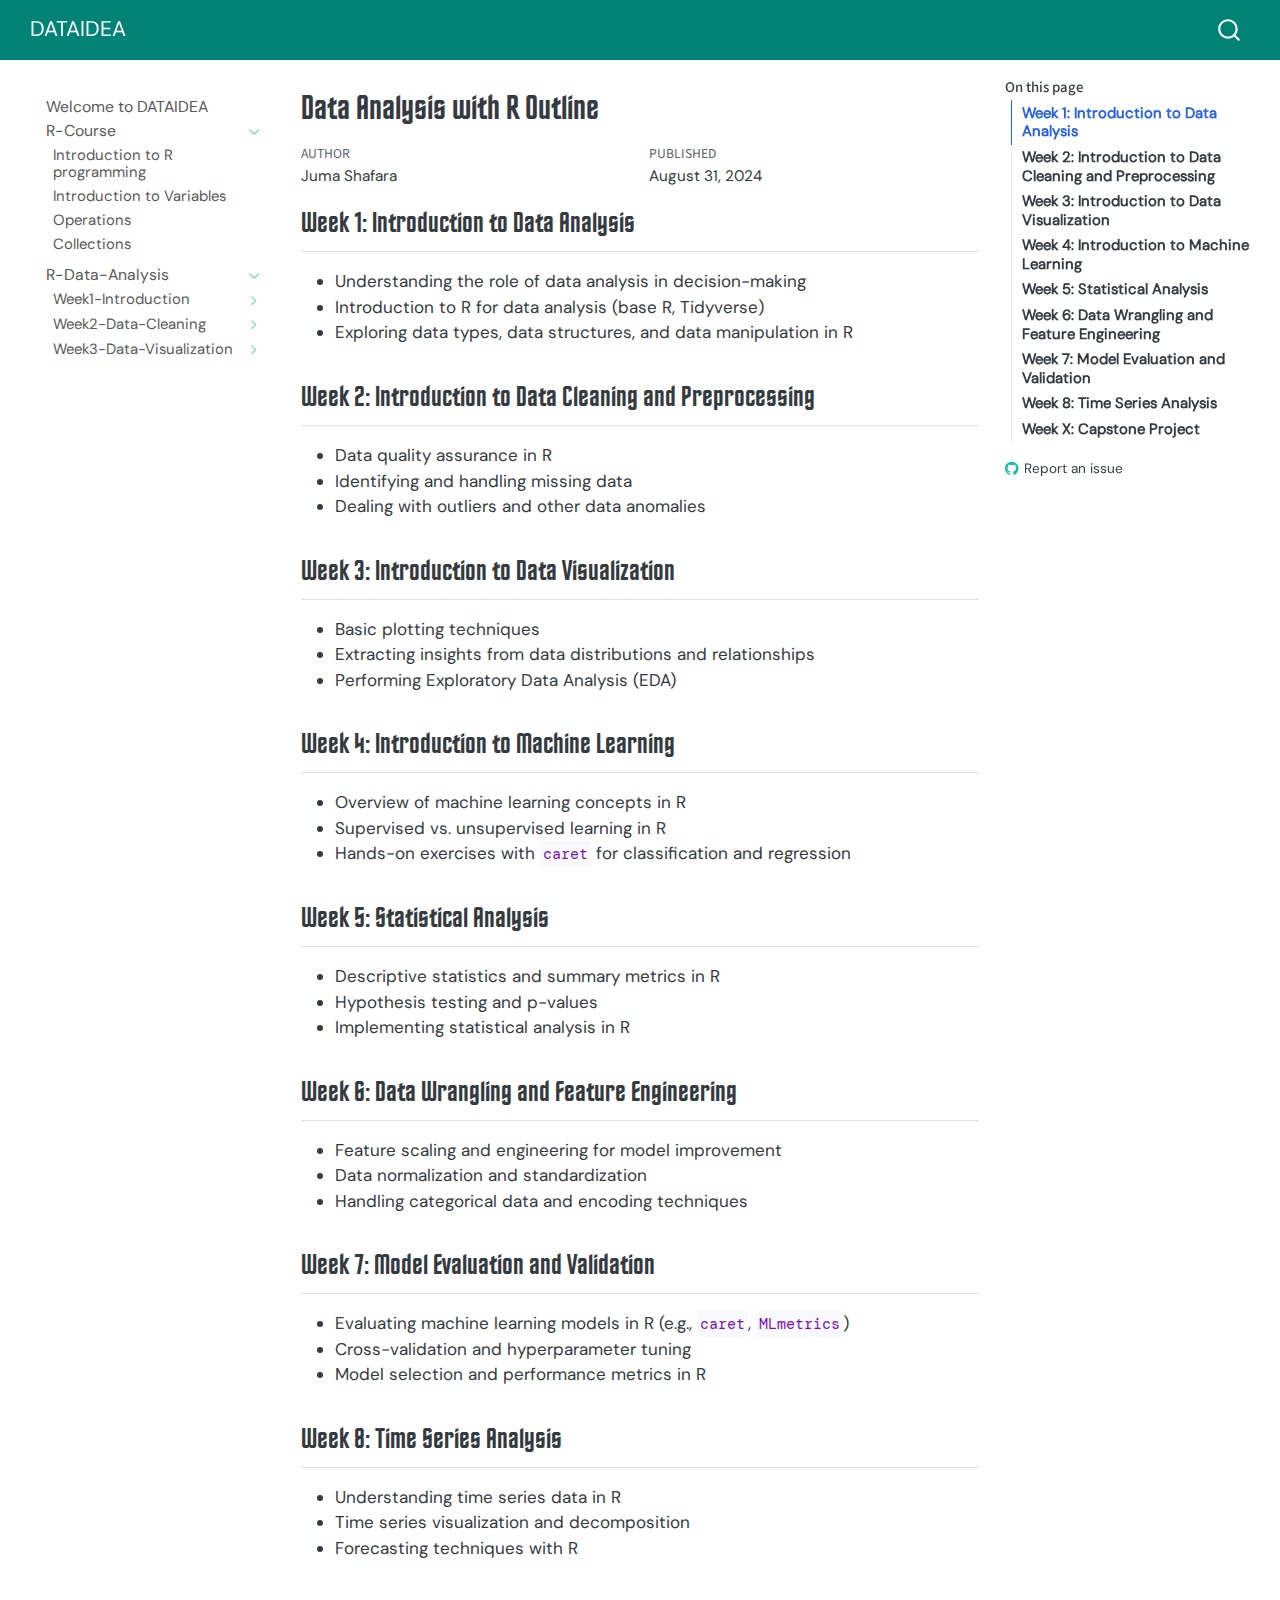
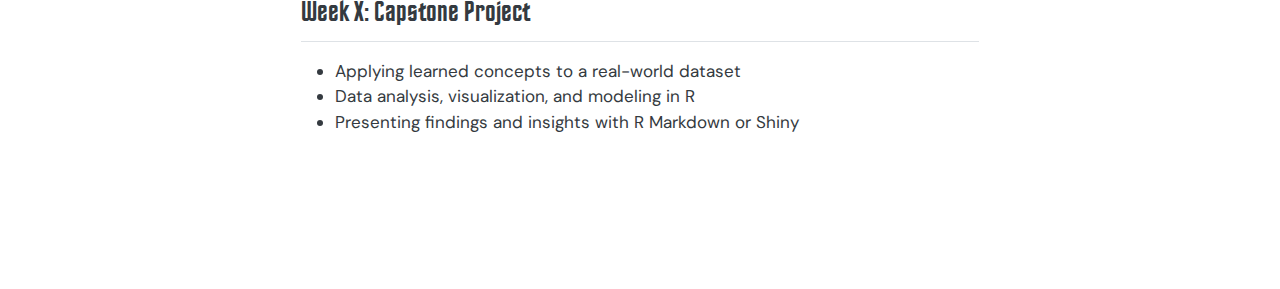
<file: R-Data-Analysis/outline.html>
<!DOCTYPE html>
<html xmlns="http://www.w3.org/1999/xhtml" lang="en" xml:lang="en"><head>

<meta charset="utf-8">
<meta name="generator" content="quarto-1.5.57">

<meta name="viewport" content="width=device-width, initial-scale=1.0, user-scalable=yes">

<meta name="author" content="Juma Shafara">
<meta name="dcterms.date" content="2024-08-31">
<meta name="keywords" content="Data Analysis with R Course Outline">
<meta name="description" content="Data Analysis with R Course Outline">

<title>Data Analysis with R Outline – DATAIDEA</title>
<style>
code{white-space: pre-wrap;}
span.smallcaps{font-variant: small-caps;}
div.columns{display: flex; gap: min(4vw, 1.5em);}
div.column{flex: auto; overflow-x: auto;}
div.hanging-indent{margin-left: 1.5em; text-indent: -1.5em;}
ul.task-list{list-style: none;}
ul.task-list li input[type="checkbox"] {
  width: 0.8em;
  margin: 0 0.8em 0.2em -1em; /* quarto-specific, see https://github.com/quarto-dev/quarto-cli/issues/4556 */ 
  vertical-align: middle;
}
</style>


<script src="../site_libs/quarto-nav/quarto-nav.js"></script>
<script src="../site_libs/quarto-nav/headroom.min.js"></script>
<script src="../site_libs/clipboard/clipboard.min.js"></script>
<script src="../site_libs/quarto-search/autocomplete.umd.js"></script>
<script src="../site_libs/quarto-search/fuse.min.js"></script>
<script src="../site_libs/quarto-search/quarto-search.js"></script>
<meta name="quarto:offset" content="../">
<script src="../site_libs/quarto-html/quarto.js"></script>
<script src="../site_libs/quarto-html/popper.min.js"></script>
<script src="../site_libs/quarto-html/tippy.umd.min.js"></script>
<script src="../site_libs/quarto-html/anchor.min.js"></script>
<link href="../site_libs/quarto-html/tippy.css" rel="stylesheet">
<link href="../site_libs/quarto-html/quarto-syntax-highlighting.css" rel="stylesheet" id="quarto-text-highlighting-styles">
<script src="../site_libs/bootstrap/bootstrap.min.js"></script>
<link href="../site_libs/bootstrap/bootstrap-icons.css" rel="stylesheet">
<link href="../site_libs/bootstrap/bootstrap.min.css" rel="stylesheet" id="quarto-bootstrap" data-mode="light">
<script id="quarto-search-options" type="application/json">{
  "location": "navbar",
  "copy-button": false,
  "collapse-after": 3,
  "panel-placement": "end",
  "type": "overlay",
  "limit": 50,
  "keyboard-shortcut": [
    "f",
    "/",
    "s"
  ],
  "show-item-context": false,
  "language": {
    "search-no-results-text": "No results",
    "search-matching-documents-text": "matching documents",
    "search-copy-link-title": "Copy link to search",
    "search-hide-matches-text": "Hide additional matches",
    "search-more-match-text": "more match in this document",
    "search-more-matches-text": "more matches in this document",
    "search-clear-button-title": "Clear",
    "search-text-placeholder": "",
    "search-detached-cancel-button-title": "Cancel",
    "search-submit-button-title": "Submit",
    "search-label": "Search"
  }
}</script>


<link rel="stylesheet" href="../styles.css">
<meta property="og:title" content="Data Analysis with R Outline – DATAIDEA">
<meta property="og:description" content="Data Analysis with R Course Outline">
<meta property="og:site_name" content="DATAIDEA">
<meta name="twitter:title" content="Data Analysis with R Outline – DATAIDEA">
<meta name="twitter:description" content="Data Analysis with R Course Outline">
<meta name="twitter:card" content="summary">
</head>

<body class="nav-sidebar floating nav-fixed">

<div id="quarto-search-results"></div>
  <header id="quarto-header" class="headroom fixed-top">
    <nav class="navbar navbar-expand-lg " data-bs-theme="dark">
      <div class="navbar-container container-fluid">
      <div class="navbar-brand-container mx-auto">
    <a class="navbar-brand" href="../index.html">
    <span class="navbar-title">DATAIDEA</span>
    </a>
  </div>
        <div class="quarto-navbar-tools tools-end">
</div>
          <div id="quarto-search" class="" title="Search"></div>
      </div> <!-- /container-fluid -->
    </nav>
  <nav class="quarto-secondary-nav">
    <div class="container-fluid d-flex">
      <button type="button" class="quarto-btn-toggle btn" data-bs-toggle="collapse" role="button" data-bs-target=".quarto-sidebar-collapse-item" aria-controls="quarto-sidebar" aria-expanded="false" aria-label="Toggle sidebar navigation" onclick="if (window.quartoToggleHeadroom) { window.quartoToggleHeadroom(); }">
        <i class="bi bi-layout-text-sidebar-reverse"></i>
      </button>
        <nav class="quarto-page-breadcrumbs" aria-label="breadcrumb"><ol class="breadcrumb"><li class="breadcrumb-item">Data Analysis with R Outline</li></ol></nav>
        <a class="flex-grow-1" role="navigation" data-bs-toggle="collapse" data-bs-target=".quarto-sidebar-collapse-item" aria-controls="quarto-sidebar" aria-expanded="false" aria-label="Toggle sidebar navigation" onclick="if (window.quartoToggleHeadroom) { window.quartoToggleHeadroom(); }">      
        </a>
    </div>
  </nav>
</header>
<!-- content -->
<div id="quarto-content" class="quarto-container page-columns page-rows-contents page-layout-article page-navbar">
<!-- sidebar -->
  <nav id="quarto-sidebar" class="sidebar collapse collapse-horizontal quarto-sidebar-collapse-item sidebar-navigation floating overflow-auto">
    <div class="sidebar-menu-container"> 
    <ul class="list-unstyled mt-1">
        <li class="sidebar-item">
  <div class="sidebar-item-container"> 
  <a href="../index.html" class="sidebar-item-text sidebar-link">
 <span class="menu-text">Welcome to DATAIDEA</span></a>
  </div>
</li>
        <li class="sidebar-item sidebar-item-section">
      <div class="sidebar-item-container"> 
            <a class="sidebar-item-text sidebar-link text-start" data-bs-toggle="collapse" data-bs-target="#quarto-sidebar-section-1" role="navigation" aria-expanded="true">
 <span class="menu-text">R-Course</span></a>
          <a class="sidebar-item-toggle text-start" data-bs-toggle="collapse" data-bs-target="#quarto-sidebar-section-1" role="navigation" aria-expanded="true" aria-label="Toggle section">
            <i class="bi bi-chevron-right ms-2"></i>
          </a> 
      </div>
      <ul id="quarto-sidebar-section-1" class="collapse list-unstyled sidebar-section depth1 show">  
          <li class="sidebar-item">
  <div class="sidebar-item-container"> 
  <a href="../R-Course/r_overview.html" class="sidebar-item-text sidebar-link">
 <span class="menu-text">Introduction to R programming</span></a>
  </div>
</li>
          <li class="sidebar-item">
  <div class="sidebar-item-container"> 
  <a href="../R-Course/r_variables.html" class="sidebar-item-text sidebar-link">
 <span class="menu-text">Introduction to Variables</span></a>
  </div>
</li>
          <li class="sidebar-item">
  <div class="sidebar-item-container"> 
  <a href="../R-Course/r_operations.html" class="sidebar-item-text sidebar-link">
 <span class="menu-text">Operations</span></a>
  </div>
</li>
          <li class="sidebar-item">
  <div class="sidebar-item-container"> 
  <a href="../R-Course/r_collections.html" class="sidebar-item-text sidebar-link">
 <span class="menu-text">Collections</span></a>
  </div>
</li>
      </ul>
  </li>
        <li class="sidebar-item sidebar-item-section">
      <div class="sidebar-item-container"> 
            <a class="sidebar-item-text sidebar-link text-start" data-bs-toggle="collapse" data-bs-target="#quarto-sidebar-section-2" role="navigation" aria-expanded="true">
 <span class="menu-text">R-Data-Analysis</span></a>
          <a class="sidebar-item-toggle text-start" data-bs-toggle="collapse" data-bs-target="#quarto-sidebar-section-2" role="navigation" aria-expanded="true" aria-label="Toggle section">
            <i class="bi bi-chevron-right ms-2"></i>
          </a> 
      </div>
      <ul id="quarto-sidebar-section-2" class="collapse list-unstyled sidebar-section depth1 show">  
          <li class="sidebar-item sidebar-item-section">
      <div class="sidebar-item-container"> 
            <a class="sidebar-item-text sidebar-link text-start collapsed" data-bs-toggle="collapse" data-bs-target="#quarto-sidebar-section-3" role="navigation" aria-expanded="false">
 <span class="menu-text">Week1-Introduction</span></a>
          <a class="sidebar-item-toggle text-start collapsed" data-bs-toggle="collapse" data-bs-target="#quarto-sidebar-section-3" role="navigation" aria-expanded="false" aria-label="Toggle section">
            <i class="bi bi-chevron-right ms-2"></i>
          </a> 
      </div>
      <ul id="quarto-sidebar-section-3" class="collapse list-unstyled sidebar-section depth2 ">  
          <li class="sidebar-item">
  <div class="sidebar-item-container"> 
  <a href="../R-Data-Analysis/Week1-Introduction/1.1_r_crash_course.html" class="sidebar-item-text sidebar-link">
 <span class="menu-text">Base R Crash Course: Core Concepts</span></a>
  </div>
</li>
      </ul>
  </li>
          <li class="sidebar-item sidebar-item-section">
      <div class="sidebar-item-container"> 
            <a class="sidebar-item-text sidebar-link text-start collapsed" data-bs-toggle="collapse" data-bs-target="#quarto-sidebar-section-4" role="navigation" aria-expanded="false">
 <span class="menu-text">Week2-Data-Cleaning</span></a>
          <a class="sidebar-item-toggle text-start collapsed" data-bs-toggle="collapse" data-bs-target="#quarto-sidebar-section-4" role="navigation" aria-expanded="false" aria-label="Toggle section">
            <i class="bi bi-chevron-right ms-2"></i>
          </a> 
      </div>
      <ul id="quarto-sidebar-section-4" class="collapse list-unstyled sidebar-section depth2 ">  
          <li class="sidebar-item">
  <div class="sidebar-item-container"> 
  <a href="../R-Data-Analysis/Week2-Data-Cleaning/2.1_data_cleaning_crash_course.html" class="sidebar-item-text sidebar-link">
 <span class="menu-text">Data Cleaning Crash Course</span></a>
  </div>
</li>
      </ul>
  </li>
          <li class="sidebar-item sidebar-item-section">
      <div class="sidebar-item-container"> 
            <a class="sidebar-item-text sidebar-link text-start collapsed" data-bs-toggle="collapse" data-bs-target="#quarto-sidebar-section-5" role="navigation" aria-expanded="false">
 <span class="menu-text">Week3-Data-Visualization</span></a>
          <a class="sidebar-item-toggle text-start collapsed" data-bs-toggle="collapse" data-bs-target="#quarto-sidebar-section-5" role="navigation" aria-expanded="false" aria-label="Toggle section">
            <i class="bi bi-chevron-right ms-2"></i>
          </a> 
      </div>
      <ul id="quarto-sidebar-section-5" class="collapse list-unstyled sidebar-section depth2 ">  
          <li class="sidebar-item">
  <div class="sidebar-item-container"> 
  <a href="../R-Data-Analysis/Week3-Data-Visualization/3.1_data_visualization_crash_course.html" class="sidebar-item-text sidebar-link">
 <span class="menu-text">Data Visualization</span></a>
  </div>
</li>
      </ul>
  </li>
      </ul>
  </li>
    </ul>
    </div>
</nav>
<div id="quarto-sidebar-glass" class="quarto-sidebar-collapse-item" data-bs-toggle="collapse" data-bs-target=".quarto-sidebar-collapse-item"></div>
<!-- margin-sidebar -->
    <div id="quarto-margin-sidebar" class="sidebar margin-sidebar">
        <nav id="TOC" role="doc-toc" class="toc-active">
    <h2 id="toc-title">On this page</h2>
   
  <ul>
  <li><a href="#week-1-introduction-to-data-analysis" id="toc-week-1-introduction-to-data-analysis" class="nav-link active" data-scroll-target="#week-1-introduction-to-data-analysis"><strong>Week 1: Introduction to Data Analysis</strong></a></li>
  <li><a href="#week-2-introduction-to-data-cleaning-and-preprocessing" id="toc-week-2-introduction-to-data-cleaning-and-preprocessing" class="nav-link" data-scroll-target="#week-2-introduction-to-data-cleaning-and-preprocessing"><strong>Week 2: Introduction to Data Cleaning and Preprocessing</strong></a></li>
  <li><a href="#week-3-introduction-to-data-visualization" id="toc-week-3-introduction-to-data-visualization" class="nav-link" data-scroll-target="#week-3-introduction-to-data-visualization"><strong>Week 3: Introduction to Data Visualization</strong></a></li>
  <li><a href="#week-4-introduction-to-machine-learning" id="toc-week-4-introduction-to-machine-learning" class="nav-link" data-scroll-target="#week-4-introduction-to-machine-learning"><strong>Week 4: Introduction to Machine Learning</strong></a></li>
  <li><a href="#week-5-statistical-analysis" id="toc-week-5-statistical-analysis" class="nav-link" data-scroll-target="#week-5-statistical-analysis"><strong>Week 5: Statistical Analysis</strong></a></li>
  <li><a href="#week-6-data-wrangling-and-feature-engineering" id="toc-week-6-data-wrangling-and-feature-engineering" class="nav-link" data-scroll-target="#week-6-data-wrangling-and-feature-engineering"><strong>Week 6: Data Wrangling and Feature Engineering</strong></a></li>
  <li><a href="#week-7-model-evaluation-and-validation" id="toc-week-7-model-evaluation-and-validation" class="nav-link" data-scroll-target="#week-7-model-evaluation-and-validation"><strong>Week 7: Model Evaluation and Validation</strong></a></li>
  <li><a href="#week-8-time-series-analysis" id="toc-week-8-time-series-analysis" class="nav-link" data-scroll-target="#week-8-time-series-analysis"><strong>Week 8: Time Series Analysis</strong></a></li>
  <li><a href="#week-x-capstone-project" id="toc-week-x-capstone-project" class="nav-link" data-scroll-target="#week-x-capstone-project"><strong>Week X: Capstone Project</strong></a></li>
  </ul>
<div class="toc-actions"><ul><li><a href="https://github.com/dataideaorg/dataidea-R/issues/new" class="toc-action"><i class="bi bi-github"></i>Report an issue</a></li></ul></div></nav>
    </div>
<!-- main -->
<main class="content" id="quarto-document-content">

<header id="title-block-header" class="quarto-title-block default">
<div class="quarto-title">
<h1 class="title">Data Analysis with R Outline</h1>
</div>

<div>
  <div class="description">
    Data Analysis with R Course Outline
  </div>
</div>


<div class="quarto-title-meta">

    <div>
    <div class="quarto-title-meta-heading">Author</div>
    <div class="quarto-title-meta-contents">
             <p>Juma Shafara </p>
          </div>
  </div>
    
    <div>
    <div class="quarto-title-meta-heading">Published</div>
    <div class="quarto-title-meta-contents">
      <p class="date">August 31, 2024</p>
    </div>
  </div>
  
    
  </div>
  

<div>
  <div class="keywords">
    <div class="block-title">Keywords</div>
    <p>Data Analysis with R Course Outline</p>
  </div>
</div>

</header>


<section id="week-1-introduction-to-data-analysis" class="level2">
<h2 class="anchored" data-anchor-id="week-1-introduction-to-data-analysis"><strong>Week 1: Introduction to Data Analysis</strong></h2>
<ul>
<li>Understanding the role of data analysis in decision-making</li>
<li>Introduction to R for data analysis (base R, Tidyverse)</li>
<li>Exploring data types, data structures, and data manipulation in R</li>
</ul>
</section>
<section id="week-2-introduction-to-data-cleaning-and-preprocessing" class="level2">
<h2 class="anchored" data-anchor-id="week-2-introduction-to-data-cleaning-and-preprocessing"><strong>Week 2: Introduction to Data Cleaning and Preprocessing</strong></h2>
<ul>
<li>Data quality assurance in R</li>
<li>Identifying and handling missing data</li>
<li>Dealing with outliers and other data anomalies</li>
</ul>
</section>
<section id="week-3-introduction-to-data-visualization" class="level2">
<h2 class="anchored" data-anchor-id="week-3-introduction-to-data-visualization"><strong>Week 3: Introduction to Data Visualization</strong></h2>
<ul>
<li>Basic plotting techniques</li>
<li>Extracting insights from data distributions and relationships</li>
<li>Performing Exploratory Data Analysis (EDA)</li>
</ul>
</section>
<section id="week-4-introduction-to-machine-learning" class="level2">
<h2 class="anchored" data-anchor-id="week-4-introduction-to-machine-learning"><strong>Week 4: Introduction to Machine Learning</strong></h2>
<ul>
<li>Overview of machine learning concepts in R</li>
<li>Supervised vs.&nbsp;unsupervised learning in R</li>
<li>Hands-on exercises with <code>caret</code> for classification and regression</li>
</ul>
</section>
<section id="week-5-statistical-analysis" class="level2">
<h2 class="anchored" data-anchor-id="week-5-statistical-analysis"><strong>Week 5: Statistical Analysis</strong></h2>
<ul>
<li>Descriptive statistics and summary metrics in R</li>
<li>Hypothesis testing and p-values</li>
<li>Implementing statistical analysis in R</li>
</ul>
</section>
<section id="week-6-data-wrangling-and-feature-engineering" class="level2">
<h2 class="anchored" data-anchor-id="week-6-data-wrangling-and-feature-engineering"><strong>Week 6: Data Wrangling and Feature Engineering</strong></h2>
<ul>
<li>Feature scaling and engineering for model improvement</li>
<li>Data normalization and standardization</li>
<li>Handling categorical data and encoding techniques</li>
</ul>
</section>
<section id="week-7-model-evaluation-and-validation" class="level2">
<h2 class="anchored" data-anchor-id="week-7-model-evaluation-and-validation"><strong>Week 7: Model Evaluation and Validation</strong></h2>
<ul>
<li>Evaluating machine learning models in R (e.g., <code>caret</code>, <code>MLmetrics</code>)</li>
<li>Cross-validation and hyperparameter tuning</li>
<li>Model selection and performance metrics in R</li>
</ul>
</section>
<section id="week-8-time-series-analysis" class="level2">
<h2 class="anchored" data-anchor-id="week-8-time-series-analysis"><strong>Week 8: Time Series Analysis</strong></h2>
<ul>
<li>Understanding time series data in R</li>
<li>Time series visualization and decomposition</li>
<li>Forecasting techniques with R</li>
</ul>
</section>
<section id="week-x-capstone-project" class="level2">
<h2 class="anchored" data-anchor-id="week-x-capstone-project"><strong>Week X: Capstone Project</strong></h2>
<ul>
<li>Applying learned concepts to a real-world dataset</li>
<li>Data analysis, visualization, and modeling in R</li>
<li>Presenting findings and insights with R Markdown or Shiny</li>
</ul>


</section>

</main> <!-- /main -->
<script id="quarto-html-after-body" type="application/javascript">
window.document.addEventListener("DOMContentLoaded", function (event) {
  const toggleBodyColorMode = (bsSheetEl) => {
    const mode = bsSheetEl.getAttribute("data-mode");
    const bodyEl = window.document.querySelector("body");
    if (mode === "dark") {
      bodyEl.classList.add("quarto-dark");
      bodyEl.classList.remove("quarto-light");
    } else {
      bodyEl.classList.add("quarto-light");
      bodyEl.classList.remove("quarto-dark");
    }
  }
  const toggleBodyColorPrimary = () => {
    const bsSheetEl = window.document.querySelector("link#quarto-bootstrap");
    if (bsSheetEl) {
      toggleBodyColorMode(bsSheetEl);
    }
  }
  toggleBodyColorPrimary();  
  const icon = "";
  const anchorJS = new window.AnchorJS();
  anchorJS.options = {
    placement: 'right',
    icon: icon
  };
  anchorJS.add('.anchored');
  const isCodeAnnotation = (el) => {
    for (const clz of el.classList) {
      if (clz.startsWith('code-annotation-')) {                     
        return true;
      }
    }
    return false;
  }
  const onCopySuccess = function(e) {
    // button target
    const button = e.trigger;
    // don't keep focus
    button.blur();
    // flash "checked"
    button.classList.add('code-copy-button-checked');
    var currentTitle = button.getAttribute("title");
    button.setAttribute("title", "Copied!");
    let tooltip;
    if (window.bootstrap) {
      button.setAttribute("data-bs-toggle", "tooltip");
      button.setAttribute("data-bs-placement", "left");
      button.setAttribute("data-bs-title", "Copied!");
      tooltip = new bootstrap.Tooltip(button, 
        { trigger: "manual", 
          customClass: "code-copy-button-tooltip",
          offset: [0, -8]});
      tooltip.show();    
    }
    setTimeout(function() {
      if (tooltip) {
        tooltip.hide();
        button.removeAttribute("data-bs-title");
        button.removeAttribute("data-bs-toggle");
        button.removeAttribute("data-bs-placement");
      }
      button.setAttribute("title", currentTitle);
      button.classList.remove('code-copy-button-checked');
    }, 1000);
    // clear code selection
    e.clearSelection();
  }
  const getTextToCopy = function(trigger) {
      const codeEl = trigger.previousElementSibling.cloneNode(true);
      for (const childEl of codeEl.children) {
        if (isCodeAnnotation(childEl)) {
          childEl.remove();
        }
      }
      return codeEl.innerText;
  }
  const clipboard = new window.ClipboardJS('.code-copy-button:not([data-in-quarto-modal])', {
    text: getTextToCopy
  });
  clipboard.on('success', onCopySuccess);
  if (window.document.getElementById('quarto-embedded-source-code-modal')) {
    // For code content inside modals, clipBoardJS needs to be initialized with a container option
    // TODO: Check when it could be a function (https://github.com/zenorocha/clipboard.js/issues/860)
    const clipboardModal = new window.ClipboardJS('.code-copy-button[data-in-quarto-modal]', {
      text: getTextToCopy,
      container: window.document.getElementById('quarto-embedded-source-code-modal')
    });
    clipboardModal.on('success', onCopySuccess);
  }
    var localhostRegex = new RegExp(/^(?:http|https):\/\/localhost\:?[0-9]*\//);
    var mailtoRegex = new RegExp(/^mailto:/);
      var filterRegex = new RegExp("https:\/\/dataideaorg\.github\.io\/dataidea-R");
    var isInternal = (href) => {
        return filterRegex.test(href) || localhostRegex.test(href) || mailtoRegex.test(href);
    }
    // Inspect non-navigation links and adorn them if external
 	var links = window.document.querySelectorAll('a[href]:not(.nav-link):not(.navbar-brand):not(.toc-action):not(.sidebar-link):not(.sidebar-item-toggle):not(.pagination-link):not(.no-external):not([aria-hidden]):not(.dropdown-item):not(.quarto-navigation-tool):not(.about-link)');
    for (var i=0; i<links.length; i++) {
      const link = links[i];
      if (!isInternal(link.href)) {
        // undo the damage that might have been done by quarto-nav.js in the case of
        // links that we want to consider external
        if (link.dataset.originalHref !== undefined) {
          link.href = link.dataset.originalHref;
        }
      }
    }
  function tippyHover(el, contentFn, onTriggerFn, onUntriggerFn) {
    const config = {
      allowHTML: true,
      maxWidth: 500,
      delay: 100,
      arrow: false,
      appendTo: function(el) {
          return el.parentElement;
      },
      interactive: true,
      interactiveBorder: 10,
      theme: 'quarto',
      placement: 'bottom-start',
    };
    if (contentFn) {
      config.content = contentFn;
    }
    if (onTriggerFn) {
      config.onTrigger = onTriggerFn;
    }
    if (onUntriggerFn) {
      config.onUntrigger = onUntriggerFn;
    }
    window.tippy(el, config); 
  }
  const noterefs = window.document.querySelectorAll('a[role="doc-noteref"]');
  for (var i=0; i<noterefs.length; i++) {
    const ref = noterefs[i];
    tippyHover(ref, function() {
      // use id or data attribute instead here
      let href = ref.getAttribute('data-footnote-href') || ref.getAttribute('href');
      try { href = new URL(href).hash; } catch {}
      const id = href.replace(/^#\/?/, "");
      const note = window.document.getElementById(id);
      if (note) {
        return note.innerHTML;
      } else {
        return "";
      }
    });
  }
  const xrefs = window.document.querySelectorAll('a.quarto-xref');
  const processXRef = (id, note) => {
    // Strip column container classes
    const stripColumnClz = (el) => {
      el.classList.remove("page-full", "page-columns");
      if (el.children) {
        for (const child of el.children) {
          stripColumnClz(child);
        }
      }
    }
    stripColumnClz(note)
    if (id === null || id.startsWith('sec-')) {
      // Special case sections, only their first couple elements
      const container = document.createElement("div");
      if (note.children && note.children.length > 2) {
        container.appendChild(note.children[0].cloneNode(true));
        for (let i = 1; i < note.children.length; i++) {
          const child = note.children[i];
          if (child.tagName === "P" && child.innerText === "") {
            continue;
          } else {
            container.appendChild(child.cloneNode(true));
            break;
          }
        }
        if (window.Quarto?.typesetMath) {
          window.Quarto.typesetMath(container);
        }
        return container.innerHTML
      } else {
        if (window.Quarto?.typesetMath) {
          window.Quarto.typesetMath(note);
        }
        return note.innerHTML;
      }
    } else {
      // Remove any anchor links if they are present
      const anchorLink = note.querySelector('a.anchorjs-link');
      if (anchorLink) {
        anchorLink.remove();
      }
      if (window.Quarto?.typesetMath) {
        window.Quarto.typesetMath(note);
      }
      // TODO in 1.5, we should make sure this works without a callout special case
      if (note.classList.contains("callout")) {
        return note.outerHTML;
      } else {
        return note.innerHTML;
      }
    }
  }
  for (var i=0; i<xrefs.length; i++) {
    const xref = xrefs[i];
    tippyHover(xref, undefined, function(instance) {
      instance.disable();
      let url = xref.getAttribute('href');
      let hash = undefined; 
      if (url.startsWith('#')) {
        hash = url;
      } else {
        try { hash = new URL(url).hash; } catch {}
      }
      if (hash) {
        const id = hash.replace(/^#\/?/, "");
        const note = window.document.getElementById(id);
        if (note !== null) {
          try {
            const html = processXRef(id, note.cloneNode(true));
            instance.setContent(html);
          } finally {
            instance.enable();
            instance.show();
          }
        } else {
          // See if we can fetch this
          fetch(url.split('#')[0])
          .then(res => res.text())
          .then(html => {
            const parser = new DOMParser();
            const htmlDoc = parser.parseFromString(html, "text/html");
            const note = htmlDoc.getElementById(id);
            if (note !== null) {
              const html = processXRef(id, note);
              instance.setContent(html);
            } 
          }).finally(() => {
            instance.enable();
            instance.show();
          });
        }
      } else {
        // See if we can fetch a full url (with no hash to target)
        // This is a special case and we should probably do some content thinning / targeting
        fetch(url)
        .then(res => res.text())
        .then(html => {
          const parser = new DOMParser();
          const htmlDoc = parser.parseFromString(html, "text/html");
          const note = htmlDoc.querySelector('main.content');
          if (note !== null) {
            // This should only happen for chapter cross references
            // (since there is no id in the URL)
            // remove the first header
            if (note.children.length > 0 && note.children[0].tagName === "HEADER") {
              note.children[0].remove();
            }
            const html = processXRef(null, note);
            instance.setContent(html);
          } 
        }).finally(() => {
          instance.enable();
          instance.show();
        });
      }
    }, function(instance) {
    });
  }
      let selectedAnnoteEl;
      const selectorForAnnotation = ( cell, annotation) => {
        let cellAttr = 'data-code-cell="' + cell + '"';
        let lineAttr = 'data-code-annotation="' +  annotation + '"';
        const selector = 'span[' + cellAttr + '][' + lineAttr + ']';
        return selector;
      }
      const selectCodeLines = (annoteEl) => {
        const doc = window.document;
        const targetCell = annoteEl.getAttribute("data-target-cell");
        const targetAnnotation = annoteEl.getAttribute("data-target-annotation");
        const annoteSpan = window.document.querySelector(selectorForAnnotation(targetCell, targetAnnotation));
        const lines = annoteSpan.getAttribute("data-code-lines").split(",");
        const lineIds = lines.map((line) => {
          return targetCell + "-" + line;
        })
        let top = null;
        let height = null;
        let parent = null;
        if (lineIds.length > 0) {
            //compute the position of the single el (top and bottom and make a div)
            const el = window.document.getElementById(lineIds[0]);
            top = el.offsetTop;
            height = el.offsetHeight;
            parent = el.parentElement.parentElement;
          if (lineIds.length > 1) {
            const lastEl = window.document.getElementById(lineIds[lineIds.length - 1]);
            const bottom = lastEl.offsetTop + lastEl.offsetHeight;
            height = bottom - top;
          }
          if (top !== null && height !== null && parent !== null) {
            // cook up a div (if necessary) and position it 
            let div = window.document.getElementById("code-annotation-line-highlight");
            if (div === null) {
              div = window.document.createElement("div");
              div.setAttribute("id", "code-annotation-line-highlight");
              div.style.position = 'absolute';
              parent.appendChild(div);
            }
            div.style.top = top - 2 + "px";
            div.style.height = height + 4 + "px";
            div.style.left = 0;
            let gutterDiv = window.document.getElementById("code-annotation-line-highlight-gutter");
            if (gutterDiv === null) {
              gutterDiv = window.document.createElement("div");
              gutterDiv.setAttribute("id", "code-annotation-line-highlight-gutter");
              gutterDiv.style.position = 'absolute';
              const codeCell = window.document.getElementById(targetCell);
              const gutter = codeCell.querySelector('.code-annotation-gutter');
              gutter.appendChild(gutterDiv);
            }
            gutterDiv.style.top = top - 2 + "px";
            gutterDiv.style.height = height + 4 + "px";
          }
          selectedAnnoteEl = annoteEl;
        }
      };
      const unselectCodeLines = () => {
        const elementsIds = ["code-annotation-line-highlight", "code-annotation-line-highlight-gutter"];
        elementsIds.forEach((elId) => {
          const div = window.document.getElementById(elId);
          if (div) {
            div.remove();
          }
        });
        selectedAnnoteEl = undefined;
      };
        // Handle positioning of the toggle
    window.addEventListener(
      "resize",
      throttle(() => {
        elRect = undefined;
        if (selectedAnnoteEl) {
          selectCodeLines(selectedAnnoteEl);
        }
      }, 10)
    );
    function throttle(fn, ms) {
    let throttle = false;
    let timer;
      return (...args) => {
        if(!throttle) { // first call gets through
            fn.apply(this, args);
            throttle = true;
        } else { // all the others get throttled
            if(timer) clearTimeout(timer); // cancel #2
            timer = setTimeout(() => {
              fn.apply(this, args);
              timer = throttle = false;
            }, ms);
        }
      };
    }
      // Attach click handler to the DT
      const annoteDls = window.document.querySelectorAll('dt[data-target-cell]');
      for (const annoteDlNode of annoteDls) {
        annoteDlNode.addEventListener('click', (event) => {
          const clickedEl = event.target;
          if (clickedEl !== selectedAnnoteEl) {
            unselectCodeLines();
            const activeEl = window.document.querySelector('dt[data-target-cell].code-annotation-active');
            if (activeEl) {
              activeEl.classList.remove('code-annotation-active');
            }
            selectCodeLines(clickedEl);
            clickedEl.classList.add('code-annotation-active');
          } else {
            // Unselect the line
            unselectCodeLines();
            clickedEl.classList.remove('code-annotation-active');
          }
        });
      }
  const findCites = (el) => {
    const parentEl = el.parentElement;
    if (parentEl) {
      const cites = parentEl.dataset.cites;
      if (cites) {
        return {
          el,
          cites: cites.split(' ')
        };
      } else {
        return findCites(el.parentElement)
      }
    } else {
      return undefined;
    }
  };
  var bibliorefs = window.document.querySelectorAll('a[role="doc-biblioref"]');
  for (var i=0; i<bibliorefs.length; i++) {
    const ref = bibliorefs[i];
    const citeInfo = findCites(ref);
    if (citeInfo) {
      tippyHover(citeInfo.el, function() {
        var popup = window.document.createElement('div');
        citeInfo.cites.forEach(function(cite) {
          var citeDiv = window.document.createElement('div');
          citeDiv.classList.add('hanging-indent');
          citeDiv.classList.add('csl-entry');
          var biblioDiv = window.document.getElementById('ref-' + cite);
          if (biblioDiv) {
            citeDiv.innerHTML = biblioDiv.innerHTML;
          }
          popup.appendChild(citeDiv);
        });
        return popup.innerHTML;
      });
    }
  }
});
</script>
</div> <!-- /content -->




<footer class="footer"><div class="nav-footer"><div class="nav-footer-center"><div class="toc-actions d-sm-block d-md-none"><ul><li><a href="https://github.com/dataideaorg/dataidea-R/issues/new" class="toc-action"><i class="bi bi-github"></i>Report an issue</a></li></ul></div></div></div></footer></body></html>
</file>
<file: site_libs/quarto-html/tippy.css>
.tippy-box[data-animation=fade][data-state=hidden]{opacity:0}[data-tippy-root]{max-width:calc(100vw - 10px)}.tippy-box{position:relative;background-color:#333;color:#fff;border-radius:4px;font-size:14px;line-height:1.4;white-space:normal;outline:0;transition-property:transform,visibility,opacity}.tippy-box[data-placement^=top]>.tippy-arrow{bottom:0}.tippy-box[data-placement^=top]>.tippy-arrow:before{bottom:-7px;left:0;border-width:8px 8px 0;border-top-color:initial;transform-origin:center top}.tippy-box[data-placement^=bottom]>.tippy-arrow{top:0}.tippy-box[data-placement^=bottom]>.tippy-arrow:before{top:-7px;left:0;border-width:0 8px 8px;border-bottom-color:initial;transform-origin:center bottom}.tippy-box[data-placement^=left]>.tippy-arrow{right:0}.tippy-box[data-placement^=left]>.tippy-arrow:before{border-width:8px 0 8px 8px;border-left-color:initial;right:-7px;transform-origin:center left}.tippy-box[data-placement^=right]>.tippy-arrow{left:0}.tippy-box[data-placement^=right]>.tippy-arrow:before{left:-7px;border-width:8px 8px 8px 0;border-right-color:initial;transform-origin:center right}.tippy-box[data-inertia][data-state=visible]{transition-timing-function:cubic-bezier(.54,1.5,.38,1.11)}.tippy-arrow{width:16px;height:16px;color:#333}.tippy-arrow:before{content:"";position:absolute;border-color:transparent;border-style:solid}.tippy-content{position:relative;padding:5px 9px;z-index:1}
</file>
<file: site_libs/quarto-html/quarto-syntax-highlighting.css>
/* quarto syntax highlight colors */
:root {
  --quarto-hl-ot-color: #003B4F;
  --quarto-hl-at-color: #657422;
  --quarto-hl-ss-color: #20794D;
  --quarto-hl-an-color: #5E5E5E;
  --quarto-hl-fu-color: #4758AB;
  --quarto-hl-st-color: #20794D;
  --quarto-hl-cf-color: #003B4F;
  --quarto-hl-op-color: #5E5E5E;
  --quarto-hl-er-color: #AD0000;
  --quarto-hl-bn-color: #AD0000;
  --quarto-hl-al-color: #AD0000;
  --quarto-hl-va-color: #111111;
  --quarto-hl-bu-color: inherit;
  --quarto-hl-ex-color: inherit;
  --quarto-hl-pp-color: #AD0000;
  --quarto-hl-in-color: #5E5E5E;
  --quarto-hl-vs-color: #20794D;
  --quarto-hl-wa-color: #5E5E5E;
  --quarto-hl-do-color: #5E5E5E;
  --quarto-hl-im-color: #00769E;
  --quarto-hl-ch-color: #20794D;
  --quarto-hl-dt-color: #AD0000;
  --quarto-hl-fl-color: #AD0000;
  --quarto-hl-co-color: #5E5E5E;
  --quarto-hl-cv-color: #5E5E5E;
  --quarto-hl-cn-color: #8f5902;
  --quarto-hl-sc-color: #5E5E5E;
  --quarto-hl-dv-color: #AD0000;
  --quarto-hl-kw-color: #003B4F;
}

/* other quarto variables */
:root {
  --quarto-font-monospace: SFMono-Regular, Menlo, Monaco, Consolas, "Liberation Mono", "Courier New", monospace;
}

pre > code.sourceCode > span {
  color: #003B4F;
}

code span {
  color: #003B4F;
}

code.sourceCode > span {
  color: #003B4F;
}

div.sourceCode,
div.sourceCode pre.sourceCode {
  color: #003B4F;
}

code span.ot {
  color: #003B4F;
  font-style: inherit;
}

code span.at {
  color: #657422;
  font-style: inherit;
}

code span.ss {
  color: #20794D;
  font-style: inherit;
}

code span.an {
  color: #5E5E5E;
  font-style: inherit;
}

code span.fu {
  color: #4758AB;
  font-style: inherit;
}

code span.st {
  color: #20794D;
  font-style: inherit;
}

code span.cf {
  color: #003B4F;
  font-weight: bold;
  font-style: inherit;
}

code span.op {
  color: #5E5E5E;
  font-style: inherit;
}

code span.er {
  color: #AD0000;
  font-style: inherit;
}

code span.bn {
  color: #AD0000;
  font-style: inherit;
}

code span.al {
  color: #AD0000;
  font-style: inherit;
}

code span.va {
  color: #111111;
  font-style: inherit;
}

code span.bu {
  font-style: inherit;
}

code span.ex {
  font-style: inherit;
}

code span.pp {
  color: #AD0000;
  font-style: inherit;
}

code span.in {
  color: #5E5E5E;
  font-style: inherit;
}

code span.vs {
  color: #20794D;
  font-style: inherit;
}

code span.wa {
  color: #5E5E5E;
  font-style: italic;
}

code span.do {
  color: #5E5E5E;
  font-style: italic;
}

code span.im {
  color: #00769E;
  font-style: inherit;
}

code span.ch {
  color: #20794D;
  font-style: inherit;
}

code span.dt {
  color: #AD0000;
  font-style: inherit;
}

code span.fl {
  color: #AD0000;
  font-style: inherit;
}

code span.co {
  color: #5E5E5E;
  font-style: inherit;
}

code span.cv {
  color: #5E5E5E;
  font-style: italic;
}

code span.cn {
  color: #8f5902;
  font-style: inherit;
}

code span.sc {
  color: #5E5E5E;
  font-style: inherit;
}

code span.dv {
  color: #AD0000;
  font-style: inherit;
}

code span.kw {
  color: #003B4F;
  font-weight: bold;
  font-style: inherit;
}

.prevent-inlining {
  content: "</";
}

/*# sourceMappingURL=debc5d5d77c3f9108843748ff7464032.css.map */
</file>
<file: styles.css>
/* css styles */

/* Fonts */
@font-face {
  font-family: "horta";
  src: url("./fonts/horta/Horta demo.otf") format("truetype");
}

@font-face {
  font-family: "futura";
  src: url("./fonts/futura/Futura Book font.ttf") format("truetype");
}

@font-face {
  font-family: "dm sans";
  src: url("./fonts/DM_Sans/static/DMSans-Regular.ttf") format("truetype");
}

@font-face {
  font-family: "fira";
  src: url("./fonts/fira/FiraCodeiScript-master/FiraCodeiScript-Regular.ttf")
    format("truetype");
}

@font-face {
  font-family: "dm mono";
  src: url("./fonts/DM_Mono/DMMono-Regular.ttf") format("truetype");
}

.navbar {
  background-color: #008374;
  /* background-color: rgb(0, 131, 116); */
}

p,
a,
li {
  font-family: "dm sans";
}

h1,
h2,
h3,
h4 {
  font-family: "horta";
}

code {
  font-family: "dm mono";
}

.cell {
  margin-bottom: 1rem;
}

.cell > .sourceCode {
  margin-bottom: 0;
}

.cell-output > pre {
  margin-bottom: 0;
}

.cell-output > pre,
.cell-output > .sourceCode > pre,
.cell-output-stdout > pre {
  margin-left: 0.8rem;
  margin-top: 0;
  background: none;
  border-left: 2px solid lightsalmon;
  border-top-left-radius: 0;
  border-top-right-radius: 0;
}

.cell-output > .sourceCode {
  border: none;
}

.cell-output > .sourceCode {
  background: none;
  margin-top: 0;
}

div.description {
  padding-left: 2px;
  padding-top: 5px;
  font-style: italic;
  font-size: 135%;
  opacity: 70%;
}

.keywords,
.description {
  display: none;
}

.quarto-title-banner {
  background: #019b89;
  color: white;
}

/* Newsletter */
.newsletter-heading {
  background-color: #008374;
  color: #fff;
  padding: 5px 10px;
}

.newsletter-body {
  background-color: #f3f4f7;
  color: #343a40;
  padding-left: 10px;
  padding-top: 10px;
  padding-bottom: 10px;
  padding-right: 10px;
}

.newsletter-frame {
  margin: 0;
  border-radius: 0px !important;
  background-color: transparent;
  width: 100%;
}

/* Alert */
.alert {
  background: #008374;
  color: #fff;
  border-radius: 0.25em;
}

/* icons */
.cursored-list li {
  list-style: none;
}

i {
  color: #18bc9c;
}

img {
  max-width: 100%;
}

/* Video */
.video-wrapper {
  position: relative;
  padding-bottom: 56.25%; /* 16:9 aspect ratio (for 100% width) */
  height: 0;
}

.video-iframe {
  position: absolute;
  top: 0;
  left: 0;
  width: 100%;
  height: 100%;
}
</file>
